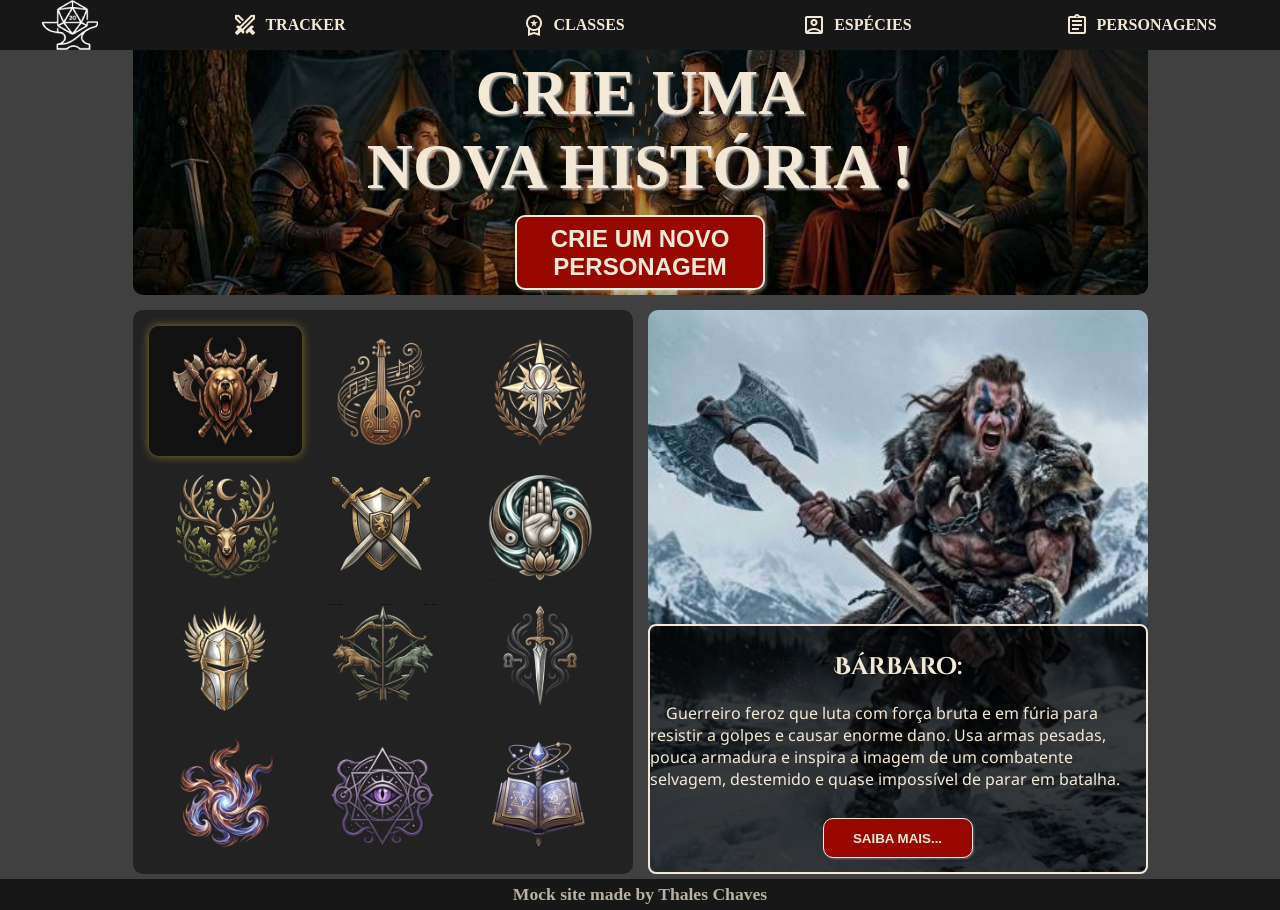
<file: index.html>
<!DOCTYPE html>
<html lang="pt-br">
<head>
    <meta charset="UTF-8">
    <meta name="viewport" content="width=device-width, initial-scale=1.0">
    <title>DnD Classes</title>
    <link rel="stylesheet" href="estilos/style.css">
    <link rel="shortcut icon" href="images/logo-favicon.png" type="image/x-icon">
    <link rel="stylesheet"href="https://fonts.googleapis.com/css2?family=Material+Symbols+Outlined"/>
    
</head>
<body>
    <header>
        <a href="index.html" class="header-img"><img src="images/logo-150.png" alt="DnD Logo" ></a>
        <button id="menu-toggle" aria-label="Open Menu">
        <span class="material-symbols-outlined">menu</span>
        </button>
        <nav id="header-menu">
           <a href="tracker.html"><span class="material-symbols-outlined">swords</span> TRACKER</a>
           <a href="#"><span class="material-symbols-outlined">workspace_premium</span> CLASSES</a>
           <a href="#"><span class="material-symbols-outlined">account_box</span> ESPÉCIES</a>
           <a href="#"><span class="material-symbols-outlined">assignment</span> PERSONAGENS</a>
           
        </nav> 
    </header>
    
    <main id="index-main">
        <div id="banner">
            <div class="banner-text">
                <h1>CRIE UMA <br>NOVA HISTÓRIA !</h1>
            </div>
            <div class="banner-btn-container">
                <input type="button" value="CRIE UM NOVO PERSONAGEM" class="btn-banner">
            </div>
        </div>
        <div id="class-display">
            <div class="class-preview-text">
                <h1 id="class-title">Bárbaro:</h1>
                <p id="class-text">Guerreiro feroz que luta com força bruta e em fúria para resistir a golpes e causar enorme dano. Usa armas pesadas, pouca armadura e inspira a imagem de um combatente selvagem, destemido e quase impossível de parar em batalha.</p>
                <input type="button" value="SAIBA MAIS..." class="class-btn">
            </div>
            
            
        </div>
        <div id="classes-cards">
            <button class="class-card choosen" data-class="barbarian">
                <img src="images/class-logos/barbarian-icon.png" alt="Barbarian Icon" class="class-icon"></button>
            <button class="class-card" data-class="bard">
                <img src="images/class-logos/bard-icon.png" alt="Bard Icon" class="class-icon"></button>
            <button class="class-card" data-class="cleric">
                <img src="images/class-logos/cleric-icon.png" alt="Cleric Icon" class="class-icon"></button>
            <button class="class-card" data-class="druid">
                <img src="images/class-logos/druid-icon.png" alt="Druid Icon" class="class-icon"></button>
            <button class="class-card" data-class="fighter">
                <img src="images/class-logos/fighter-icon.png" alt="Fighter Icon" class="class-icon"></button>
            <button class="class-card" data-class="monk">
                <img src="images/class-logos/monk-icon.png" alt="Monk Icon" class="class-icon"></button>
            <button class="class-card" data-class="paladin">
                <img src="images/class-logos/paladin-icon.png" alt="Paladin Icon" class="class-icon"></button>
            <button class="class-card" data-class="ranger">
                <img src="images/class-logos/ranger-icon.png" alt="Ranger Icon" class="class-icon"></button>
            <button class="class-card" data-class="rogue" >
                <img src="images/class-logos/rogue-icon.png" alt="Rogue Icon" class="class-icon"></button>
            <button class="class-card" data-class="sorcerer">
                <img src="images/class-logos/sorcerer-icon.png" alt="Sorcerer Icon" class="class-icon"></button>
            <button class="class-card" data-class="warlock">
                <img src="images/class-logos/warlock-icon.png" alt="Warlock Icon" class="class-icon"></button>
            <button class="class-card" data-class="wizard">
                <img src="images/class-logos/wizard-icon.png" alt="Wizard Icon" class="class-icon"></button>        
        </div>
    </main>
    <footer>
        <p>Mock site made by <a href="https://github.com/ThanagorTales" target="_blank">Thales Chaves</a></p>
    </footer>
    <script src="scripts/index-script.js"></script>
    <script src="scripts/menu-script.js"></script>
</body>
</html>
</file>
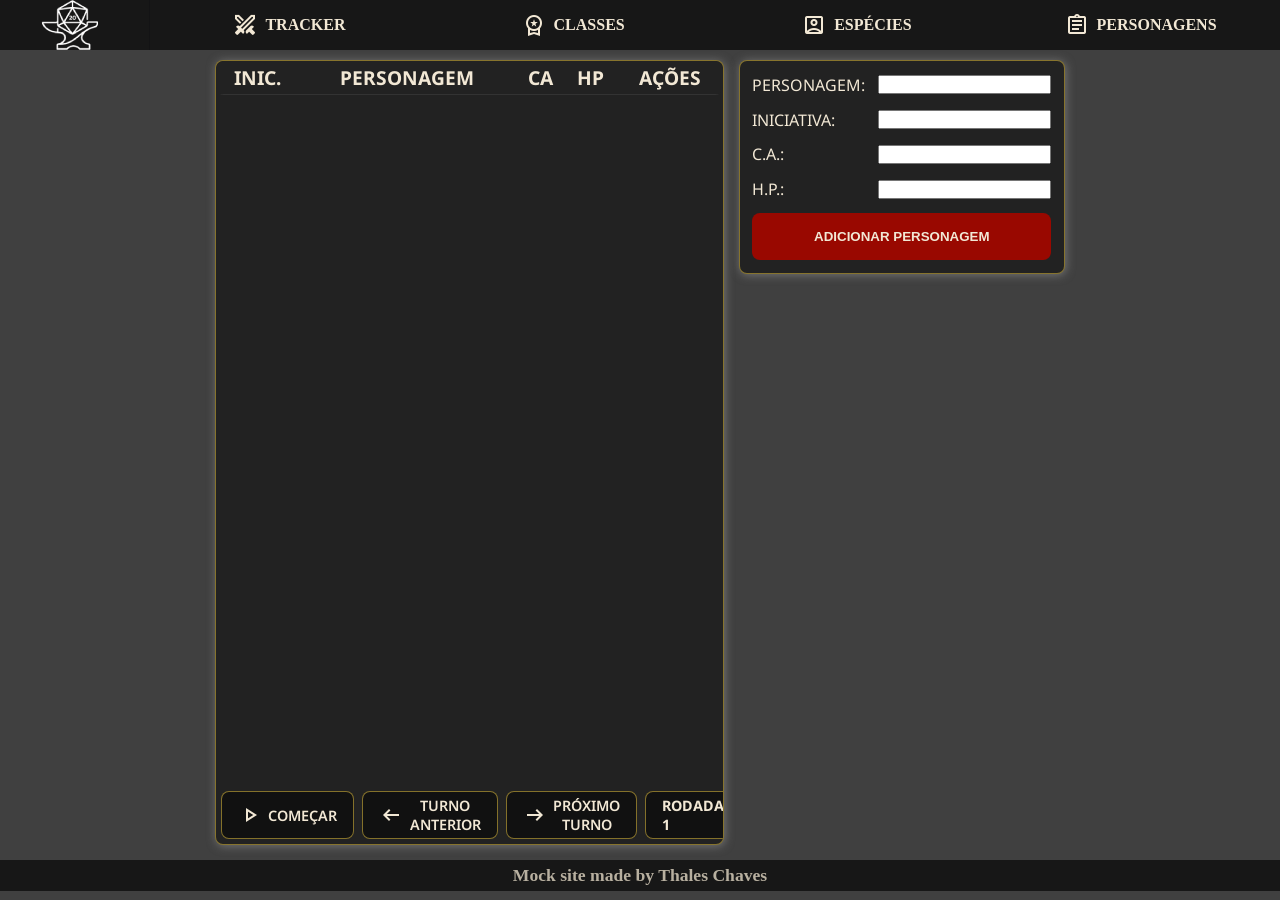
<file: tracker.html>
<!DOCTYPE html>
<html lang="pt-br">
<head>
    <meta charset="UTF-8">
    <meta name="viewport" content="width=device-width, initial-scale=1.0">
    <title>DnD Classes</title>
    <link rel="stylesheet" href="estilos/style.css">
    <link rel="stylesheet" href="estilos/tracker-style.css">
    <link rel="shortcut icon" href="images/logo-favicon.png" type="image/x-icon">
    <link rel="stylesheet"href="https://fonts.googleapis.com/css2?family=Material+Symbols+Outlined"/>
    
    
</head>
<body>
    <header>
        <a href="index.html" class="header-img"><img src="images/logo-150.png" alt="DnD Logo" ></a>
        <button id="menu-toggle" aria-label="Open Menu">
        <span class="material-symbols-outlined">menu</span>
        </button>
        <nav id="header-menu">
           <a href="tracker.html"><span class="material-symbols-outlined">swords</span> TRACKER</a>
           <a href="#"><span class="material-symbols-outlined">workspace_premium</span> CLASSES</a>
           <a href="#"><span class="material-symbols-outlined">account_box</span> ESPÉCIES</a>
           <a href="#"><span class="material-symbols-outlined">assignment</span> PERSONAGENS</a>
           
        </nav> 
    </header>
    
    <main id="tracker-main">
        <section id="tracker-input">
                <form id="tracker-form">
                    <label for="character">PERSONAGEM:</label>
                    <input type="text" id="character" name="character">
                    <label for="initiative">INICIATIVA:</label>
                    <input type="number" id="initiative" name="initiative">
                    <label for="ac">C.A.:</label>
                    <input type="number" id="ac" name="ac">
                    <label for="hp">H.P.:</label>
                    <input type="number" id="hp" name="hp">
                    <button id="add-save" type="submit">ADICIONAR PERSONAGEM</button>
                </form>
            </section>
        <section id="card-section">
            <section id="table-section">
                <table>
                    <thead>
                        <tr>
                            <th>INIC.</th>
                            <th>PERSONAGEM</th>
                            <th>CA</th>
                            <th>HP</th>
                            <th>AÇÕES</th>
                        </tr>
                    </thead>
                    <tbody id="table-body">
            
                    </tbody>
                </table>
            </section>
            
            <section id="nav">
                <button id="start-btn">
                    <span class="material-symbols-outlined">play_arrow</span>
                    <span class="btn-text">COMEÇAR</span>
                </button>

                <button id="previousTurn-btn">
                    <span class="material-symbols-outlined">arrow_left_alt</span>
                    <span class="btn-text">TURNO ANTERIOR</span>
                </button>

                <button id="nextTurn-btn">
                    <span class="material-symbols-outlined">arrow_right_alt</span>
                    <span class="btn-text">PRÓXIMO TURNO</span>
                </button>
                
                <div id="combat-info">
                <p>RODADA: <span id="round">1</span></p></div>
            </section>
        </section>
    </main>
    
    <footer>
        <p>Mock site made by <a href="https://github.com/ThanagorTales" target="_blank">Thales Chaves</a></p>
    </footer>
        <script src="scripts/menu-script.js"></script>
        <script src="scripts/tracker-script.js"></script>
</body>
</html>
</file>
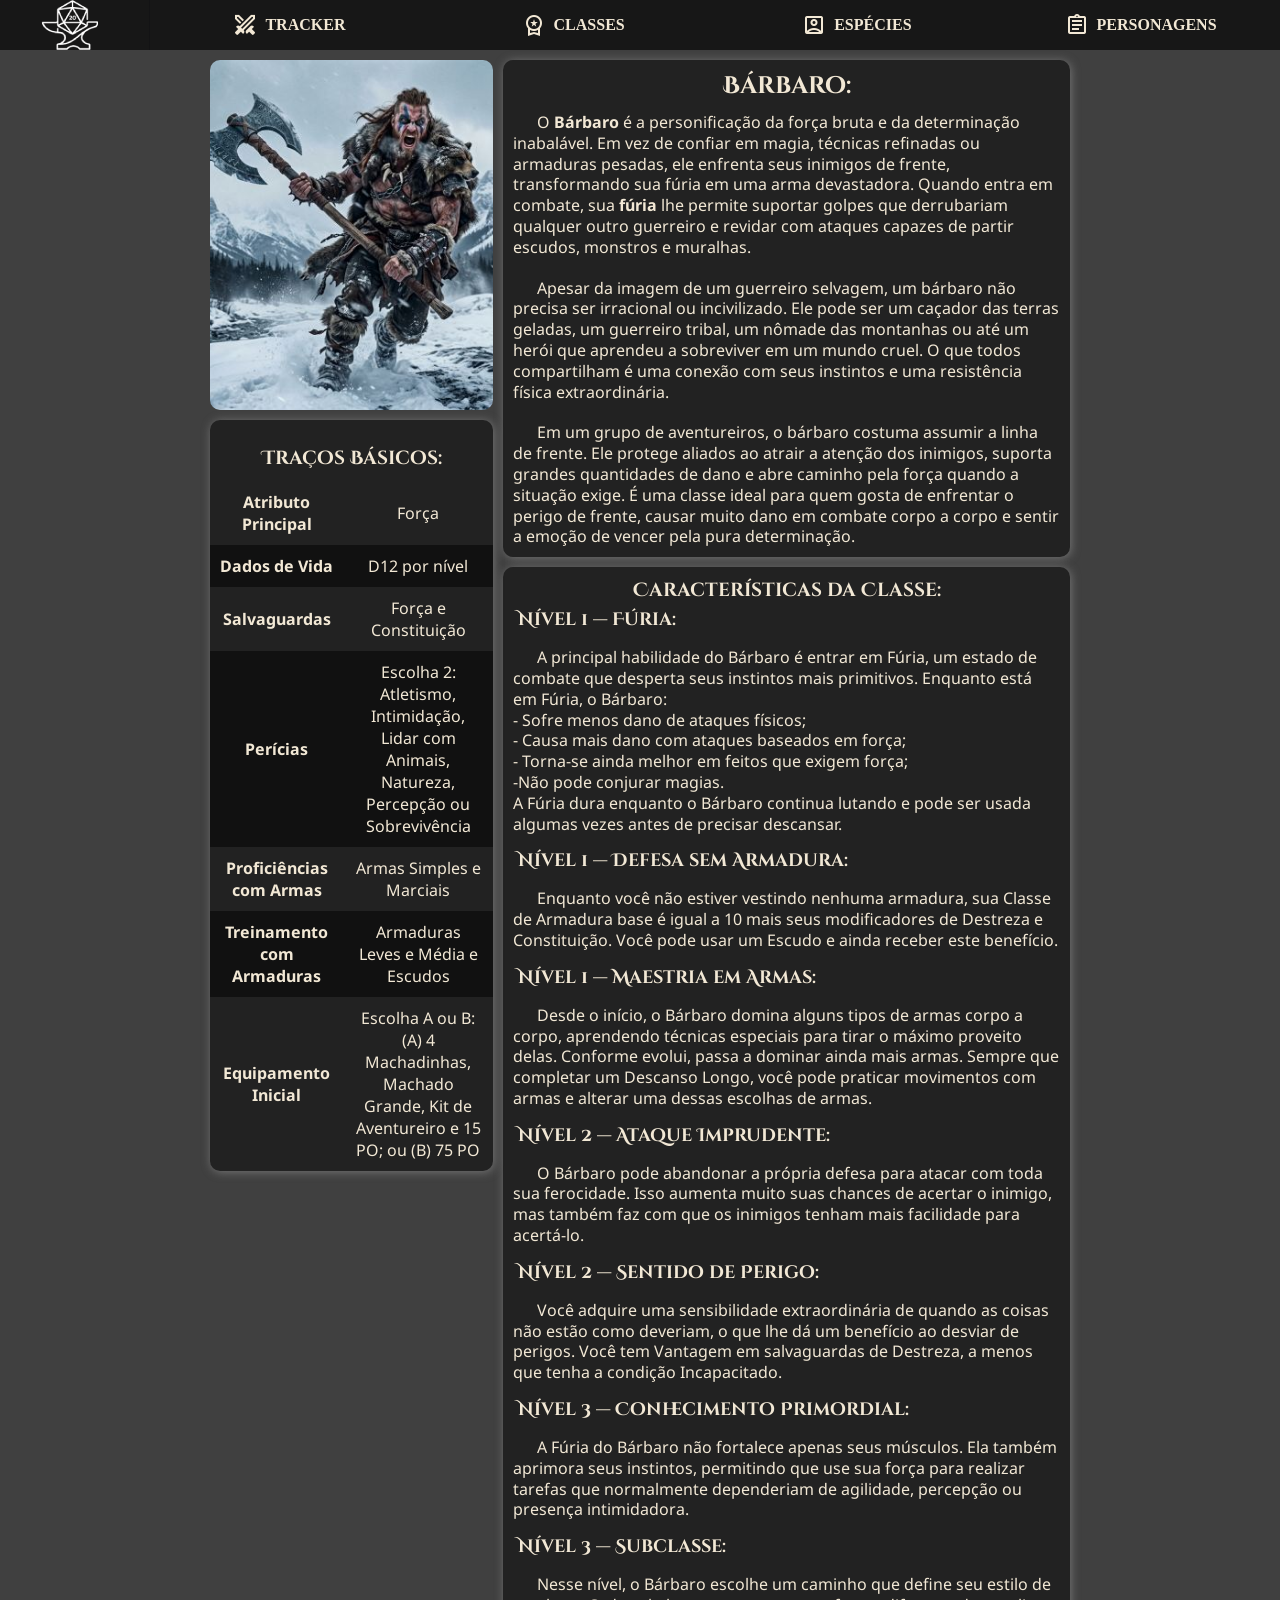
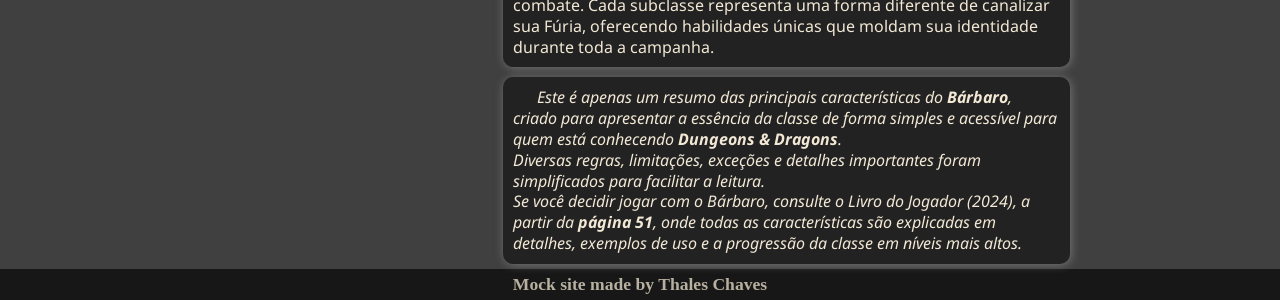
<file: classes/barbarian.html>
<!DOCTYPE html>
<html lang="pt-br">
<head>
    <meta charset="UTF-8">
    <meta name="viewport" content="width=device-width, initial-scale=1.0">
    <title>Bárbaro</title>
    <link rel="stylesheet" href="../estilos/style.css">
    <link rel="shortcut icon" href="../images/logo-favicon.png" type="image/x-icon">
    <link rel="stylesheet"href="https://fonts.googleapis.com/css2?family=Material+Symbols+Outlined"/>
    
</head>
<body>
    <header>
       <a href="../index.html" class="header-img"><img src="../images/logo-150.png" alt="DnD Logo" ></a>
        <button id="menu-toggle" aria-label="Open Menu">
        <span class="material-symbols-outlined">menu</span>
        </button>
        <nav id="header-menu">
           <a href="#"><span class="material-symbols-outlined">swords</span> TRACKER</a>
           <a href="#"><span class="material-symbols-outlined">workspace_premium</span> CLASSES</a>
           <a href="#"><span class="material-symbols-outlined">account_box</span> ESPÉCIES</a>
           <a href="#"><span class="material-symbols-outlined">assignment</span> PERSONAGENS</a>
           
        </nav> 
    </header>
    
    <main id="class-main">
       <div id="class-sidebar">
           <section id="class-img">
            <img src="../images/class-portrait/barbarian-portrait.jpg" alt="">
           </section>
           <section id="class-info">
            <h2>Traços Básicos:</h2>
            <table id="traits-table">
                <tr>
                    <th><strong>Atributo Principal</strong></th>
                    <td>Força</td>
                </tr>
                <tr>
                    <th><strong>Dados de Vida</strong></th>
                    <td>D12 por nível</td>
                </tr>
                <tr>
                    <th><strong>Salvaguardas</strong></th>
                    <td>Força e Constituição</td>
                </tr>
                <tr>
                    <th><strong>Perícias</strong></th>
                    <td>Escolha 2: Atletismo, Intimidação, Lidar com  Animais, Natureza, Percepção ou Sobrevivência</td>
                </tr>
                <tr>
                    <th><strong>Proficiências com Armas</strong></th>
                    <td>Armas Simples e Marciais</td>
                </tr>
                <tr>
                    <th><strong>Treinamento com Armaduras</strong></th>
                    <td>Armaduras Leves e Média e Escudos</td>
                </tr>
                <tr>
                    <th><strong>Equipamento Inicial</strong></th>
                    <td>Escolha A ou B: (A) 4 Machadinhas, Machado Grande, Kit de Aventureiro e 15 PO; ou (B) 75 PO</td>
                </tr>
            </table>
           </section>
       </div>

       <div id="class-content">
           <section id="class-description">
            <h1>Bárbaro:</h1>
            <p>O <strong>Bárbaro</strong> é a personificação da força bruta e da determinação inabalável. Em vez de confiar em magia, técnicas refinadas ou armaduras pesadas, ele enfrenta seus inimigos de frente, transformando sua fúria em uma arma devastadora. Quando entra em combate, sua <strong>fúria </strong>lhe permite suportar golpes que derrubariam qualquer outro guerreiro e revidar com ataques capazes de partir escudos, monstros e muralhas.</p>
            <p>Apesar da imagem de um guerreiro selvagem, um bárbaro não precisa ser irracional ou incivilizado. Ele pode ser um caçador das terras geladas, um guerreiro tribal, um nômade das montanhas ou até um herói que aprendeu a sobreviver em um mundo cruel. O que todos compartilham é uma conexão com seus instintos e uma resistência física extraordinária.</p>
           
            <p>Em um grupo de aventureiros, o bárbaro costuma assumir a linha de frente. Ele protege aliados ao atrair a atenção dos inimigos, suporta grandes quantidades de dano e abre caminho pela força quando a situação exige. É uma classe ideal para quem gosta de enfrentar o perigo de frente, causar muito dano em combate corpo a corpo e sentir a emoção de vencer pela pura determinação.</p>
           </section>   
           <section id="class-traits">
            <h2>Características da Classe:</h2>
            <h3>Nível 1 — Fúria:</h3>
            <p>A principal habilidade do Bárbaro é entrar em Fúria, um estado de combate que desperta seus instintos mais primitivos.
            Enquanto está em Fúria, o Bárbaro:
            <br>- Sofre menos dano de ataques físicos;
            <br>- Causa mais dano com ataques baseados em força;
            <br>- Torna-se ainda melhor em feitos que exigem força;
            <br>-Não pode conjurar magias.
            <br>A Fúria dura enquanto o Bárbaro continua lutando e pode ser usada algumas vezes antes de precisar descansar.</p>
            <h3>Nível 1 — Defesa sem Armadura:</h3>
            <p>Enquanto você não estiver vestindo nenhuma armadura, sua Classe de Armadura base é igual a 10 mais seus
            modificadores de Destreza e Constituição. Você pode
            usar um Escudo e ainda receber este benefício.</p>
            <h3>Nível 1 — Maestria em Armas:</h3>
            <p>Desde o início, o Bárbaro domina alguns tipos de armas corpo a corpo, aprendendo técnicas especiais para tirar o máximo proveito delas. Conforme evolui, passa a dominar ainda mais armas. Sempre que completar um Descanso Longo, você pode praticar
            movimentos com armas e alterar uma dessas escolhas
            de armas.</p>
            <h3>Nível 2 — Ataque Imprudente:</h3>
            <p>O Bárbaro pode abandonar a própria defesa para atacar com toda sua ferocidade. Isso aumenta muito suas chances de acertar o inimigo, mas também faz com que os inimigos tenham mais facilidade para acertá-lo.</p>
            <h3>Nível 2 — Sentido de Perigo:</h3>
            <p>Você adquire uma sensibilidade extraordinária de
            quando as coisas não estão como deveriam, o que lhe
            dá um benefício ao desviar de perigos. Você tem Vantagem em salvaguardas de Destreza, a menos que tenha a
            condição Incapacitado.</p>
            <h3>Nível 3 — Conhecimento Primordial:</h3>
            <p>A Fúria do Bárbaro não fortalece apenas seus músculos. Ela também aprimora seus instintos, permitindo que use sua força para realizar tarefas que normalmente dependeriam de agilidade, percepção ou presença intimidadora.
            </p>
            <h3>Nível 3 — Subclasse:</h3>
            <p>Nesse nível, o Bárbaro escolhe um caminho que define seu estilo de combate. Cada subclasse representa uma forma diferente de canalizar sua Fúria, oferecendo habilidades únicas que moldam sua identidade durante toda a campanha.
            </p>
           </section>
           
           <section id="class-quote">
             <p><i>
                Este é apenas um resumo das principais características do <strong>Bárbaro</strong>, criado para apresentar a essência da classe de forma simples e acessível para quem está conhecendo <strong>Dungeons & Dragons</strong>.<br> Diversas regras, limitações, exceções e detalhes importantes foram simplificados para facilitar a leitura.<br>
                Se você decidir jogar com o Bárbaro, consulte o Livro do Jogador (2024), a partir da <strong>página 51</strong>, onde todas as características são explicadas em detalhes, exemplos de uso e a progressão da classe em níveis mais altos.
            </i></p>
           </section>
       </div>
    </main>
   
    <footer>
        <p>Mock site made by <a href="https://github.com/ThanagorTales" target="_blank">Thales Chaves</a></p>
    </footer>
    <script src="../scripts/menu-script.js"></script>
</body>
</html>
</file>
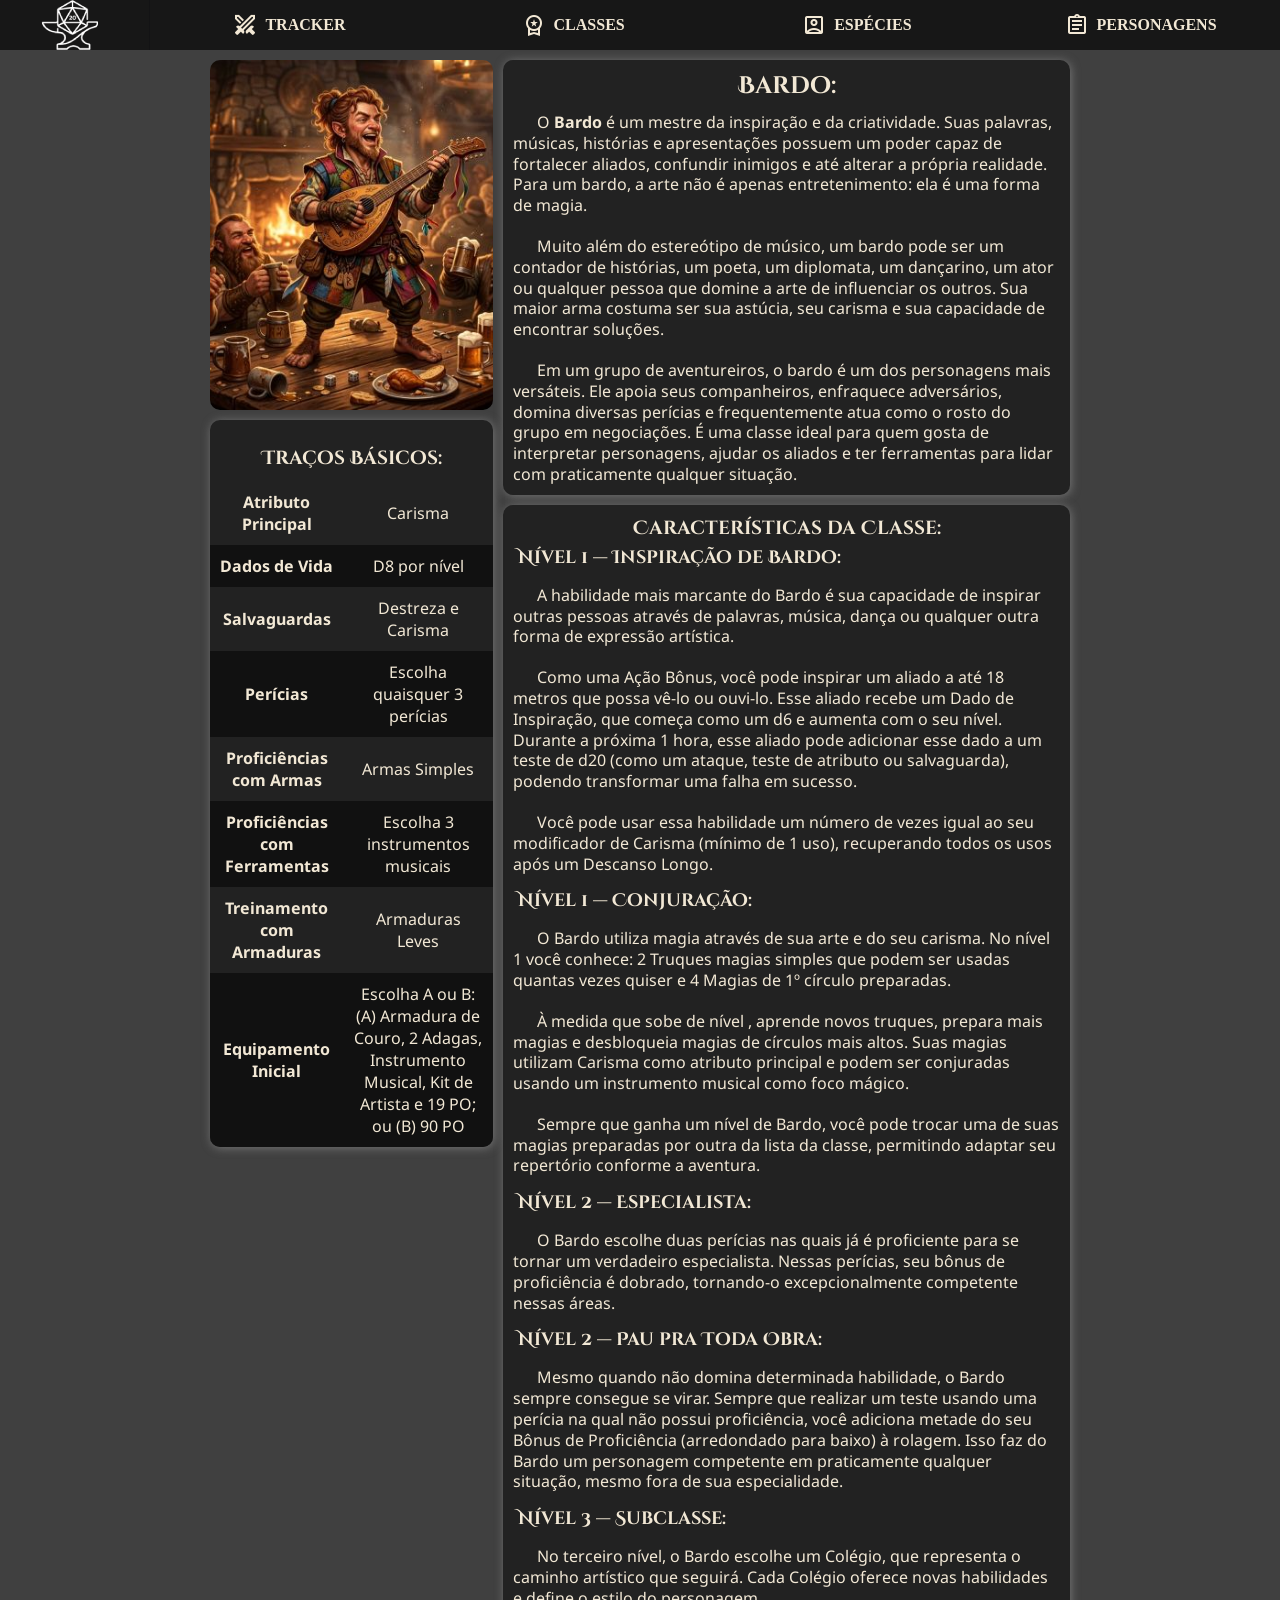
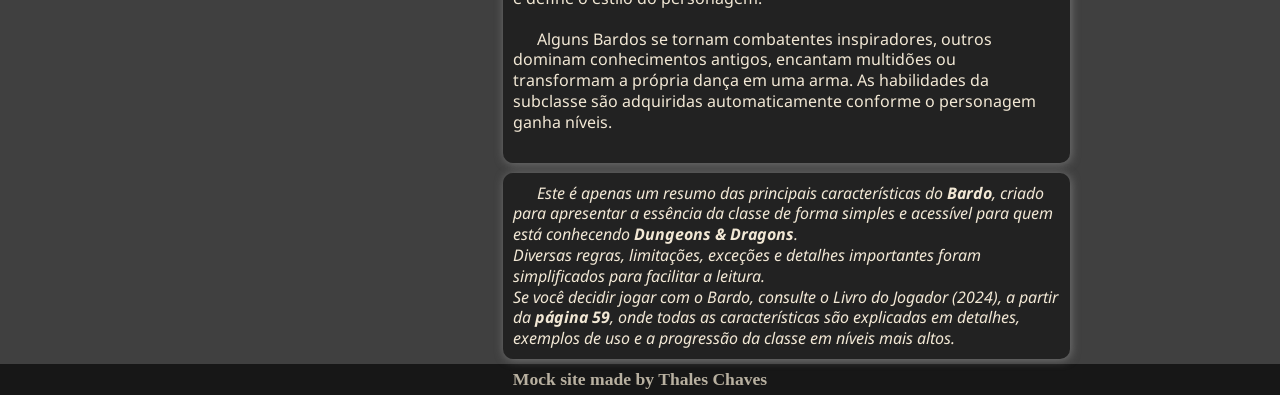
<file: classes/bard.html>
<!DOCTYPE html>
<html lang="pt-br">
<head>
    <meta charset="UTF-8">
    <meta name="viewport" content="width=device-width, initial-scale=1.0">
    <title>Bardo</title>
    <link rel="stylesheet" href="../estilos/style.css">
    <link rel="shortcut icon" href="../images/logo-favicon.png" type="image/x-icon">
    <link rel="stylesheet"href="https://fonts.googleapis.com/css2?family=Material+Symbols+Outlined"/>
    
</head>
<body>
    <header>
       <a href="../index.html" class="header-img"><img src="../images/logo-150.png" alt="DnD Logo" ></a>
        <button id="menu-toggle" aria-label="Open Menu">
        <span class="material-symbols-outlined">menu</span>
        </button>
        <nav id="header-menu">
           <a href="#"><span class="material-symbols-outlined">swords</span> TRACKER</a>
           <a href="#"><span class="material-symbols-outlined">workspace_premium</span> CLASSES</a>
           <a href="#"><span class="material-symbols-outlined">account_box</span> ESPÉCIES</a>
           <a href="#"><span class="material-symbols-outlined">assignment</span> PERSONAGENS</a>
           
        </nav> 
    </header>
    
    <main id="class-main">
       <div id="class-sidebar">
           <section id="class-img">
            <img src="../images/class-portrait/bard-portrait.jpg" alt="">
           </section>
           <section id="class-info">
            <h2>Traços Básicos:</h2>
            <table id="traits-table">
                <tr>
                    <th><strong>Atributo Principal</strong></th>
                    <td>Carisma</td>
                </tr>
                <tr>
                    <th><strong>Dados de Vida</strong></th>
                    <td>D8 por nível</td>
                </tr>
                <tr>
                    <th><strong>Salvaguardas</strong></th>
                    <td>Destreza e Carisma</td>
                </tr>
                <tr>
                    <th><strong>Perícias</strong></th>
                    <td>Escolha quaisquer 3 perícias</td>
                </tr>
                <tr>
                    <th><strong>Proficiências com Armas</strong></th>
                    <td>Armas Simples</td>
                </tr>
                <tr>
                    <th><strong>Proficiências com Ferramentas</strong></th>
                    <td>Escolha 3 instrumentos musicais</td>
                </tr>
                <tr>
                    <th><strong>Treinamento com Armaduras</strong></th>
                    <td>Armaduras Leves</td>
                </tr>
                <tr>
                    <th><strong>Equipamento Inicial</strong></th>
                    <td>Escolha A ou B: (A) Armadura
                    de Couro, 2 Adagas,
                    Instrumento Musical, Kit de Artista e 19 PO;
                    ou (B) 90 PO</td>
                </tr>
            </table>
           </section>
       </div>

       <div id="class-content">
           <section id="class-description">
            <h1>Bardo:</h1>
            <p>O <strong>Bardo</strong> é um mestre da inspiração e da criatividade. Suas palavras, músicas, histórias e apresentações possuem um poder capaz de fortalecer aliados, confundir inimigos e até alterar a própria realidade. Para um bardo, a arte não é apenas entretenimento: ela é uma forma de magia.</p>

            <p>Muito além do estereótipo de músico, um bardo pode ser um contador de histórias, um poeta, um diplomata, um dançarino, um ator ou qualquer pessoa que domine a arte de influenciar os outros. Sua maior arma costuma ser sua astúcia, seu carisma e sua capacidade de encontrar soluções.</p>
           
            <p>Em um grupo de aventureiros, o bardo é um dos personagens mais versáteis. Ele apoia seus companheiros, enfraquece adversários, domina diversas perícias e frequentemente atua como o rosto do grupo em negociações. É uma classe ideal para quem gosta de interpretar personagens, ajudar os aliados e ter ferramentas para lidar com praticamente qualquer situação.</p>
           </section>   
           <section id="class-traits">
            <h2>Características da Classe:</h2>
            <h3>Nível 1 — Inspiração de Bardo:</h3>
            <p>A habilidade mais marcante do Bardo é sua capacidade de inspirar outras pessoas através de palavras, música, dança ou qualquer outra forma de expressão artística.</p>

            <p>Como uma Ação Bônus, você pode inspirar um aliado a até 18 metros que possa vê-lo ou ouvi-lo. Esse aliado recebe um Dado de Inspiração, que começa como um d6 e aumenta com o seu nível. Durante a próxima 1 hora, esse aliado pode adicionar esse dado a um teste de d20 (como um ataque, teste de atributo ou salvaguarda), podendo transformar uma falha em sucesso.</p>

            <p>Você pode usar essa habilidade um número de vezes igual ao seu modificador de Carisma (mínimo de 1 uso), recuperando todos os usos após um Descanso Longo.</p>
            <h3>Nível 1 — Conjuração:</h3>
            <p>O Bardo utiliza magia através de sua arte e do seu carisma. No nível 1 você conhece: 2 Truques magias simples que podem ser usadas quantas vezes quiser e 4 Magias de 1º círculo preparadas.</p>
            <p>À medida que sobe de nível , aprende novos truques, prepara mais magias e desbloqueia magias de círculos mais altos.
            Suas magias utilizam Carisma como atributo principal e podem ser conjuradas usando um instrumento musical como foco mágico.</p>
            <p>Sempre que ganha um nível de Bardo, você pode trocar uma de suas magias preparadas por outra da lista da classe, permitindo adaptar seu repertório conforme a aventura.</p>
            <h3>Nível 2 — Especialista:</h3>
            <p>O Bardo escolhe duas perícias nas quais já é proficiente para se tornar um verdadeiro especialista. Nessas perícias, seu bônus de proficiência é dobrado, tornando-o excepcionalmente competente nessas áreas.</p>
            <h3>Nível 2 — Pau pra Toda Obra:</h3>
            <p>Mesmo quando não domina determinada habilidade, o Bardo sempre consegue se virar. Sempre que realizar um teste usando uma perícia na qual não possui proficiência, você adiciona metade do seu Bônus de Proficiência (arredondado para baixo) à rolagem. Isso faz do Bardo um personagem competente em praticamente qualquer situação, mesmo fora de sua especialidade.</p>
            <h3>Nível 3 — Subclasse:</h3>
            <p>No terceiro nível, o Bardo escolhe um Colégio, que representa o caminho artístico que seguirá. Cada Colégio oferece novas habilidades e define o estilo do personagem.</p>
            <p>Alguns Bardos se tornam combatentes inspiradores, outros dominam conhecimentos antigos, encantam multidões ou transformam a própria dança em uma arma. As habilidades da subclasse são adquiridas automaticamente conforme o personagem ganha níveis.</p>
            </p>
           </section>
           
           <section id="class-quote">
             <p><i>
                Este é apenas um resumo das principais características do <strong>Bardo</strong>, criado para apresentar a essência da classe de forma simples e acessível para quem está conhecendo <strong>Dungeons & Dragons</strong>.<br> Diversas regras, limitações, exceções e detalhes importantes foram simplificados para facilitar a leitura.<br>
                Se você decidir jogar com o Bardo, consulte o Livro do Jogador (2024), a partir da <strong>página 59</strong>, onde todas as características são explicadas em detalhes, exemplos de uso e a progressão da classe em níveis mais altos.
            </i></p>
           </section>
       </div>
    </main>
   
    <footer>
        <p>Mock site made by <a href="https://github.com/ThanagorTales" target="_blank">Thales Chaves</a></p>
    </footer>
    <script src="../scripts/menu-script.js"></script>
</body>
</html>
</file>
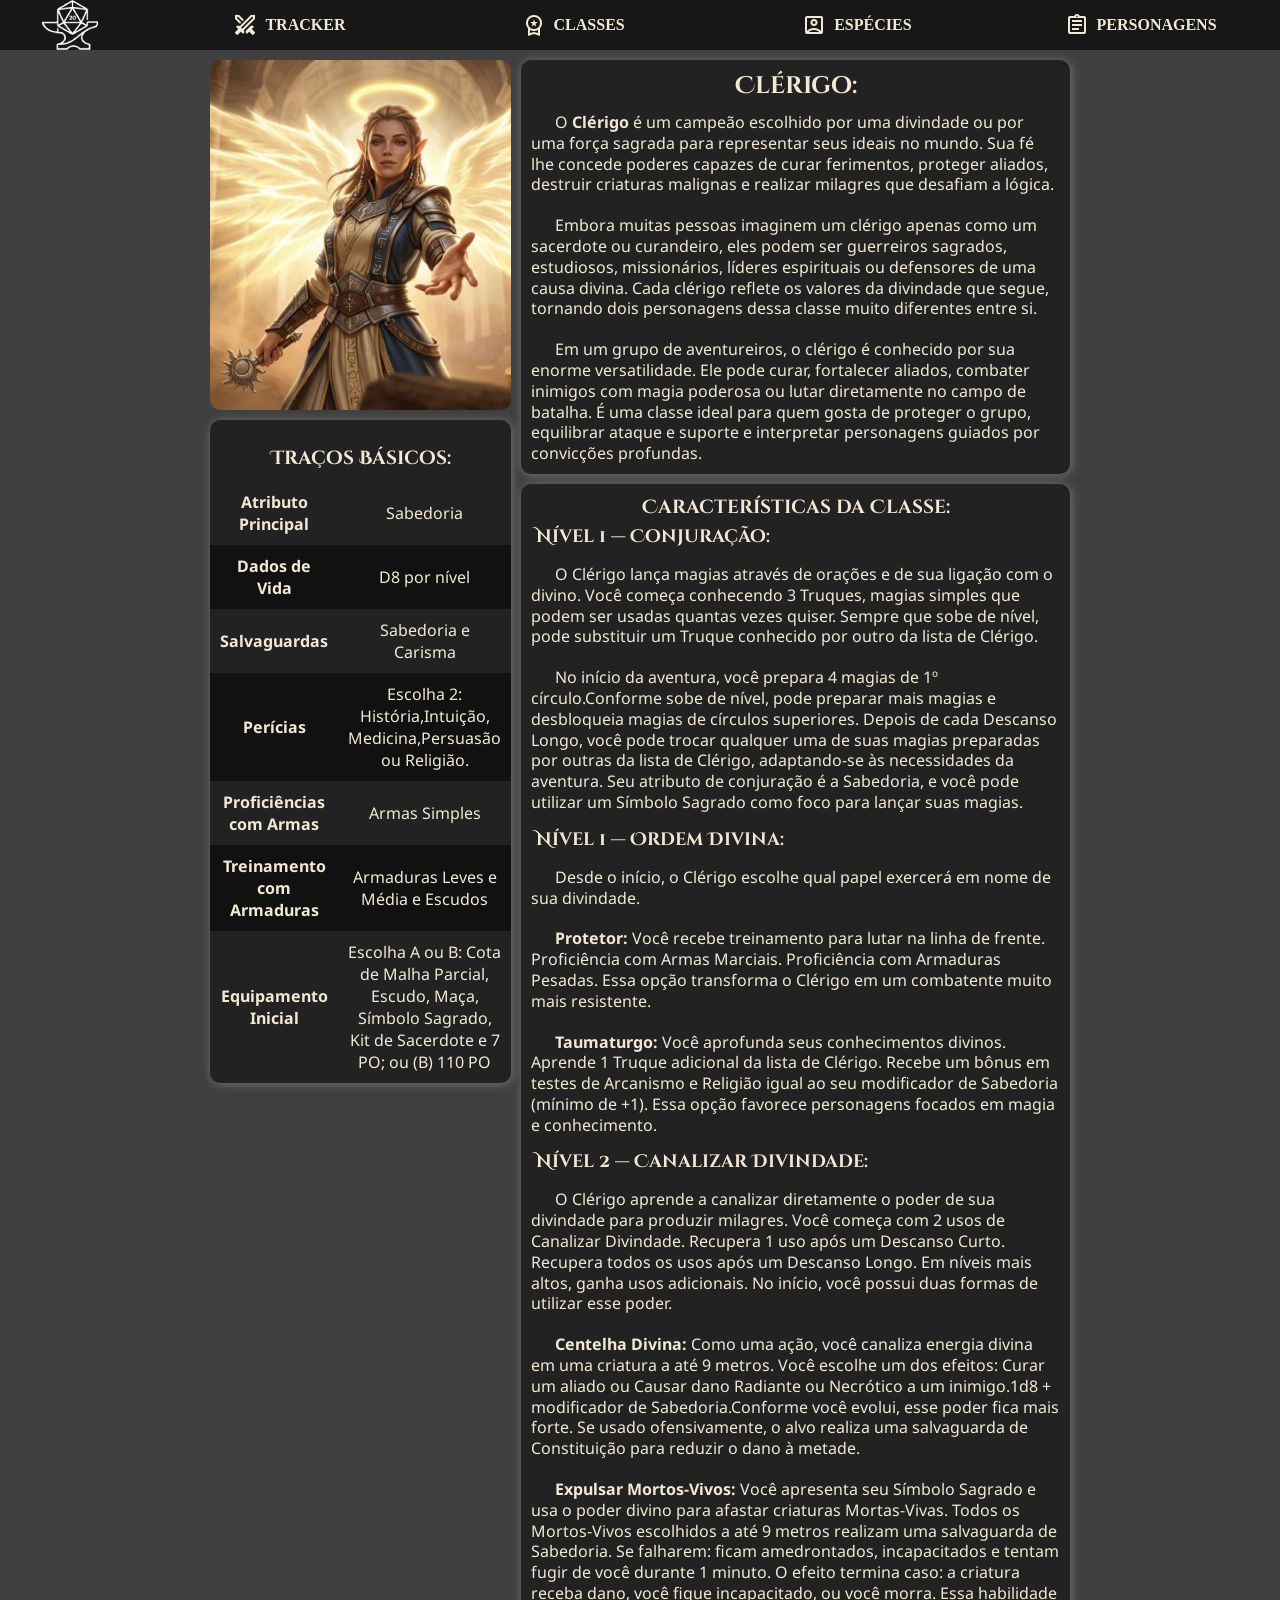
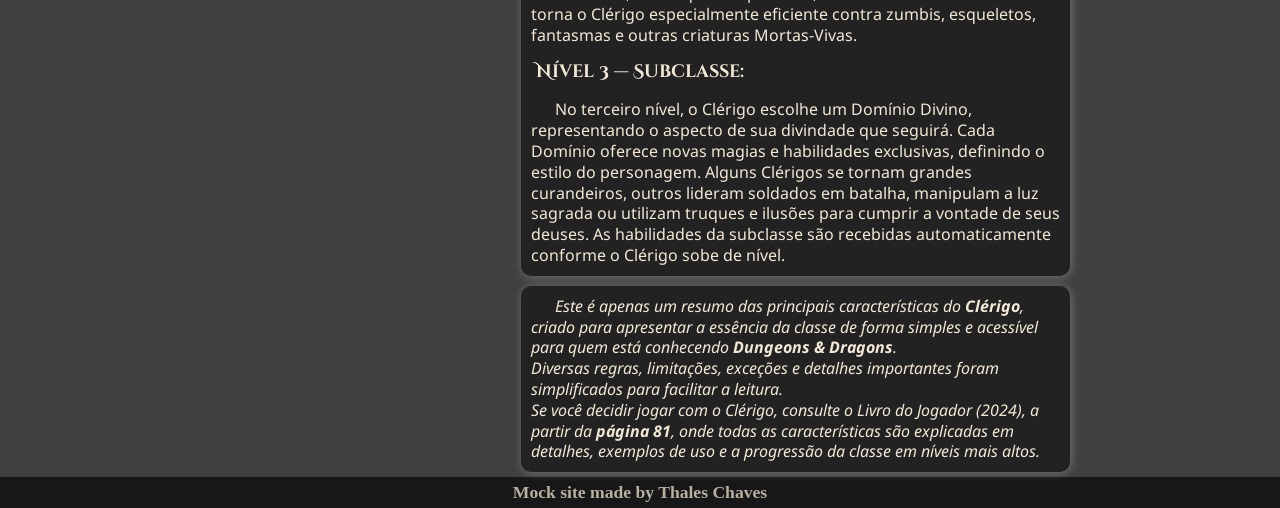
<file: classes/cleric.html>
<!DOCTYPE html>
<html lang="pt-br">
<head>
    <meta charset="UTF-8">
    <meta name="viewport" content="width=device-width, initial-scale=1.0">
    <title>Clérigo</title>
    <link rel="stylesheet" href="../estilos/style.css">
    <link rel="shortcut icon" href="../images/logo-favicon.png" type="image/x-icon">
    <link rel="stylesheet"href="https://fonts.googleapis.com/css2?family=Material+Symbols+Outlined"/>
    
</head>
<body>
    <header>
       <a href="../index.html" class="header-img"><img src="../images/logo-150.png" alt="DnD Logo" ></a>
        <button id="menu-toggle" aria-label="Open Menu">
        <span class="material-symbols-outlined">menu</span>
        </button>
        <nav id="header-menu">
           <a href="#"><span class="material-symbols-outlined">swords</span> TRACKER</a>
           <a href="#"><span class="material-symbols-outlined">workspace_premium</span> CLASSES</a>
           <a href="#"><span class="material-symbols-outlined">account_box</span> ESPÉCIES</a>
           <a href="#"><span class="material-symbols-outlined">assignment</span> PERSONAGENS</a>
           
        </nav> 
    </header>
    
    <main id="class-main">
       <div id="class-sidebar">
           <section id="class-img">
            <img src="../images/class-portrait/cleric-portrait.jpg" alt="">
           </section>
           <section id="class-info">
            <h2>Traços Básicos:</h2>
            <table id="traits-table">
                <tr>
                    <th><strong>Atributo Principal</strong></th>
                    <td>Sabedoria</td>
                </tr>
                <tr>
                    <th><strong>Dados de Vida</strong></th>
                    <td>D8 por nível</td>
                </tr>
                <tr>
                    <th><strong>Salvaguardas</strong></th>
                    <td>Sabedoria e Carisma</td>
                </tr>
                <tr>
                    <th><strong>Perícias</strong></th>
                    <td>Escolha 2: História,Intuição, Medicina,Persuasão ou Religião.</td>
                </tr>
                <tr>
                    <th><strong>Proficiências com Armas</strong></th>
                    <td>Armas Simples</td>
                </tr>
                <tr>
                    <th><strong>Treinamento com Armaduras</strong></th>
                    <td>Armaduras Leves e Média e Escudos</td>
                </tr>
                <tr>
                    <th><strong>Equipamento Inicial</strong></th>
                    <td>Escolha A ou B: Cota de Malha Parcial, Escudo, Maça, Símbolo Sagrado, Kit de Sacerdote e 7 PO; ou (B) 110 PO</td>
                </tr>
            </table>
           </section>
       </div>

       <div id="class-content">
           <section id="class-description">
            <h1>Clérigo:</h1>
            <p>O <strong>Clérigo</strong> é um campeão escolhido por uma divindade ou por uma força sagrada para representar seus ideais no mundo. Sua fé lhe concede poderes capazes de curar ferimentos, proteger aliados, destruir criaturas malignas e realizar milagres que desafiam a lógica.</p>
            <p>Embora muitas pessoas imaginem um clérigo apenas como um sacerdote ou curandeiro, eles podem ser guerreiros sagrados, estudiosos, missionários, líderes espirituais ou defensores de uma causa divina. Cada clérigo reflete os valores da divindade que segue, tornando dois personagens dessa classe muito diferentes entre si.</p>
            <p>Em um grupo de aventureiros, o clérigo é conhecido por sua enorme versatilidade. Ele pode curar, fortalecer aliados, combater inimigos com magia poderosa ou lutar diretamente no campo de batalha. É uma classe ideal para quem gosta de proteger o grupo, equilibrar ataque e suporte e interpretar personagens guiados por convicções profundas.</p>
           </section>   
           <section id="class-traits">
            <h2>Características da Classe:</h2>
            <h3>Nível 1 — Conjuração:</h3>
            <p>O Clérigo lança magias através de orações e de sua ligação com o divino. Você começa conhecendo 3 Truques, magias simples que podem ser usadas quantas vezes quiser. Sempre que sobe de nível, pode substituir um Truque conhecido por outro da lista de Clérigo.</p>
            <p>No início da aventura, você prepara 4 magias de 1º círculo.Conforme sobe de nível, pode preparar mais magias e desbloqueia magias de círculos superiores. Depois de cada Descanso Longo, você pode trocar qualquer uma de suas magias preparadas por outras da lista de Clérigo, adaptando-se às necessidades da aventura. Seu atributo de conjuração é a Sabedoria, e você pode utilizar um Símbolo Sagrado como foco para lançar suas magias.</p>
            <h3>Nível 1 — Ordem Divina:</h3>
            <p>Desde o início, o Clérigo escolhe qual papel exercerá em nome de sua divindade.</p>
            <p><strong>Protetor:</strong> Você recebe treinamento para lutar na linha de frente. Proficiência com Armas Marciais.  Proficiência com Armaduras Pesadas. Essa opção transforma o Clérigo em um combatente muito mais resistente.</p>
            <p><strong>Taumaturgo:</strong> Você aprofunda seus conhecimentos divinos. Aprende 1 Truque adicional da lista de Clérigo. Recebe um bônus em testes de Arcanismo e Religião igual ao seu modificador de Sabedoria (mínimo de +1). Essa opção favorece personagens focados em magia e conhecimento.</p>
            <h3>Nível 2 — Canalizar Divindade:</h3>
            <p>O Clérigo aprende a canalizar diretamente o poder de sua divindade para produzir milagres. Você começa com 2 usos de Canalizar Divindade. Recupera 1 uso após um Descanso Curto.
            Recupera todos os usos após um Descanso Longo. Em níveis mais altos, ganha usos adicionais. No início, você possui duas formas de utilizar esse poder.</p>
            <p><strong>Centelha Divina:</strong> Como uma ação, você canaliza energia divina em uma criatura a até 9 metros. Você escolhe um dos efeitos: Curar um aliado ou Causar dano Radiante ou Necrótico a um inimigo.1d8 + modificador de Sabedoria.Conforme você evolui, esse poder fica mais forte. Se usado ofensivamente, o alvo realiza uma salvaguarda de Constituição para reduzir o dano à metade.</p>
            <p><strong>Expulsar Mortos-Vivos:</strong> Você apresenta seu Símbolo Sagrado e usa o poder divino para afastar criaturas Mortas-Vivas. Todos os Mortos-Vivos escolhidos a até 9 metros realizam uma salvaguarda de Sabedoria. Se falharem: ficam amedrontados, incapacitados e tentam fugir de você durante 1 minuto. O efeito termina caso: a criatura receba dano, você fique incapacitado, ou você morra. Essa habilidade torna o Clérigo especialmente eficiente contra zumbis, esqueletos, fantasmas e outras criaturas Mortas-Vivas.</p>
            
            <h3>Nível 3 — Subclasse:</h3>
            <p>No terceiro nível, o Clérigo escolhe um Domínio Divino, representando o aspecto de sua divindade que seguirá. Cada Domínio oferece novas magias e habilidades exclusivas, definindo o estilo do personagem. Alguns Clérigos se tornam grandes curandeiros, outros lideram soldados em batalha, manipulam a luz sagrada ou utilizam truques e ilusões para cumprir a vontade de seus deuses. As habilidades da subclasse são recebidas automaticamente conforme o Clérigo sobe de nível.
            </p>
           </section>
           
           <section id="class-quote">
             <p><i>
                Este é apenas um resumo das principais características do <strong>Clérigo</strong>, criado para apresentar a essência da classe de forma simples e acessível para quem está conhecendo <strong>Dungeons & Dragons</strong>.<br> Diversas regras, limitações, exceções e detalhes importantes foram simplificados para facilitar a leitura.<br>
                Se você decidir jogar com o Clérigo, consulte o Livro do Jogador (2024), a partir da <strong>página 81</strong>, onde todas as características são explicadas em detalhes, exemplos de uso e a progressão da classe em níveis mais altos.
            </i></p>
           </section>
       </div>
    </main>
   
    <footer>
        <p>Mock site made by <a href="https://github.com/ThanagorTales" target="_blank">Thales Chaves</a></p>
    </footer>
    <script src="../scripts/menu-script.js"></script>
</body>
</html>
</file>
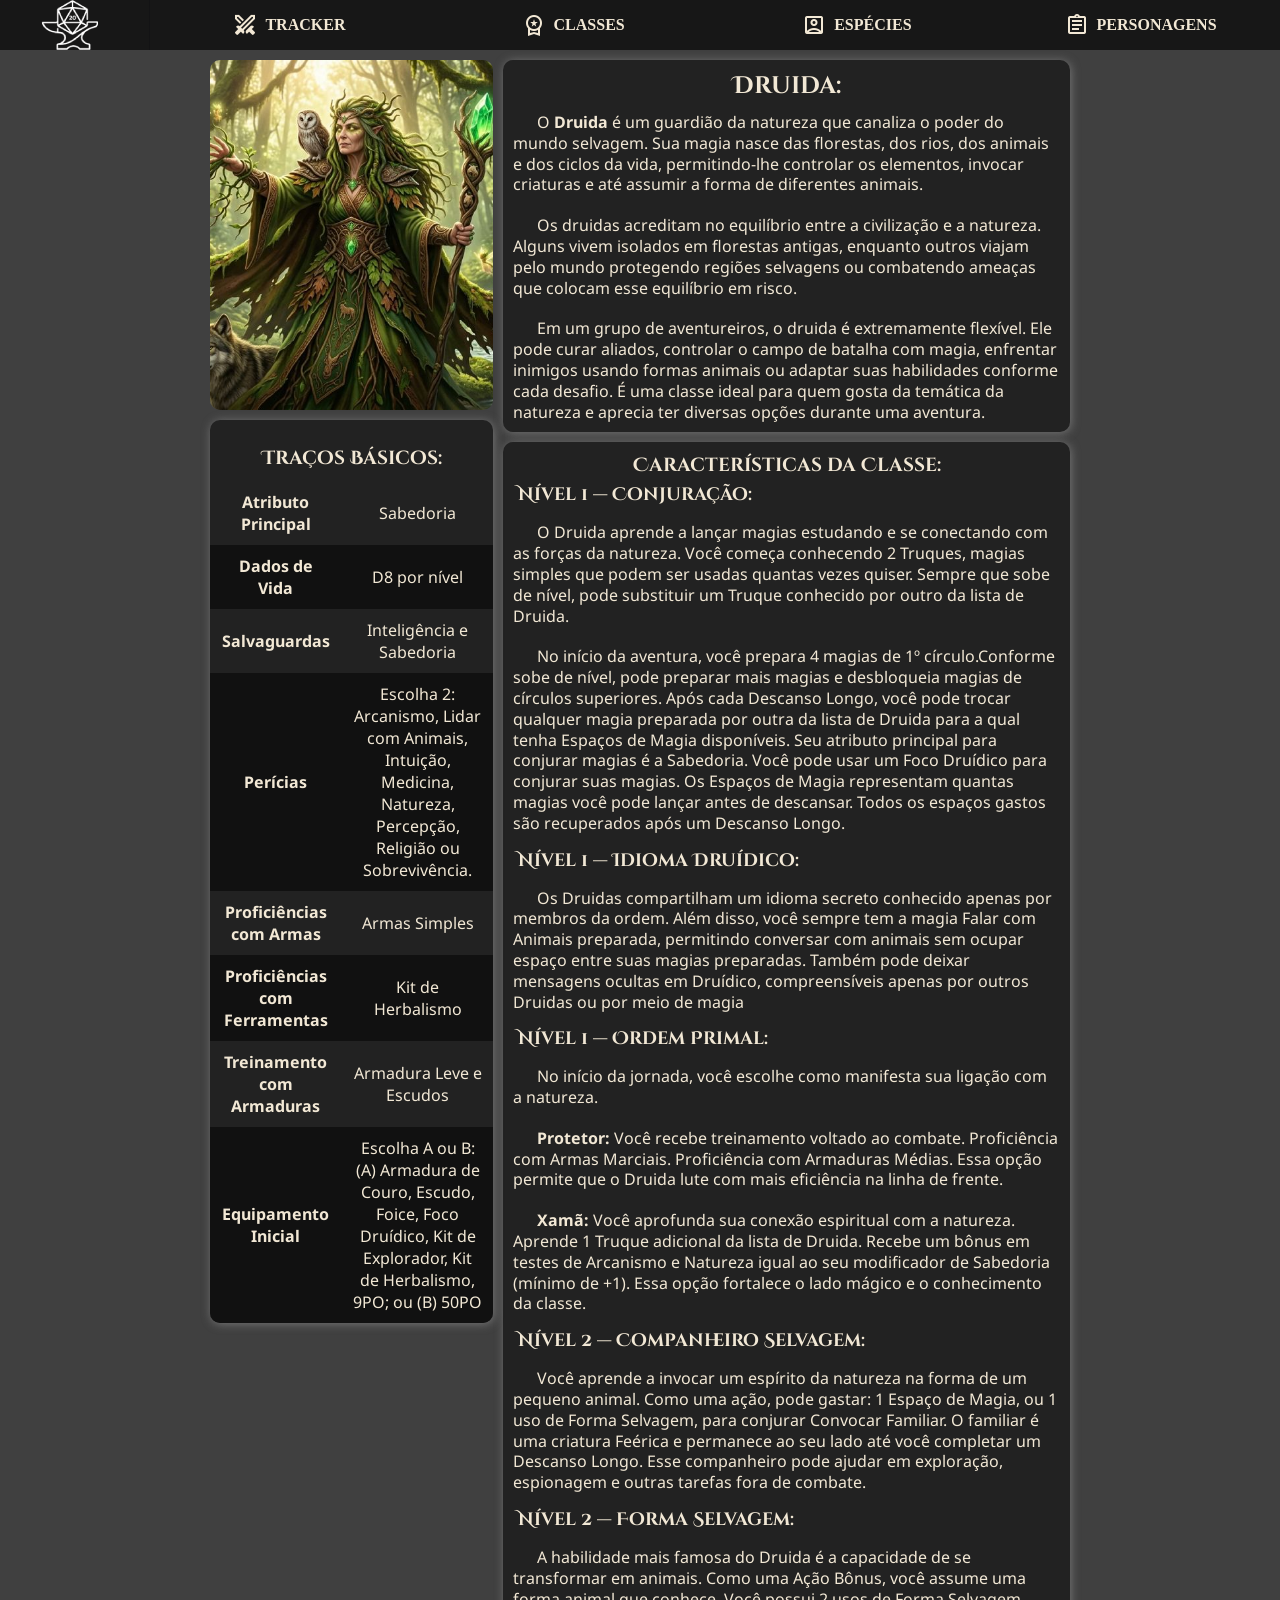
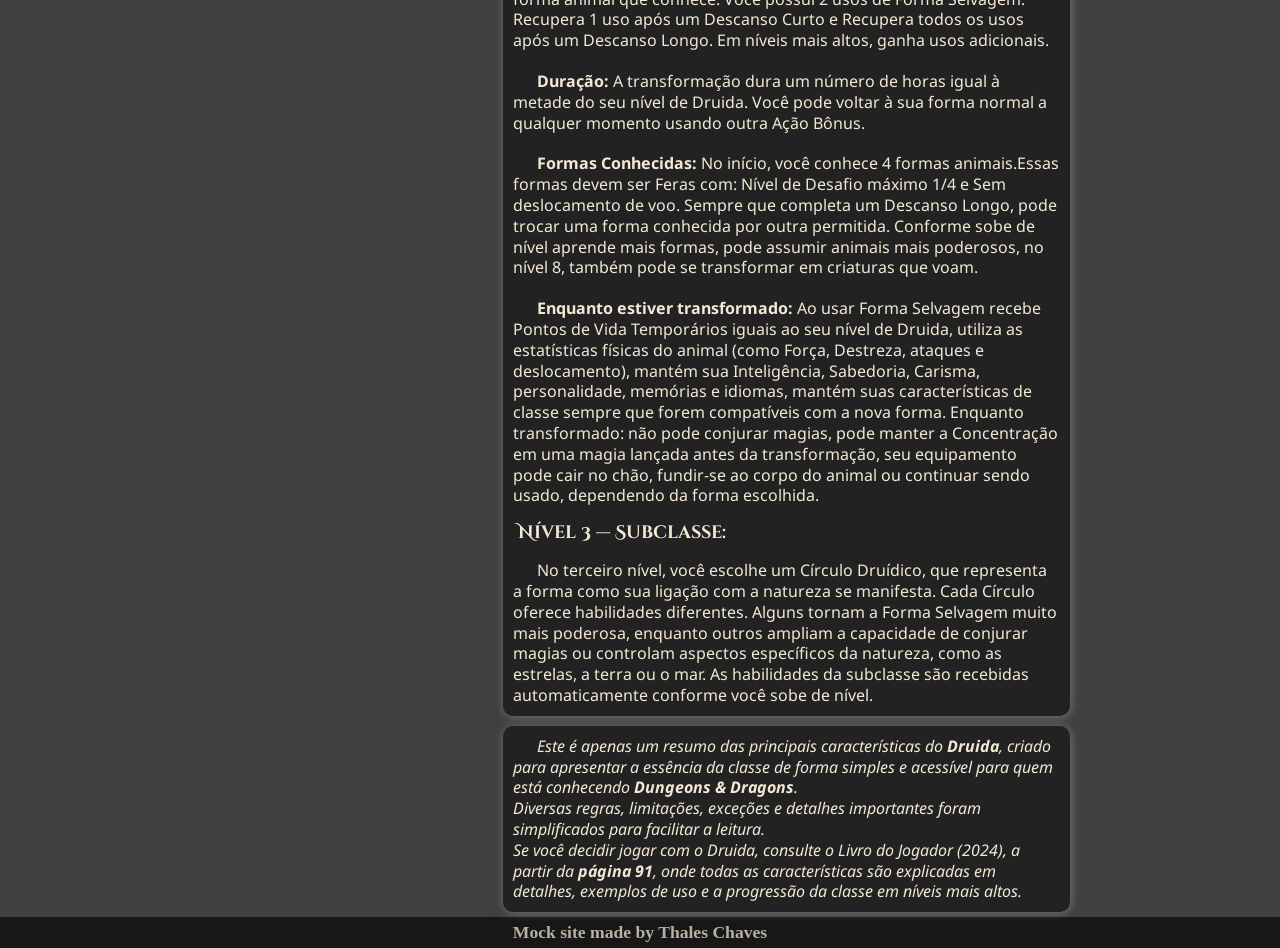
<file: classes/druid.html>
<!DOCTYPE html>
<html lang="pt-br">
<head>
    <meta charset="UTF-8">
    <meta name="viewport" content="width=device-width, initial-scale=1.0">
    <title>Druida</title>
    <link rel="stylesheet" href="../estilos/style.css">
    <link rel="shortcut icon" href="../images/logo-favicon.png" type="image/x-icon">
    <link rel="stylesheet"href="https://fonts.googleapis.com/css2?family=Material+Symbols+Outlined"/>
    
</head>
<body>
    <header>
       <a href="../index.html" class="header-img"><img src="../images/logo-150.png" alt="DnD Logo" ></a>
        <button id="menu-toggle" aria-label="Open Menu">
        <span class="material-symbols-outlined">menu</span>
        </button>
        <nav id="header-menu">
           <a href="#"><span class="material-symbols-outlined">swords</span> TRACKER</a>
           <a href="#"><span class="material-symbols-outlined">workspace_premium</span> CLASSES</a>
           <a href="#"><span class="material-symbols-outlined">account_box</span> ESPÉCIES</a>
           <a href="#"><span class="material-symbols-outlined">assignment</span> PERSONAGENS</a>
           
        </nav> 
    </header>
    
    <main id="class-main">
       <div id="class-sidebar">
           <section id="class-img">
            <img src="../images/class-portrait/druid-portrait.jpg" alt="">
           </section>
           <section id="class-info">
            <h2>Traços Básicos:</h2>
            <table id="traits-table">
                <tr>
                    <th><strong>Atributo Principal</strong></th>
                    <td>Sabedoria</td>
                </tr>
                <tr>
                    <th><strong>Dados de Vida</strong></th>
                    <td>D8 por nível</td>
                </tr>
                <tr>
                    <th><strong>Salvaguardas</strong></th>
                    <td>Inteligência e Sabedoria</td>
                </tr>
                <tr>
                    <th><strong>Perícias</strong></th>
                    <td>Escolha 2: Arcanismo, Lidar com Animais, Intuição, Medicina, Natureza, Percepção, Religião ou Sobrevivência.</td>
                </tr>
                <tr>
                    <th><strong>Proficiências com Armas</strong></th>
                    <td>Armas Simples</td>
                </tr>
                <tr>
                    <th><strong>Proficiências com Ferramentas</strong></th>
                    <td>Kit de Herbalismo</td>
                </tr>
                <tr>
                    <th><strong>Treinamento com Armaduras</strong></th>
                    <td>Armadura Leve e Escudos</td>
                </tr>
                <tr>
                    <th><strong>Equipamento Inicial</strong></th>
                    <td>Escolha A ou B: (A) Armadura de Couro, Escudo, Foice, Foco Druídico, Kit de Explorador, Kit de Herbalismo, 9PO; ou (B) 50PO</td>
                </tr>
            </table>
           </section>
       </div>

       <div id="class-content">
           <section id="class-description">
            <h1>Druida:</h1>
            <p>O <strong>Druida</strong> é um guardião da natureza que canaliza o poder do mundo selvagem. Sua magia nasce das florestas, dos rios, dos animais e dos ciclos da vida, permitindo-lhe controlar os elementos, invocar criaturas e até assumir a forma de diferentes animais.</p>
            <p>Os druidas acreditam no equilíbrio entre a civilização e a natureza. Alguns vivem isolados em florestas antigas, enquanto outros viajam pelo mundo protegendo regiões selvagens ou combatendo ameaças que colocam esse equilíbrio em risco.</p>           
            <p>Em um grupo de aventureiros, o druida é extremamente flexível. Ele pode curar aliados, controlar o campo de batalha com magia, enfrentar inimigos usando formas animais ou adaptar suas habilidades conforme cada desafio. É uma classe ideal para quem gosta da temática da natureza e aprecia ter diversas opções durante uma aventura.</p>
           </section>   
           <section id="class-traits">
            <h2>Características da Classe:</h2>
            <h3>Nível 1 — Conjuração:</h3>
            <p>O Druida aprende a lançar magias estudando e se conectando com as forças da natureza. Você começa conhecendo 2 Truques, magias simples que podem ser usadas quantas vezes quiser. Sempre que sobe de nível, pode substituir um Truque conhecido por outro da lista de Druida.</p>
            <p>No início da aventura, você prepara 4 magias de 1º círculo.Conforme sobe de nível, pode preparar mais magias e desbloqueia magias de círculos superiores. Após cada Descanso Longo, você pode trocar qualquer magia preparada por outra da lista de Druida para a qual tenha Espaços de Magia disponíveis. Seu atributo principal para conjurar magias é a Sabedoria. Você pode usar um Foco Druídico para conjurar suas magias. Os Espaços de Magia representam quantas magias você pode lançar antes de descansar. Todos os espaços gastos são recuperados após um Descanso Longo.</p>
            <h3>Nível 1 — Idioma Druídico:</h3>
            <p>Os Druidas compartilham um idioma secreto conhecido apenas por membros da ordem. Além disso, você sempre tem a magia Falar com Animais preparada, permitindo conversar com animais sem ocupar espaço entre suas magias preparadas. Também pode deixar mensagens ocultas em Druídico, compreensíveis apenas por outros Druidas ou por meio de magia</p>
            <h3>Nível 1 — Ordem Primal:</h3>
            <p>No início da jornada, você escolhe como manifesta sua ligação com a natureza.</p>
            <p><strong>Protetor:</strong> Você recebe treinamento voltado ao combate. Proficiência com Armas Marciais.  Proficiência com Armaduras Médias. Essa opção permite que o Druida lute com mais eficiência na linha de frente.</p>
            <p><strong>Xamã:</strong> Você aprofunda sua conexão espiritual com a natureza. Aprende 1 Truque adicional da lista de Druida. Recebe um bônus em testes de Arcanismo e Natureza igual ao seu modificador de Sabedoria (mínimo de +1). Essa opção fortalece o lado mágico e o conhecimento da classe.</p>
            <h3>Nível 2 — Companheiro Selvagem:</h3>
            <p>Você aprende a invocar um espírito da natureza na forma de um pequeno animal. Como uma ação, pode gastar: 1 Espaço de Magia, ou 1 uso de Forma Selvagem, para conjurar Convocar Familiar. O familiar é uma criatura Feérica e permanece ao seu lado até você completar um Descanso Longo. Esse companheiro pode ajudar em exploração, espionagem e outras tarefas fora de combate.</p>
            <h3>Nível 2 — Forma Selvagem:</h3>
            <p>A habilidade mais famosa do Druida é a capacidade de se transformar em animais. Como uma Ação Bônus, você assume uma forma animal que conhece. Você possui 2 usos de Forma Selvagem. Recupera 1 uso após um Descanso Curto e Recupera todos os usos após um Descanso Longo. Em níveis mais altos, ganha usos adicionais.</p>
            <p><strong>Duração:</strong> A transformação dura um número de horas igual à metade do seu nível de Druida. Você pode voltar à sua forma normal a qualquer momento usando outra Ação Bônus.</p>
            <p><strong>Formas Conhecidas:</strong> No início, você conhece 4 formas animais.Essas formas devem ser Feras com: Nível de Desafio máximo 1/4 e Sem deslocamento de voo. Sempre que completa um Descanso Longo, pode trocar uma forma conhecida por outra permitida. Conforme sobe de nível aprende mais formas, pode assumir animais mais poderosos, no nível 8, também pode se transformar em criaturas que voam.</p>
            <p><strong>Enquanto estiver transformado: </strong> Ao usar Forma Selvagem recebe Pontos de Vida Temporários iguais ao seu nível de Druida, utiliza as estatísticas físicas do animal (como Força, Destreza, ataques e deslocamento), mantém sua Inteligência, Sabedoria, Carisma, personalidade, memórias e idiomas, mantém suas características de classe sempre que forem compatíveis com a nova forma. Enquanto transformado: não pode conjurar magias, pode manter a Concentração em uma magia lançada antes da transformação, seu equipamento pode cair no chão, fundir-se ao corpo do animal ou continuar sendo usado, dependendo da forma escolhida.</p>
            <h3>Nível 3 — Subclasse:</h3>
            <p>No terceiro nível, você escolhe um Círculo Druídico, que representa a forma como sua ligação com a natureza se manifesta. Cada Círculo oferece habilidades diferentes. Alguns tornam a Forma Selvagem muito mais poderosa, enquanto outros ampliam a capacidade de conjurar magias ou controlam aspectos específicos da natureza, como as estrelas, a terra ou o mar. As habilidades da subclasse são recebidas automaticamente conforme você sobe de nível.</p>
           </section>
           
           <section id="class-quote">
             <p><i>
                Este é apenas um resumo das principais características do <strong>Druida</strong>, criado para apresentar a essência da classe de forma simples e acessível para quem está conhecendo <strong>Dungeons & Dragons</strong>.<br> Diversas regras, limitações, exceções e detalhes importantes foram simplificados para facilitar a leitura.<br>
                Se você decidir jogar com o Druida, consulte o Livro do Jogador (2024), a partir da <strong>página 91</strong>, onde todas as características são explicadas em detalhes, exemplos de uso e a progressão da classe em níveis mais altos.
            </i></p>
           </section>
       </div>
    </main>
   
    <footer>
        <p>Mock site made by <a href="https://github.com/ThanagorTales" target="_blank">Thales Chaves</a></p>
    </footer>
    <script src="../scripts/menu-script.js"></script>
</body>
</html>
</file>
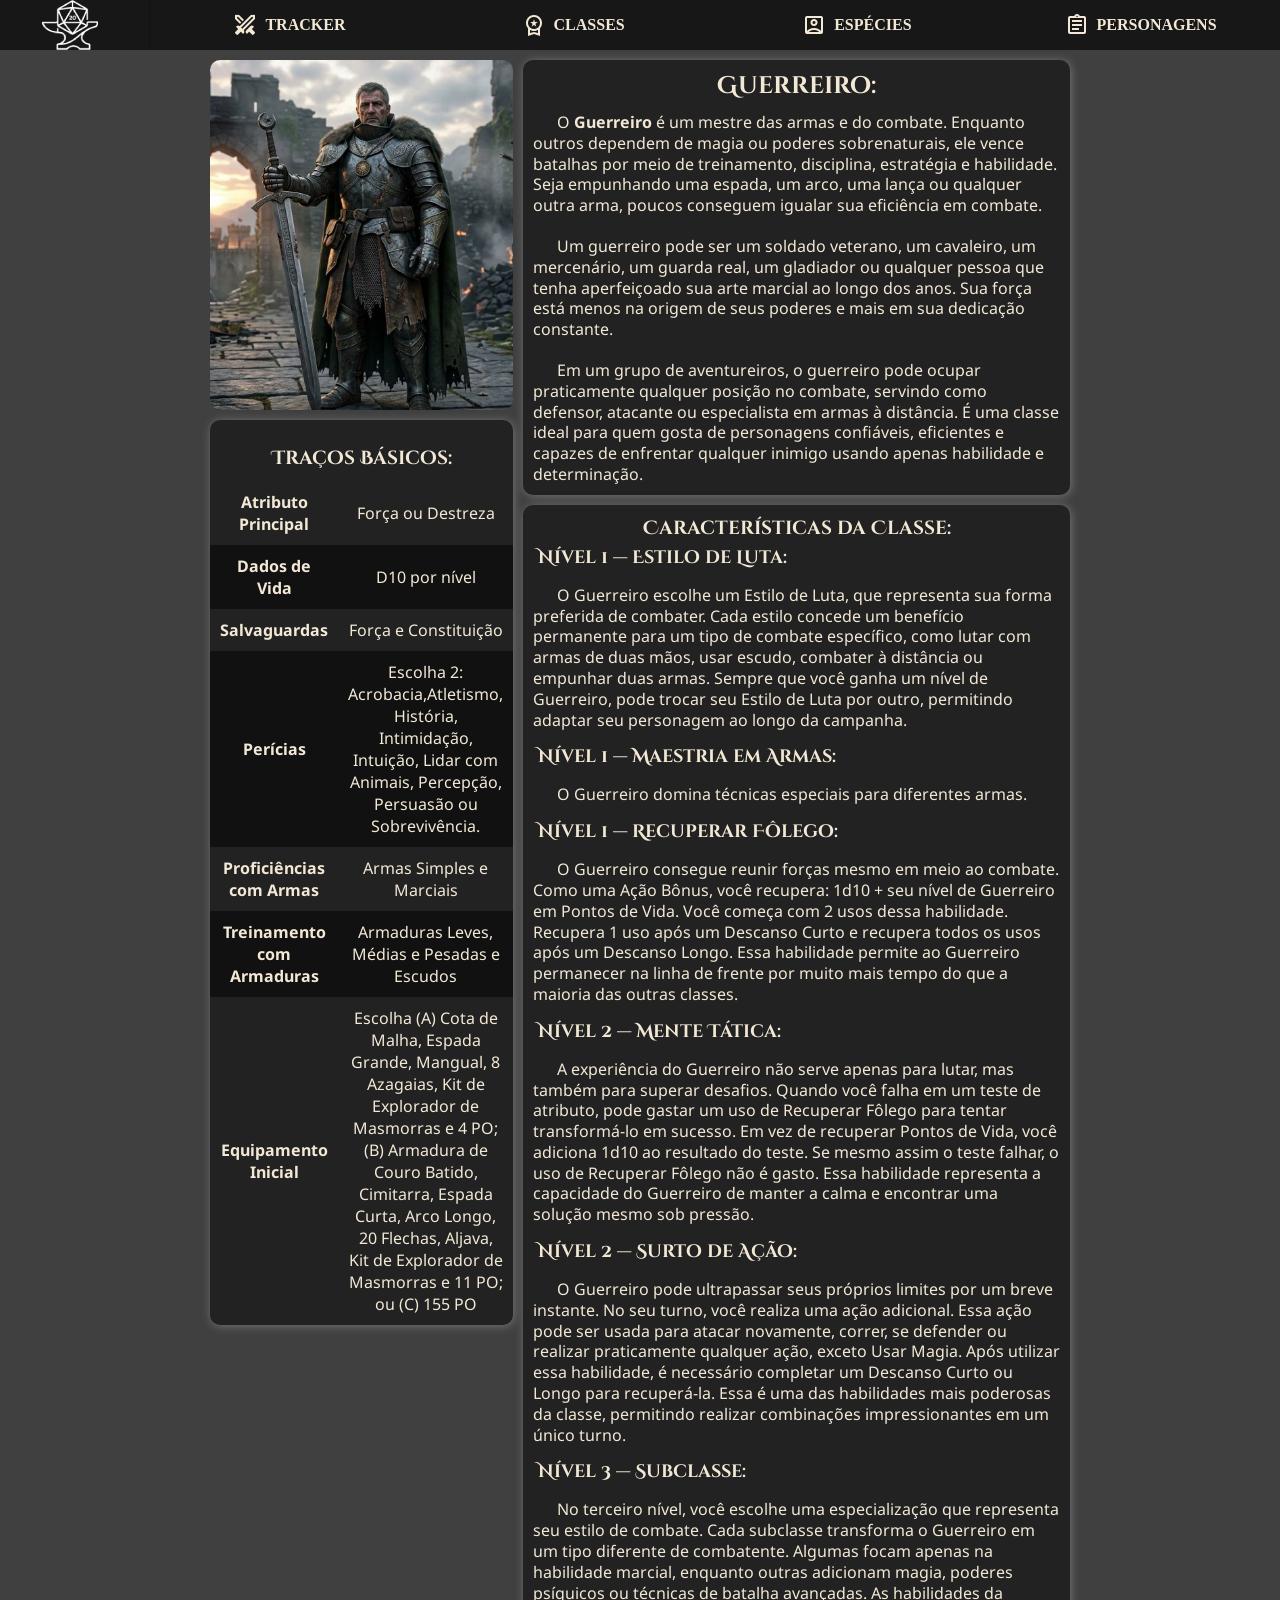
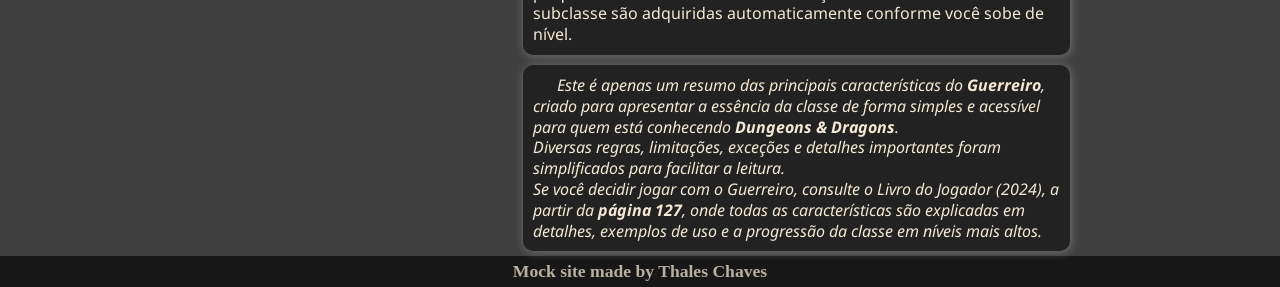
<file: classes/fighter.html>
<!DOCTYPE html>
<html lang="pt-br">
<head>
    <meta charset="UTF-8">
    <meta name="viewport" content="width=device-width, initial-scale=1.0">
    <title>Guerreiro</title>
    <link rel="stylesheet" href="../estilos/style.css">
    <link rel="shortcut icon" href="../images/logo-favicon.png" type="image/x-icon">
    <link rel="stylesheet"href="https://fonts.googleapis.com/css2?family=Material+Symbols+Outlined"/>
    
</head>
<body>
    <header>
       <a href="../index.html" class="header-img"><img src="../images/logo-150.png" alt="DnD Logo" ></a>
        <button id="menu-toggle" aria-label="Open Menu">
        <span class="material-symbols-outlined">menu</span>
        </button>
        <nav id="header-menu">
           <a href="#"><span class="material-symbols-outlined">swords</span> TRACKER</a>
           <a href="#"><span class="material-symbols-outlined">workspace_premium</span> CLASSES</a>
           <a href="#"><span class="material-symbols-outlined">account_box</span> ESPÉCIES</a>
           <a href="#"><span class="material-symbols-outlined">assignment</span> PERSONAGENS</a>
           
        </nav> 
    </header>

    
    <main id="class-main">
       <div id="class-sidebar">
           <section id="class-img">
            <img src="../images/class-portrait/fighter-portrait.jpg" alt="">
           </section>
           <section id="class-info">
            <h2>Traços Básicos:</h2>
            <table id="traits-table">
                <tr>
                    <th><strong>Atributo Principal</strong></th>
                    <td>Força ou Destreza</td>
                </tr>
                <tr>
                    <th><strong>Dados de Vida</strong></th>
                    <td>D10 por nível</td>
                </tr>
                <tr>
                    <th><strong>Salvaguardas</strong></th>
                    <td>Força e Constituição</td>
                </tr>
                <tr>
                    <th><strong>Perícias</strong></th>
                    <td>Escolha 2: Acrobacia,Atletismo, História, Intimidação, Intuição, Lidar com Animais, Percepção, Persuasão ou Sobrevivência.</td>
                </tr>
                <tr>
                    <th><strong>Proficiências com Armas</strong></th>
                    <td>Armas Simples e Marciais</td>
                </tr>
                <tr>
                    <th><strong>Treinamento com Armaduras</strong></th>
                    <td>Armaduras Leves, Médias e Pesadas e Escudos</td>
                </tr>
                <tr>
                    <th><strong>Equipamento Inicial</strong></th>
                    <td>Escolha (A) Cota de Malha, Espada Grande, Mangual, 8 Azagaias, Kit de Explorador de Masmorras e 4 PO; (B) Armadura de Couro Batido, Cimitarra, Espada Curta, Arco Longo, 20 Flechas, Aljava, Kit de Explorador de Masmorras e 11 PO; ou (C) 155 PO</td>
                </tr>
            </table>
           </section>
       </div>

       <div id="class-content">
           <section id="class-description">
            <h1>Guerreiro:</h1>
            <p>O <strong>Guerreiro</strong> é um mestre das armas e do combate. Enquanto outros dependem de magia ou poderes sobrenaturais, ele vence batalhas por meio de treinamento, disciplina, estratégia e habilidade. Seja empunhando uma espada, um arco, uma lança ou qualquer outra arma, poucos conseguem igualar sua eficiência em combate.</p>
            <p>Um guerreiro pode ser um soldado veterano, um cavaleiro, um mercenário, um guarda real, um gladiador ou qualquer pessoa que tenha aperfeiçoado sua arte marcial ao longo dos anos. Sua força está menos na origem de seus poderes e mais em sua dedicação constante.</p>
            <p>Em um grupo de aventureiros, o guerreiro pode ocupar praticamente qualquer posição no combate, servindo como defensor, atacante ou especialista em armas à distância. É uma classe ideal para quem gosta de personagens confiáveis, eficientes e capazes de enfrentar qualquer inimigo usando apenas habilidade e determinação.</p>
           </section>   
           <section id="class-traits">
            <h2>Características da Classe:</h2>
            <h3>Nível 1 — Estilo de Luta:</h3>
            <p>O Guerreiro escolhe um Estilo de Luta, que representa sua forma preferida de combater. Cada estilo concede um benefício permanente para um tipo de combate específico, como lutar com armas de duas mãos, usar escudo, combater à distância ou empunhar duas armas. Sempre que você ganha um nível de Guerreiro, pode trocar seu Estilo de Luta por outro, permitindo adaptar seu personagem ao longo da campanha.</p>
            <h3>Nível 1 — Maestria em Armas:</h3>
            <p>O Guerreiro domina técnicas especiais para diferentes armas. </p>
            <h3>Nível 1 — Recuperar Fôlego:</h3>
            <p>O Guerreiro consegue reunir forças mesmo em meio ao combate. Como uma Ação Bônus, você recupera: 1d10 + seu nível de Guerreiro em Pontos de Vida. Você começa com 2 usos dessa habilidade. Recupera 1 uso após um Descanso Curto e recupera todos os usos após um Descanso Longo. Essa habilidade permite ao Guerreiro permanecer na linha de frente por muito mais tempo do que a maioria das outras classes.</p>
            <h3>Nível 2 — Mente Tática:</h3>
            <p>A experiência do Guerreiro não serve apenas para lutar, mas também para superar desafios. Quando você falha em um teste de atributo, pode gastar um uso de Recuperar Fôlego para tentar transformá-lo em sucesso. Em vez de recuperar Pontos de Vida, você adiciona 1d10 ao resultado do teste. Se mesmo assim o teste falhar, o uso de Recuperar Fôlego não é gasto. Essa habilidade representa a capacidade do Guerreiro de manter a calma e encontrar uma solução mesmo sob pressão.</p>
            <h3>Nível 2 — Surto de Ação:</h3>
            <p>O Guerreiro pode ultrapassar seus próprios limites por um breve instante. No seu turno, você realiza uma ação adicional. Essa ação pode ser usada para atacar novamente, correr, se defender ou realizar praticamente qualquer ação, exceto Usar Magia. Após utilizar essa habilidade, é necessário completar um Descanso Curto ou Longo para recuperá-la. Essa é uma das habilidades mais poderosas da classe, permitindo realizar combinações impressionantes em um único turno.</p>
            <h3>Nível 3 — Subclasse:</h3>
            <p>No terceiro nível, você escolhe uma especialização que representa seu estilo de combate. Cada subclasse transforma o Guerreiro em um tipo diferente de combatente. Algumas focam apenas na habilidade marcial, enquanto outras adicionam magia, poderes psíquicos ou técnicas de batalha avançadas. As habilidades da subclasse são adquiridas automaticamente conforme você sobe de nível.</p>
           </section>
           
           <section id="class-quote">
             <p><i>
                Este é apenas um resumo das principais características do <strong>Guerreiro</strong>, criado para apresentar a essência da classe de forma simples e acessível para quem está conhecendo <strong>Dungeons & Dragons</strong>.<br> Diversas regras, limitações, exceções e detalhes importantes foram simplificados para facilitar a leitura.<br>
                Se você decidir jogar com o Guerreiro, consulte o Livro do Jogador (2024), a partir da <strong>página 127</strong>, onde todas as características são explicadas em detalhes, exemplos de uso e a progressão da classe em níveis mais altos.
            </i></p>
           </section>
       </div>
    </main>
   
    <footer>
        <p>Mock site made by <a href="https://github.com/ThanagorTales" target="_blank">Thales Chaves</a></p>
    </footer>
    <script src="../scripts/menu-script.js"></script>
</body>
</html>
</file>
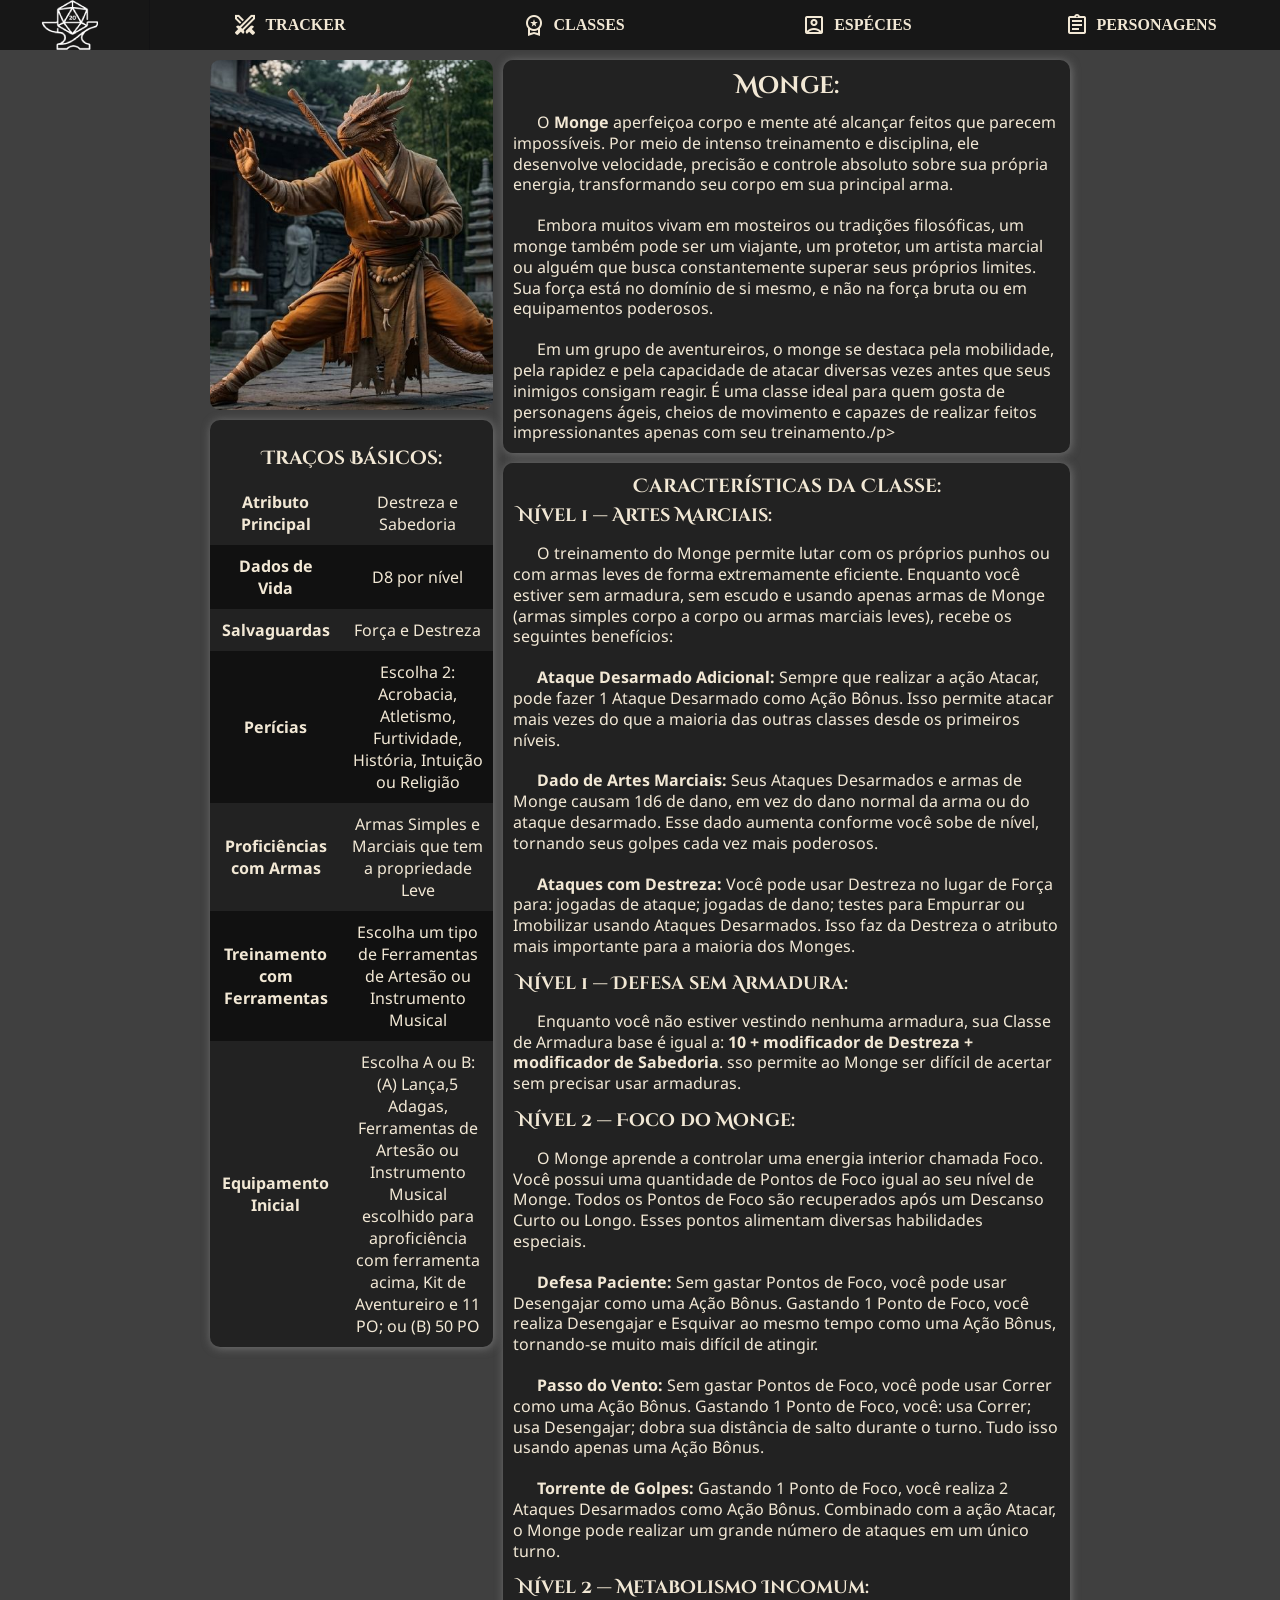
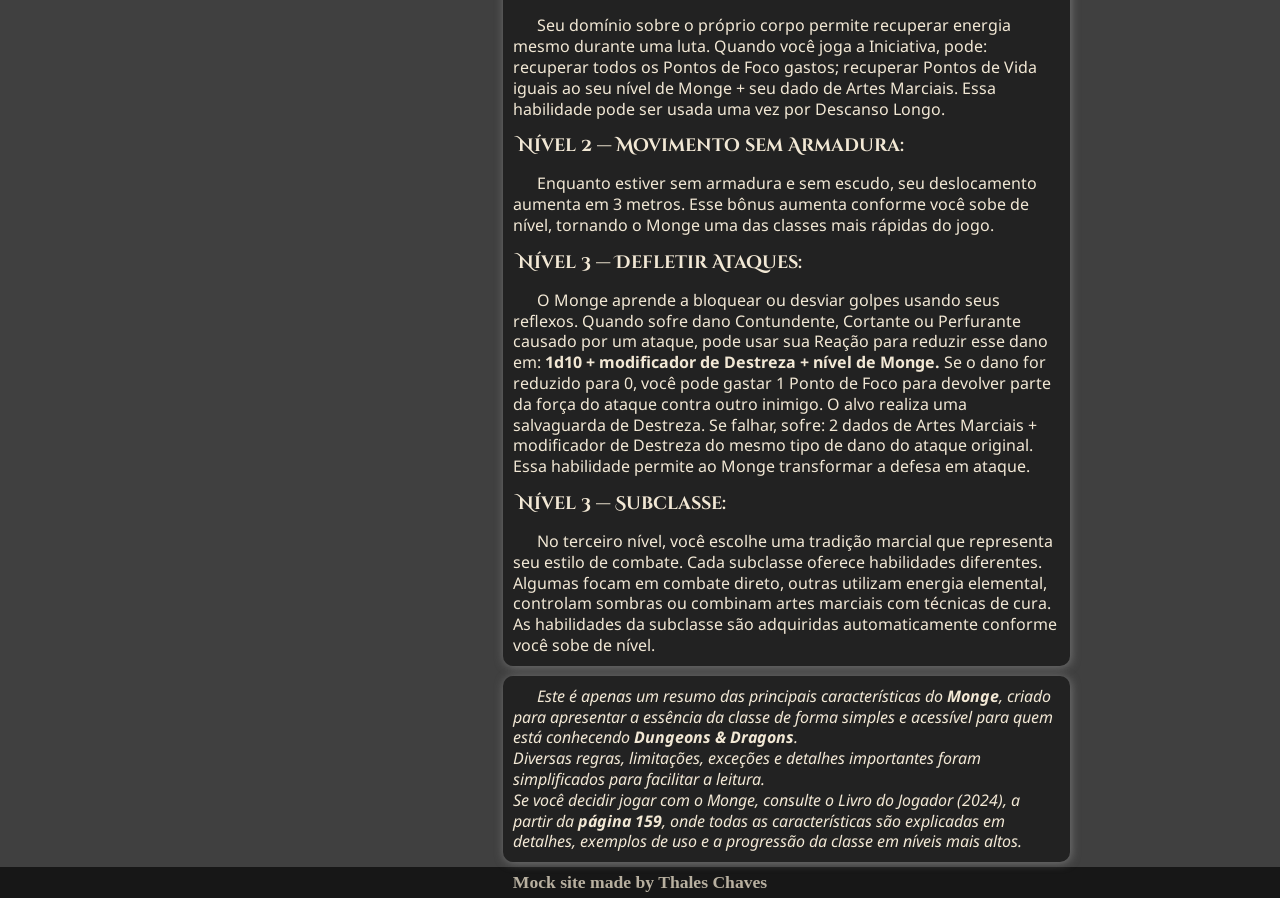
<file: classes/monk.html>
<!DOCTYPE html>
<html lang="pt-br">
<head>
    <meta charset="UTF-8">
    <meta name="viewport" content="width=device-width, initial-scale=1.0">
    <title>Monge</title>
    <link rel="stylesheet" href="../estilos/style.css">
    <link rel="shortcut icon" href="../images/logo-favicon.png" type="image/x-icon">
    <link rel="stylesheet"href="https://fonts.googleapis.com/css2?family=Material+Symbols+Outlined"/>
    
</head>
<body>
    <header>
       <a href="../index.html" class="header-img"><img src="../images/logo-150.png" alt="DnD Logo" ></a>
        <button id="menu-toggle" aria-label="Open Menu">
        <span class="material-symbols-outlined">menu</span>
        </button>
        <nav id="header-menu">
           <a href="#"><span class="material-symbols-outlined">swords</span> TRACKER</a>
           <a href="#"><span class="material-symbols-outlined">workspace_premium</span> CLASSES</a>
           <a href="#"><span class="material-symbols-outlined">account_box</span> ESPÉCIES</a>
           <a href="#"><span class="material-symbols-outlined">assignment</span> PERSONAGENS</a>
           
        </nav> 
    </header>

    
    <main id="class-main">
       <div id="class-sidebar">
           <section id="class-img">
            <img src="../images/class-portrait/monk-portrait.jpg" alt="">
           </section>
           <section id="class-info">
            <h2>Traços Básicos:</h2>
            <table id="traits-table">
                <tr>
                    <th><strong>Atributo Principal</strong></th>
                    <td>Destreza e Sabedoria</td>
                </tr>
                <tr>
                    <th><strong>Dados de Vida</strong></th>
                    <td>D8 por nível</td>
                </tr>
                <tr>
                    <th><strong>Salvaguardas</strong></th>
                    <td>Força e Destreza</td>
                </tr>
                <tr>
                    <th><strong>Perícias</strong></th>
                    <td>Escolha 2: Acrobacia, Atletismo, Furtividade, História, Intuição ou Religião</td>
                </tr>
                <tr>
                    <th><strong>Proficiências com Armas</strong></th>
                    <td>Armas Simples e Marciais que tem a propriedade Leve</td>
                </tr>
                <tr>
                    <th><strong>Treinamento com Ferramentas</strong></th>
                    <td>Escolha um tipo de Ferramentas de Artesão ou Instrumento Musical</td>
                </tr>
                <tr>
                    <th><strong>Equipamento Inicial</strong></th>
                    <td>Escolha A ou B: (A) Lança,5 Adagas, Ferramentas de Artesão ou Instrumento Musical escolhido para aproficiência com ferramenta acima, Kit de Aventureiro e 11 PO; ou (B) 50 PO</td>
                </tr>
            </table>
           </section>
       </div>

       <div id="class-content">
           <section id="class-description">
            <h1>Monge:</h1>
            <p>O <strong>Monge</strong> aperfeiçoa corpo e mente até alcançar feitos que parecem impossíveis. Por meio de intenso treinamento e disciplina, ele desenvolve velocidade, precisão e controle absoluto sobre sua própria energia, transformando seu corpo em sua principal arma.</p>
            <p>Embora muitos vivam em mosteiros ou tradições filosóficas, um monge também pode ser um viajante, um protetor, um artista marcial ou alguém que busca constantemente superar seus próprios limites. Sua força está no domínio de si mesmo, e não na força bruta ou em equipamentos poderosos.</p>
            <p>Em um grupo de aventureiros, o monge se destaca pela mobilidade, pela rapidez e pela capacidade de atacar diversas vezes antes que seus inimigos consigam reagir. É uma classe ideal para quem gosta de personagens ágeis, cheios de movimento e capazes de realizar feitos impressionantes apenas com seu treinamento./p>
           </section>   
           <section id="class-traits">
            <h2>Características da Classe:</h2>
            <h3>Nível 1 — Artes Marciais:</h3>
            <p>O treinamento do Monge permite lutar com os próprios punhos ou com armas leves de forma extremamente eficiente. Enquanto você estiver sem armadura, sem escudo e usando apenas armas de Monge (armas simples corpo a corpo ou armas marciais leves), recebe os seguintes benefícios:</p>
            <p><strong>Ataque Desarmado Adicional:</strong> Sempre que realizar a ação Atacar, pode fazer 1 Ataque Desarmado como Ação Bônus. Isso permite atacar mais vezes do que a maioria das outras classes desde os primeiros níveis.</p>
            <p><strong>Dado de Artes Marciais:</strong> Seus Ataques Desarmados e armas de Monge causam 1d6 de dano, em vez do dano normal da arma ou do ataque desarmado. Esse dado aumenta conforme você sobe de nível, tornando seus golpes cada vez mais poderosos.</p>   
            <p><strong>Ataques com Destreza:</strong> Você pode usar Destreza no lugar de Força para: jogadas de ataque; jogadas de dano; testes para Empurrar ou Imobilizar usando Ataques Desarmados. Isso faz da Destreza o atributo mais importante para a maioria dos Monges.</p>   
            <h3>Nível 1 — Defesa sem Armadura:</h3>
            <p>Enquanto você não estiver vestindo nenhuma armadura, sua Classe de Armadura base é igual a: <strong>10 + modificador de Destreza + modificador de Sabedoria</strong>. sso permite ao Monge ser difícil de acertar sem precisar usar armaduras.</p>
            <h3>Nível 2 — Foco do Monge:</h3>
            <p>O Monge aprende a controlar uma energia interior chamada Foco. Você possui uma quantidade de Pontos de Foco igual ao seu nível de Monge. Todos os Pontos de Foco são recuperados após um Descanso Curto ou Longo. Esses pontos alimentam diversas habilidades especiais.</p>
            <p><strong>Defesa Paciente:</strong> Sem gastar Pontos de Foco, você pode usar Desengajar como uma Ação Bônus. Gastando 1 Ponto de Foco, você realiza Desengajar e Esquivar ao mesmo tempo como uma Ação Bônus, tornando-se muito mais difícil de atingir. </p>   
            <p><strong>Passo do Vento:</strong> Sem gastar Pontos de Foco, você pode usar Correr como uma Ação Bônus. Gastando 1 Ponto de Foco, você: usa Correr; usa Desengajar; dobra sua distância de salto durante o turno. Tudo isso usando apenas uma Ação Bônus.</p>   
            <p><strong>Torrente de Golpes:</strong> Gastando 1 Ponto de Foco, você realiza 2 Ataques Desarmados como Ação Bônus. Combinado com a ação Atacar, o Monge pode realizar um grande número de ataques em um único turno.</p>   
            <h3>Nível 2 — Metabolismo Incomum:</h3>
            <p>Seu domínio sobre o próprio corpo permite recuperar energia mesmo durante uma luta. Quando você joga a Iniciativa, pode: recuperar todos os Pontos de Foco gastos; recuperar Pontos de Vida iguais ao seu nível de Monge + seu dado de Artes Marciais. Essa habilidade pode ser usada uma vez por Descanso Longo.</p>
            <h3>Nível 2 — Movimento sem Armadura:</h3>
            <p>Enquanto estiver sem armadura e sem escudo, seu deslocamento aumenta em 3 metros. Esse bônus aumenta conforme você sobe de nível, tornando o Monge uma das classes mais rápidas do jogo.</p>
            <h3>Nível 3 — Defletir Ataques:</h3>
            <p>O Monge aprende a bloquear ou desviar golpes usando seus reflexos. Quando sofre dano Contundente, Cortante ou Perfurante causado por um ataque, pode usar sua Reação para reduzir esse dano em: <strong>1d10 + modificador de Destreza + nível de Monge.</strong> Se o dano for reduzido para 0, você pode gastar 1 Ponto de Foco para devolver parte da força do ataque contra outro inimigo. O alvo realiza uma salvaguarda de Destreza. Se falhar, sofre: 2 dados de Artes Marciais + modificador de Destreza do mesmo tipo de dano do ataque original. Essa habilidade permite ao Monge transformar a defesa em ataque.</p>
            <h3>Nível 3 — Subclasse:</h3>
            <p>No terceiro nível, você escolhe uma tradição marcial que representa seu estilo de combate. Cada subclasse oferece habilidades diferentes. Algumas focam em combate direto, outras utilizam energia elemental, controlam sombras ou combinam artes marciais com técnicas de cura. As habilidades da subclasse são adquiridas automaticamente conforme você sobe de nível.</p>
           </section>
           
           <section id="class-quote">
             <p><i>
                Este é apenas um resumo das principais características do <strong>Monge</strong>, criado para apresentar a essência da classe de forma simples e acessível para quem está conhecendo <strong>Dungeons & Dragons</strong>.<br> Diversas regras, limitações, exceções e detalhes importantes foram simplificados para facilitar a leitura.<br>
                Se você decidir jogar com o Monge, consulte o Livro do Jogador (2024), a partir da <strong>página 159</strong>, onde todas as características são explicadas em detalhes, exemplos de uso e a progressão da classe em níveis mais altos.
            </i></p>
           </section>
       </div>
    </main>
   
    <footer>
        <p>Mock site made by <a href="https://github.com/ThanagorTales" target="_blank">Thales Chaves</a></p>
    </footer>
    <script src="../scripts/menu-script.js"></script>
</body>
</html>
</file>
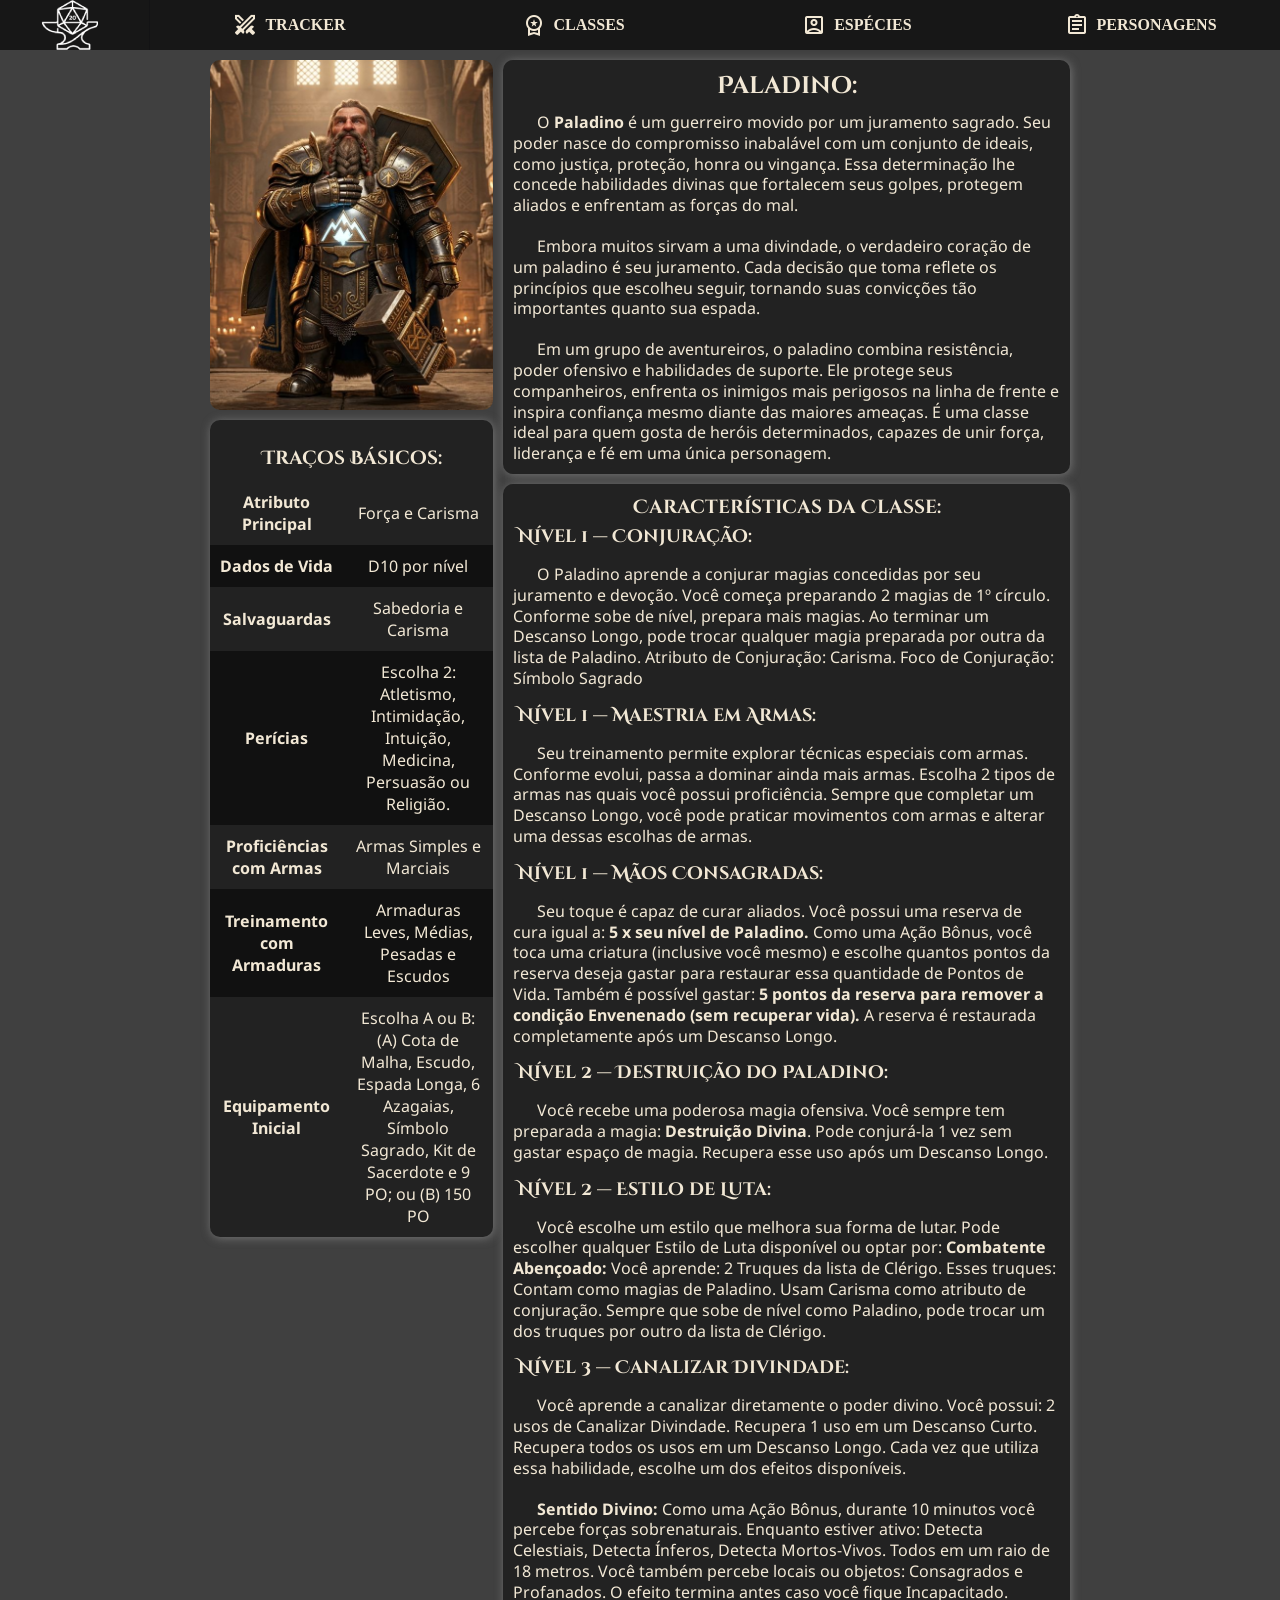
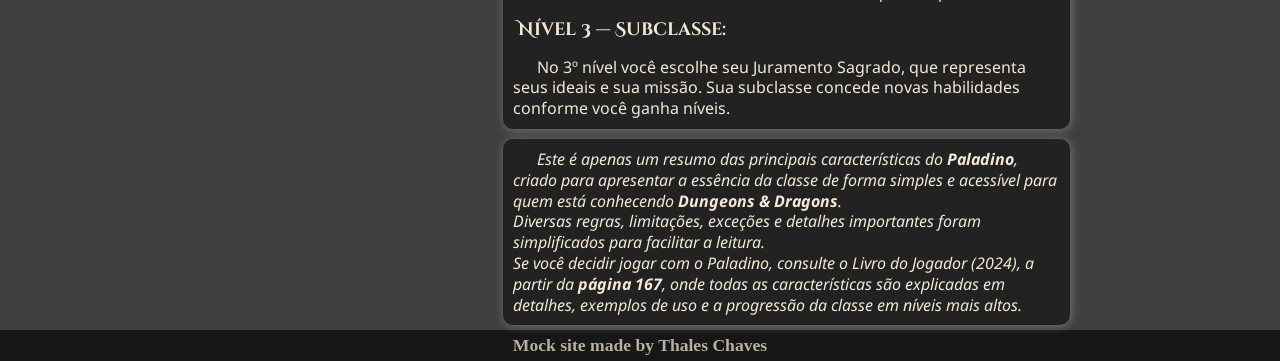
<file: classes/paladin.html>
<!DOCTYPE html>
<html lang="pt-br">
<head>
    <meta charset="UTF-8">
    <meta name="viewport" content="width=device-width, initial-scale=1.0">
    <title>Paladino</title>
    <link rel="stylesheet" href="../estilos/style.css">
    <link rel="shortcut icon" href="../images/logo-favicon.png" type="image/x-icon">
    <link rel="stylesheet"href="https://fonts.googleapis.com/css2?family=Material+Symbols+Outlined"/>
    
</head>
<body>
    <header>
       <a href="../index.html" class="header-img"><img src="../images/logo-150.png" alt="DnD Logo" ></a>
        <button id="menu-toggle" aria-label="Open Menu">
        <span class="material-symbols-outlined">menu</span>
        </button>
        <nav id="header-menu">
           <a href="#"><span class="material-symbols-outlined">swords</span> TRACKER</a>
           <a href="#"><span class="material-symbols-outlined">workspace_premium</span> CLASSES</a>
           <a href="#"><span class="material-symbols-outlined">account_box</span> ESPÉCIES</a>
           <a href="#"><span class="material-symbols-outlined">assignment</span> PERSONAGENS</a>
           
        </nav> 
    </header>
    
    <main id="class-main">
       <div id="class-sidebar">
           <section id="class-img">
            <img src="../images/class-portrait/paladin-portrait.jpg" alt="">
           </section>
           <section id="class-info">
            <h2>Traços Básicos:</h2>
            <table id="traits-table">
                <tr>
                    <th><strong>Atributo Principal</strong></th>
                    <td>Força e Carisma</td>
                </tr>
                <tr>
                    <th><strong>Dados de Vida</strong></th>
                    <td>D10 por nível</td>
                </tr>
                <tr>
                    <th><strong>Salvaguardas</strong></th>
                    <td>Sabedoria e Carisma</td>
                </tr>
                <tr>
                    <th><strong>Perícias</strong></th>
                    <td>Escolha 2: Atletismo, Intimidação, Intuição, Medicina, Persuasão ou Religião.</td>
                </tr>
                <tr>
                    <th><strong>Proficiências com Armas</strong></th>
                    <td>Armas Simples e Marciais</td>
                </tr>
                <tr>
                    <th><strong>Treinamento com Armaduras</strong></th>
                    <td>Armaduras Leves, Médias, Pesadas e Escudos</td>
                </tr>
                <tr>
                    <th><strong>Equipamento Inicial</strong></th>
                    <td>Escolha A ou B: (A) Cota de Malha, Escudo, Espada Longa, 6 Azagaias, Símbolo Sagrado, Kit de Sacerdote e 9 PO; ou (B) 150 PO</td>
                </tr>
            </table>
           </section>
       </div>

       <div id="class-content">
           <section id="class-description">
            <h1>Paladino:</h1>
            <p>O <strong>Paladino</strong> é um guerreiro movido por um juramento sagrado. Seu poder nasce do compromisso inabalável com um conjunto de ideais, como justiça, proteção, honra ou vingança. Essa determinação lhe concede habilidades divinas que fortalecem seus golpes, protegem aliados e enfrentam as forças do mal.</p>
            <p>Embora muitos sirvam a uma divindade, o verdadeiro coração de um paladino é seu juramento. Cada decisão que toma reflete os princípios que escolheu seguir, tornando suas convicções tão importantes quanto sua espada.</p>
            <p>Em um grupo de aventureiros, o paladino combina resistência, poder ofensivo e habilidades de suporte. Ele protege seus companheiros, enfrenta os inimigos mais perigosos na linha de frente e inspira confiança mesmo diante das maiores ameaças. É uma classe ideal para quem gosta de heróis determinados, capazes de unir força, liderança e fé em uma única personagem.</p>
           </section>   
           <section id="class-traits">
            <h2>Características da Classe:</h2>
            <h3>Nível 1 — Conjuração:</h3>
            <p>O Paladino aprende a conjurar magias concedidas por seu juramento e devoção. Você começa preparando 2 magias de 1º círculo. Conforme sobe de nível, prepara mais magias. Ao terminar um Descanso Longo, pode trocar qualquer magia preparada por outra da lista de Paladino. Atributo de Conjuração: Carisma. Foco de Conjuração: Símbolo Sagrado</p>
            <h3>Nível 1 — Maestria em Armas:</h3>
            <p>Seu treinamento permite explorar técnicas especiais com armas. Conforme evolui, passa a dominar ainda mais armas. Escolha 2 tipos de armas nas quais você possui proficiência. Sempre que completar um Descanso Longo, você pode praticar movimentos com armas e alterar uma dessas escolhas de armas.</p>
            <h3>Nível 1 — Mãos Consagradas:</h3>
            <p>Seu toque é capaz de curar aliados. Você possui uma reserva de cura igual a: <strong>5 x seu nível de Paladino.</strong> Como uma Ação Bônus, você toca uma criatura (inclusive você mesmo) e escolhe quantos pontos da reserva deseja gastar para restaurar essa quantidade de Pontos de Vida. Também é possível gastar: <strong>5 pontos da reserva para remover a condição Envenenado (sem recuperar vida).</strong> A reserva é restaurada completamente após um Descanso Longo.</p>
            <h3>Nível 2 — Destruição do Paladino:</h3>
            <p>Você recebe uma poderosa magia ofensiva. Você sempre tem preparada a magia: <strong>Destruição Divina</strong>. Pode conjurá-la 1 vez sem gastar espaço de magia. Recupera esse uso após um Descanso Longo.</p>
            <h3>Nível 2 — Estilo de Luta:</h3>
            <p>Você escolhe um estilo que melhora sua forma de lutar. Pode escolher qualquer Estilo de Luta disponível ou optar por: <strong>Combatente Abençoado:</strong> Você aprende: 2 Truques da lista de Clérigo. Esses truques: Contam como magias de Paladino. Usam Carisma como atributo de conjuração. Sempre que sobe de nível como Paladino, pode trocar um dos truques por outro da lista de Clérigo.</p>
            <h3>Nível 3 — Canalizar Divindade:</h3>
            <p>Você aprende a canalizar diretamente o poder divino. Você possui: 2 usos de Canalizar Divindade. Recupera 1 uso em um Descanso Curto. Recupera todos os usos em um Descanso Longo. Cada vez que utiliza essa habilidade, escolhe um dos efeitos disponíveis.</p>
            <p><strong>Sentido Divino:</strong> Como uma Ação Bônus, durante 10 minutos você percebe forças sobrenaturais. Enquanto estiver ativo: Detecta Celestiais, Detecta Ínferos, Detecta Mortos-Vivos. Todos em um raio de 18 metros. Você também percebe locais ou objetos: Consagrados e Profanados. O efeito termina antes caso você fique Incapacitado.</p>
            <h3>Nível 3 — Subclasse:</h3>
            <p>No 3º nível você escolhe seu Juramento Sagrado, que representa seus ideais e sua missão. Sua subclasse concede novas habilidades conforme você ganha níveis.</p>
           </section>
           
           <section id="class-quote">
             <p><i>
                Este é apenas um resumo das principais características do <strong>Paladino</strong>, criado para apresentar a essência da classe de forma simples e acessível para quem está conhecendo <strong>Dungeons & Dragons</strong>.<br> Diversas regras, limitações, exceções e detalhes importantes foram simplificados para facilitar a leitura.<br>
                Se você decidir jogar com o Paladino, consulte o Livro do Jogador (2024), a partir da <strong>página 167</strong>, onde todas as características são explicadas em detalhes, exemplos de uso e a progressão da classe em níveis mais altos.
            </i></p>
           </section>
       </div>
    </main>
   
    <footer>
        <p>Mock site made by <a href="https://github.com/ThanagorTales" target="_blank">Thales Chaves</a></p>
    </footer>
    <script src="../scripts/menu-script.js"></script>
</body>
</html>
</file>
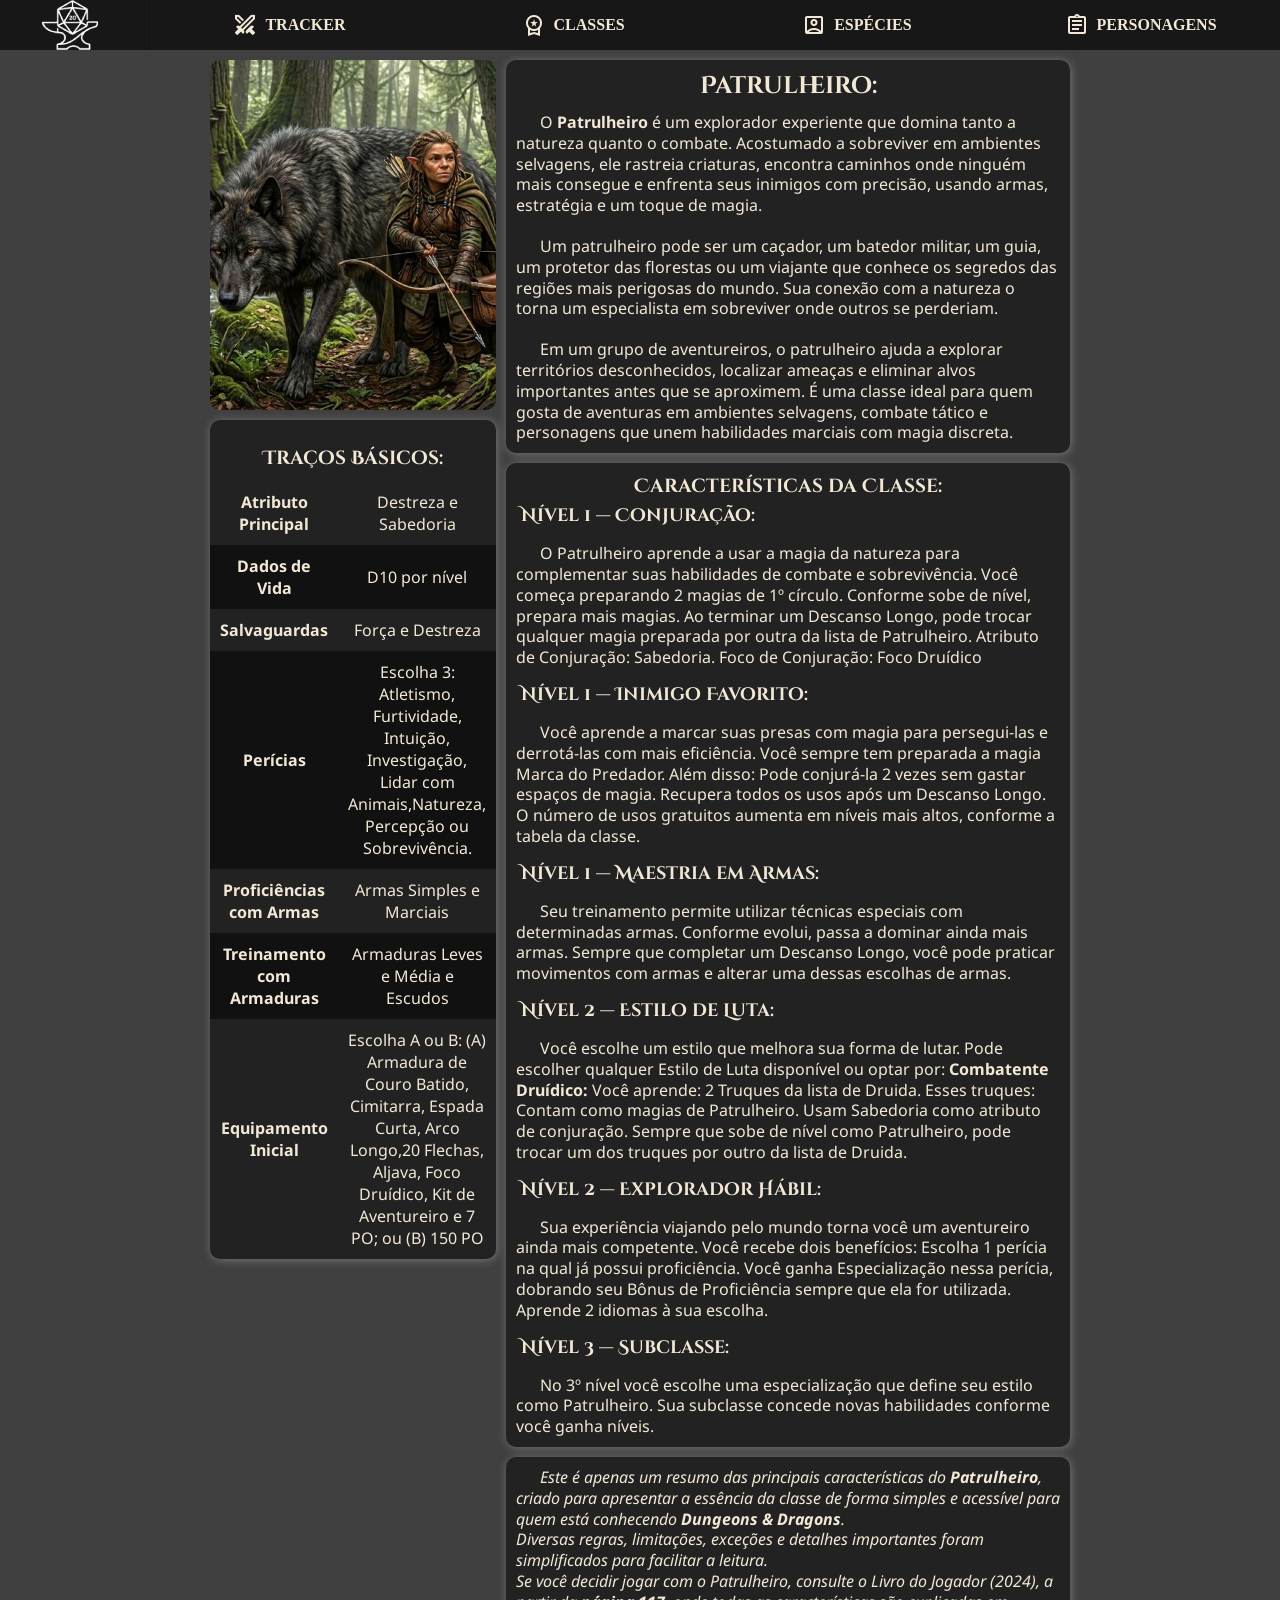
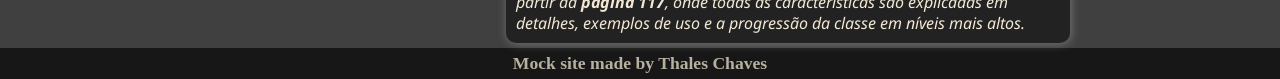
<file: classes/ranger.html>
<!DOCTYPE html>
<html lang="pt-br">
<head>
    <meta charset="UTF-8">
    <meta name="viewport" content="width=device-width, initial-scale=1.0">
    <title>Patrulheiro</title>
    <link rel="stylesheet" href="../estilos/style.css">
    <link rel="shortcut icon" href="../images/logo-favicon.png" type="image/x-icon">
    <link rel="stylesheet"href="https://fonts.googleapis.com/css2?family=Material+Symbols+Outlined"/>
    
</head>
<body>
    <header>
       <a href="../index.html" class="header-img"><img src="../images/logo-150.png" alt="DnD Logo" ></a>
        <button id="menu-toggle" aria-label="Open Menu">
        <span class="material-symbols-outlined">menu</span>
        </button>
        <nav id="header-menu">
           <a href="#"><span class="material-symbols-outlined">swords</span> TRACKER</a>
           <a href="#"><span class="material-symbols-outlined">workspace_premium</span> CLASSES</a>
           <a href="#"><span class="material-symbols-outlined">account_box</span> ESPÉCIES</a>
           <a href="#"><span class="material-symbols-outlined">assignment</span> PERSONAGENS</a>
           
        </nav> 
    </header>
    
    <main id="class-main">
       <div id="class-sidebar">
           <section id="class-img">
            <img src="../images/class-portrait/ranger-portrait.jpg" alt="">
           </section>
           <section id="class-info">
            <h2>Traços Básicos:</h2>
            <table id="traits-table">
                <tr>
                    <th><strong>Atributo Principal</strong></th>
                    <td>Destreza e Sabedoria</td>
                </tr>
                <tr>
                    <th><strong>Dados de Vida</strong></th>
                    <td>D10 por nível</td>
                </tr>
                <tr>
                    <th><strong>Salvaguardas</strong></th>
                    <td>Força e Destreza</td>
                </tr>
                <tr>
                    <th><strong>Perícias</strong></th>
                    <td>Escolha 3: Atletismo, Furtividade, Intuição, Investigação, Lidar com Animais,Natureza, Percepção ou Sobrevivência.</td>
                </tr>
                <tr>
                    <th><strong>Proficiências com Armas</strong></th>
                    <td>Armas Simples e Marciais</td>
                </tr>
                <tr>
                    <th><strong>Treinamento com Armaduras</strong></th>
                    <td>Armaduras Leves e Média e Escudos</td>
                </tr>
                <tr>
                    <th><strong>Equipamento Inicial</strong></th>
                    <td>Escolha A ou B: (A) Armadura de Couro Batido, Cimitarra, Espada Curta, Arco Longo,20 Flechas, Aljava, Foco Druídico, Kit de Aventureiro e 7 PO; ou (B) 150 PO</td>
                </tr>
            </table>
           </section>
       </div>

       <div id="class-content">
           <section id="class-description">
            <h1>Patrulheiro:</h1>
            <p>O <strong>Patrulheiro</strong> é um explorador experiente que domina tanto a natureza quanto o combate. Acostumado a sobreviver em ambientes selvagens, ele rastreia criaturas, encontra caminhos onde ninguém mais consegue e enfrenta seus inimigos com precisão, usando armas, estratégia e um toque de magia.</p>
            <p>Um patrulheiro pode ser um caçador, um batedor militar, um guia, um protetor das florestas ou um viajante que conhece os segredos das regiões mais perigosas do mundo. Sua conexão com a natureza o torna um especialista em sobreviver onde outros se perderiam.</p>
            <p>Em um grupo de aventureiros, o patrulheiro ajuda a explorar territórios desconhecidos, localizar ameaças e eliminar alvos importantes antes que se aproximem. É uma classe ideal para quem gosta de aventuras em ambientes selvagens, combate tático e personagens que unem habilidades marciais com magia discreta.</p>
           </section>   
           <section id="class-traits">
            <h2>Características da Classe:</h2>
            <h3>Nível 1 — Conjuração:</h3>
            <p>O Patrulheiro aprende a usar a magia da natureza para complementar suas habilidades de combate e sobrevivência. Você começa preparando 2 magias de 1º círculo. Conforme sobe de nível, prepara mais magias. Ao terminar um Descanso Longo, pode trocar qualquer magia preparada por outra da lista de Patrulheiro. Atributo de Conjuração: Sabedoria. Foco de Conjuração: Foco Druídico</p>
            <h3>Nível 1 — Inimigo Favorito:</h3>
            <p>Você aprende a marcar suas presas com magia para persegui-las e derrotá-las com mais eficiência. Você sempre tem preparada a magia Marca do Predador. Além disso: Pode conjurá-la 2 vezes sem gastar espaços de magia. Recupera todos os usos após um Descanso Longo. O número de usos gratuitos aumenta em níveis mais altos, conforme a tabela da classe.</p>
            <h3>Nível 1 — Maestria em Armas:</h3>
            <p>Seu treinamento permite utilizar técnicas especiais com determinadas armas. Conforme evolui, passa a dominar ainda mais armas. Sempre que completar um Descanso Longo, você pode praticar
            movimentos com armas e alterar uma dessas escolhas de armas.</p>
            <h3>Nível 2 — Estilo de Luta:</h3>
            <p>Você escolhe um estilo que melhora sua forma de lutar. Pode escolher qualquer Estilo de Luta disponível ou optar por: <strong>Combatente Druídico:</strong> Você aprende: 2 Truques da lista de Druida. Esses truques: Contam como magias de Patrulheiro. Usam Sabedoria como atributo de conjuração. Sempre que sobe de nível como Patrulheiro, pode trocar um dos truques por outro da lista de Druida.</p>
            <h3>Nível 2 — Explorador Hábil:</h3>
            <p>Sua experiência viajando pelo mundo torna você um aventureiro ainda mais competente. Você recebe dois benefícios: Escolha 1 perícia na qual já possui proficiência. Você ganha Especialização nessa perícia, dobrando seu Bônus de Proficiência sempre que ela for utilizada. Aprende 2 idiomas à sua escolha.</p>
            <h3>Nível 3 — Subclasse:</h3>
            <p>No 3º nível você escolhe uma especialização que define seu estilo como Patrulheiro. Sua subclasse concede novas habilidades conforme você ganha níveis.</p>
           </section>
           
           <section id="class-quote">
             <p><i>
                Este é apenas um resumo das principais características do <strong>Patrulheiro</strong>, criado para apresentar a essência da classe de forma simples e acessível para quem está conhecendo <strong>Dungeons & Dragons</strong>.<br> Diversas regras, limitações, exceções e detalhes importantes foram simplificados para facilitar a leitura.<br>
                Se você decidir jogar com o Patrulheiro, consulte o Livro do Jogador (2024), a partir da <strong>página 117</strong>, onde todas as características são explicadas em detalhes, exemplos de uso e a progressão da classe em níveis mais altos.
            </i></p>
           </section>
       </div>
    </main>
   
    <footer>
        <p>Mock site made by <a href="https://github.com/ThanagorTales" target="_blank">Thales Chaves</a></p>
    </footer>
    <script src="../scripts/menu-script.js"></script>
</body>
</html>
</file>
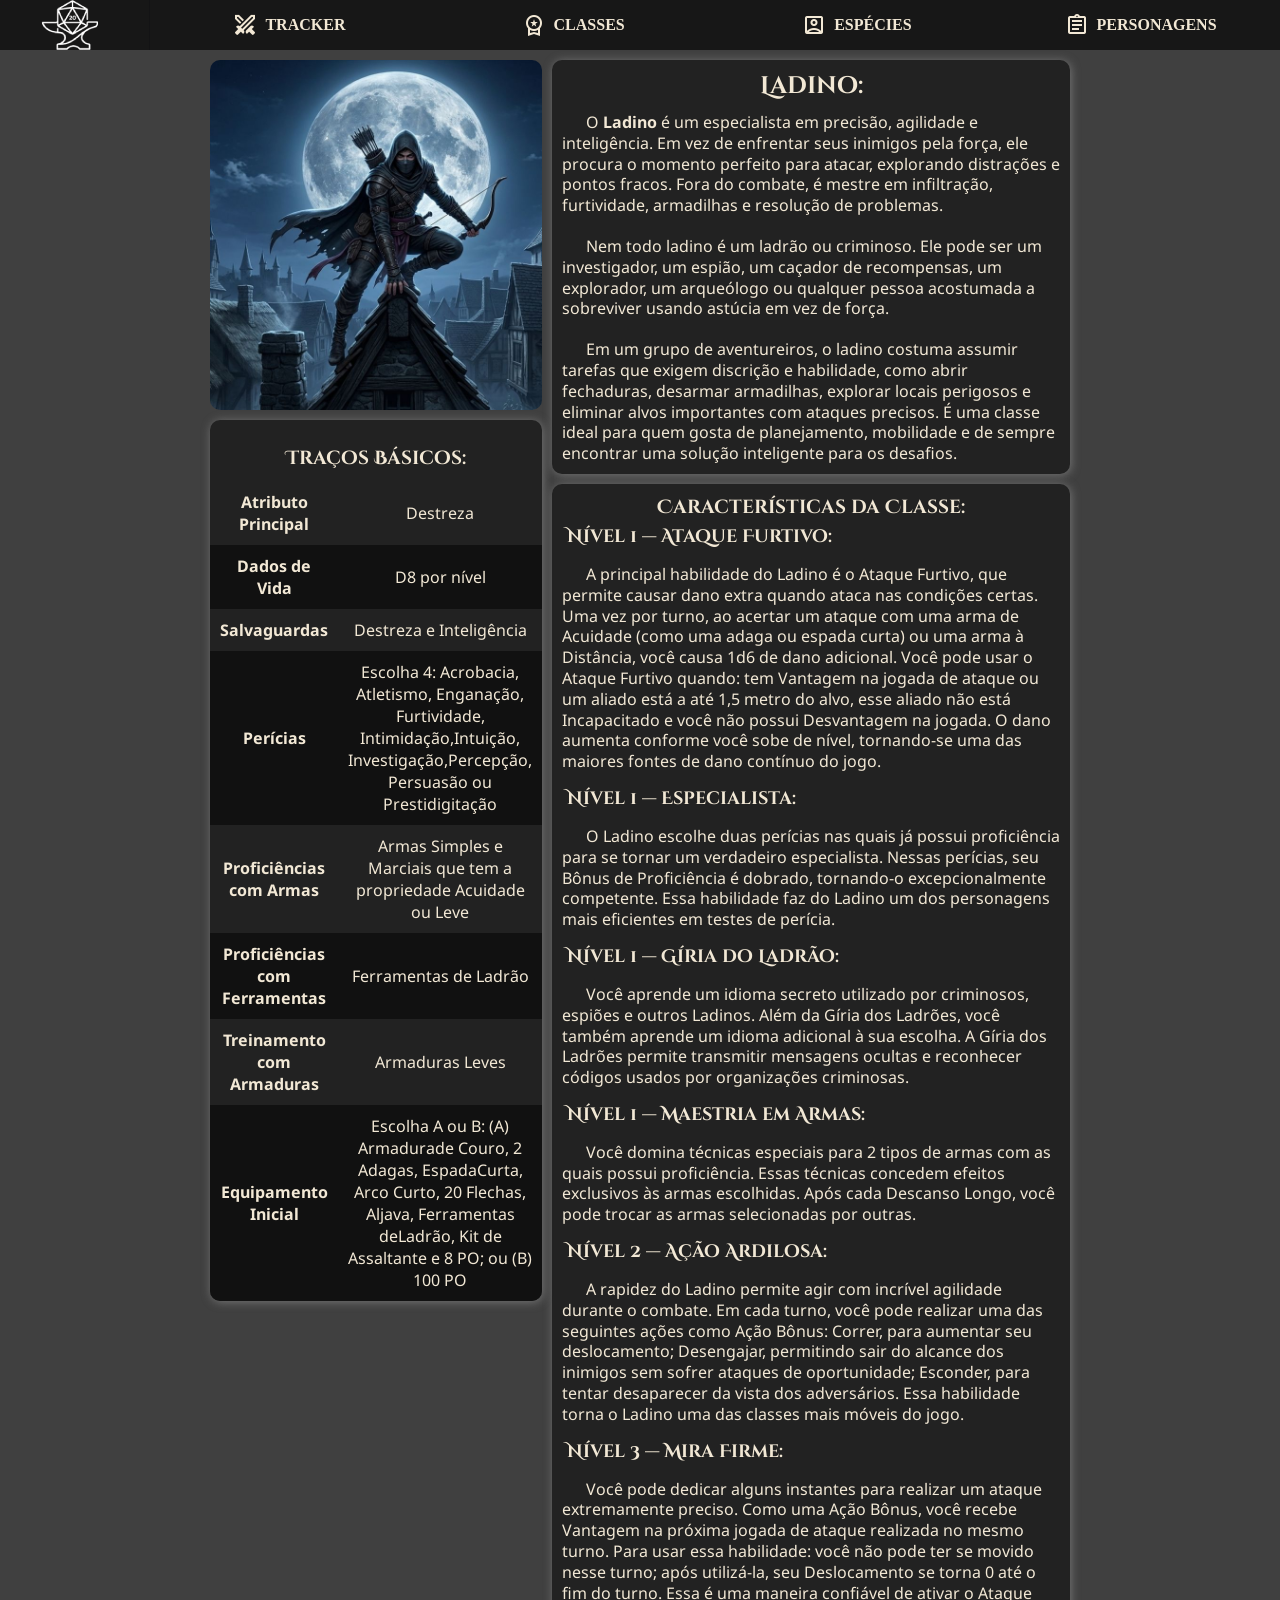
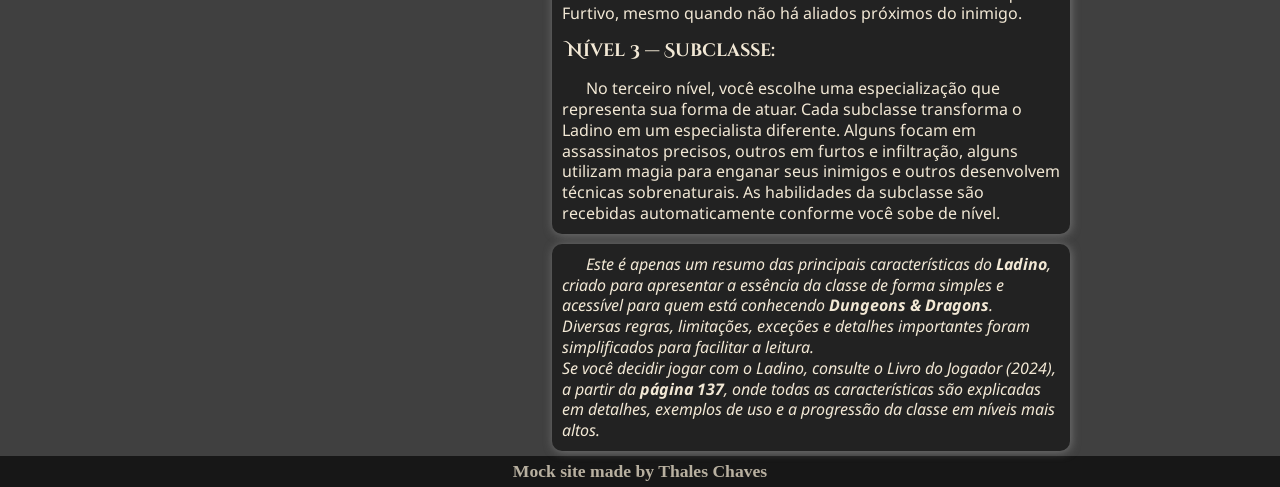
<file: classes/rogue.html>
<!DOCTYPE html>
<html lang="pt-br">
<head>
    <meta charset="UTF-8">
    <meta name="viewport" content="width=device-width, initial-scale=1.0">
    <title>Ladino</title>
    <link rel="stylesheet" href="../estilos/style.css">
    <link rel="shortcut icon" href="../images/logo-favicon.png" type="image/x-icon">
    <link rel="stylesheet"href="https://fonts.googleapis.com/css2?family=Material+Symbols+Outlined"/>
    
</head>
<body>
    <header>
       <a href="../index.html" class="header-img"><img src="../images/logo-150.png" alt="DnD Logo" ></a>
        <button id="menu-toggle" aria-label="Open Menu">
        <span class="material-symbols-outlined">menu</span>
        </button>
        <nav id="header-menu">
           <a href="#"><span class="material-symbols-outlined">swords</span> TRACKER</a>
           <a href="#"><span class="material-symbols-outlined">workspace_premium</span> CLASSES</a>
           <a href="#"><span class="material-symbols-outlined">account_box</span> ESPÉCIES</a>
           <a href="#"><span class="material-symbols-outlined">assignment</span> PERSONAGENS</a>
           
        </nav> 
    </header>

    
    <main id="class-main">
       <div id="class-sidebar">
           <section id="class-img">
            <img src="../images/class-portrait/rogue-portrait.jpg" alt="">
           </section>
           <section id="class-info">
            <h2>Traços Básicos:</h2>
            <table id="traits-table">
                <tr>
                    <th><strong>Atributo Principal</strong></th>
                    <td>Destreza</td>
                </tr>
                <tr>
                    <th><strong>Dados de Vida</strong></th>
                    <td>D8 por nível</td>
                </tr>
                <tr>
                    <th><strong>Salvaguardas</strong></th>
                    <td>Destreza e Inteligência</td>
                </tr>
                <tr>
                    <th><strong>Perícias</strong></th>
                    <td>Escolha 4: Acrobacia, Atletismo, Enganação, Furtividade, Intimidação,Intuição, Investigação,Percepção, Persuasão ou Prestidigitação</td>
                </tr>
                <tr>
                    <th><strong>Proficiências com Armas</strong></th>
                    <td>Armas Simples e Marciais que tem a propriedade Acuidade ou Leve</td>
                </tr>
                <tr>
                    <th><strong>Proficiências com Ferramentas</strong></th>
                    <td>Ferramentas de Ladrão</td>
                </tr>
                <tr>
                    <th><strong>Treinamento com Armaduras</strong></th>
                    <td>Armaduras Leves</td>
                </tr>
                <tr>
                    <th><strong>Equipamento Inicial</strong></th>
                    <td>Escolha A ou B: (A) Armadurade Couro, 2 Adagas, EspadaCurta, Arco Curto, 20 Flechas, Aljava, Ferramentas deLadrão, Kit de Assaltante e 8 PO; ou (B) 100 PO</td>
                </tr>
            </table>
           </section>
       </div>

       <div id="class-content">
           <section id="class-description">
            <h1>Ladino:</h1>
            <p>O <strong>Ladino</strong> é um especialista em precisão, agilidade e inteligência. Em vez de enfrentar seus inimigos pela força, ele procura o momento perfeito para atacar, explorando distrações e pontos fracos. Fora do combate, é mestre em infiltração, furtividade, armadilhas e resolução de problemas.</p>
            <p>Nem todo ladino é um ladrão ou criminoso. Ele pode ser um investigador, um espião, um caçador de recompensas, um explorador, um arqueólogo ou qualquer pessoa acostumada a sobreviver usando astúcia em vez de força.</p>
            <p>Em um grupo de aventureiros, o ladino costuma assumir tarefas que exigem discrição e habilidade, como abrir fechaduras, desarmar armadilhas, explorar locais perigosos e eliminar alvos importantes com ataques precisos. É uma classe ideal para quem gosta de planejamento, mobilidade e de sempre encontrar uma solução inteligente para os desafios.</p>
           </section>   
           <section id="class-traits">
            <h2>Características da Classe:</h2>
            <h3>Nível 1 — Ataque Furtivo:</h3>
            <p>A principal habilidade do Ladino é o Ataque Furtivo, que permite causar dano extra quando ataca nas condições certas. Uma vez por turno, ao acertar um ataque com uma arma de Acuidade (como uma adaga ou espada curta) ou uma arma à Distância, você causa 1d6 de dano adicional. Você pode usar o Ataque Furtivo quando: tem Vantagem na jogada de ataque ou um aliado está a até 1,5 metro do alvo, esse aliado não está Incapacitado e você não possui Desvantagem na jogada. O dano aumenta conforme você sobe de nível, tornando-se uma das maiores fontes de dano contínuo do jogo.</p>
            <h3>Nível 1 — Especialista:</h3>
            <p>O Ladino escolhe duas perícias nas quais já possui proficiência para se tornar um verdadeiro especialista. Nessas perícias, seu Bônus de Proficiência é dobrado, tornando-o excepcionalmente competente. Essa habilidade faz do Ladino um dos personagens mais eficientes em testes de perícia.</p>
            <h3>Nível 1 — Gíria do Ladrão:</h3>
            <p>Você aprende um idioma secreto utilizado por criminosos, espiões e outros Ladinos. Além da Gíria dos Ladrões, você também aprende um idioma adicional à sua escolha. A Gíria dos Ladrões permite transmitir mensagens ocultas e reconhecer códigos usados por organizações criminosas.</p>
            <h3>Nível 1 — Maestria em Armas:</h3>
            <p>Você domina técnicas especiais para 2 tipos de armas com as quais possui proficiência. Essas técnicas concedem efeitos exclusivos às armas escolhidas. Após cada Descanso Longo, você pode trocar as armas selecionadas por outras.</p>
            <h3>Nível 2 — Ação Ardilosa:</h3>
            <p>A rapidez do Ladino permite agir com incrível agilidade durante o combate. Em cada turno, você pode realizar uma das seguintes ações como Ação Bônus: Correr, para aumentar seu deslocamento; Desengajar, permitindo sair do alcance dos inimigos sem sofrer ataques de oportunidade; Esconder, para tentar desaparecer da vista dos adversários. Essa habilidade torna o Ladino uma das classes mais móveis do jogo.</p>
            <h3>Nível 3 — Mira Firme:</h3>
            <p>Você pode dedicar alguns instantes para realizar um ataque extremamente preciso. Como uma Ação Bônus, você recebe Vantagem na próxima jogada de ataque realizada no mesmo turno. Para usar essa habilidade: você não pode ter se movido nesse turno; após utilizá-la, seu Deslocamento se torna 0 até o fim do turno. Essa é uma maneira confiável de ativar o Ataque Furtivo, mesmo quando não há aliados próximos do inimigo.</p>
            <h3>Nível 3 — Subclasse:</h3>
            <p>No terceiro nível, você escolhe uma especialização que representa sua forma de atuar. Cada subclasse transforma o Ladino em um especialista diferente. Alguns focam em assassinatos precisos, outros em furtos e infiltração, alguns utilizam magia para enganar seus inimigos e outros desenvolvem técnicas sobrenaturais. As habilidades da subclasse são recebidas automaticamente conforme você sobe de nível.</p>
           </section>
           
           <section id="class-quote">
             <p><i>
                Este é apenas um resumo das principais características do <strong>Ladino</strong>, criado para apresentar a essência da classe de forma simples e acessível para quem está conhecendo <strong>Dungeons & Dragons</strong>.<br> Diversas regras, limitações, exceções e detalhes importantes foram simplificados para facilitar a leitura.<br>
                Se você decidir jogar com o Ladino, consulte o Livro do Jogador (2024), a partir da <strong>página 137</strong>, onde todas as características são explicadas em detalhes, exemplos de uso e a progressão da classe em níveis mais altos.
            </i></p>
           </section>
       </div>
    </main>
   
    <footer>
        <p>Mock site made by <a href="https://github.com/ThanagorTales" target="_blank">Thales Chaves</a></p>
    </footer>
    <script src="../scripts/menu-script.js"></script>
</body>
</html>
</file>
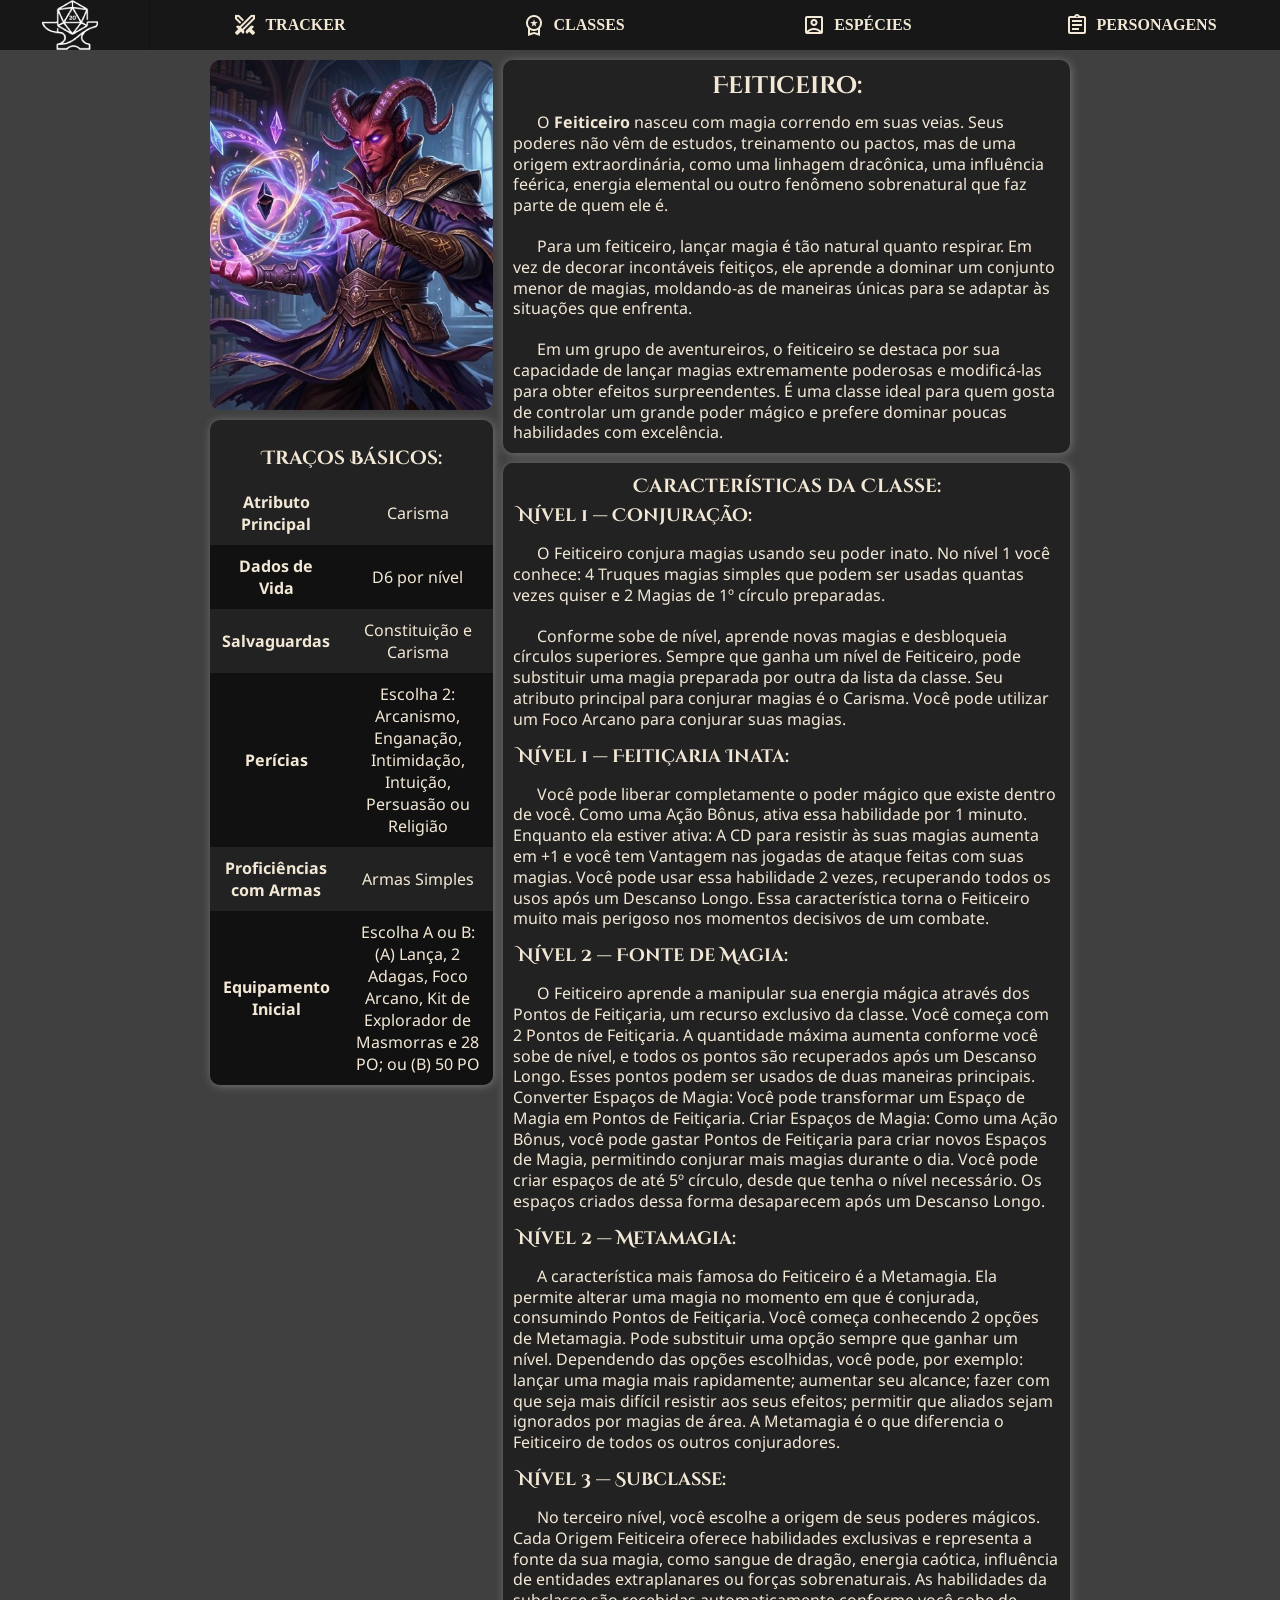
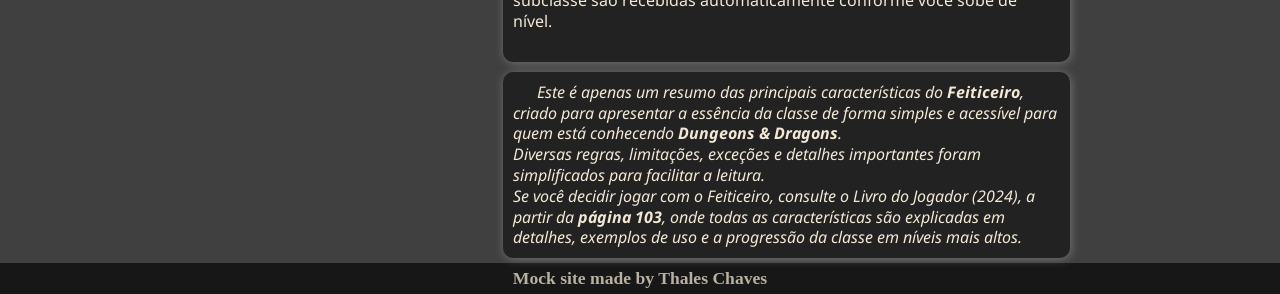
<file: classes/sorcerer.html>
<!DOCTYPE html>
<html lang="pt-br">
<head>
    <meta charset="UTF-8">
    <meta name="viewport" content="width=device-width, initial-scale=1.0">
    <title>Feiticeiro</title>
    <link rel="stylesheet" href="../estilos/style.css">
    <link rel="shortcut icon" href="../images/logo-favicon.png" type="image/x-icon">
    <link rel="stylesheet"href="https://fonts.googleapis.com/css2?family=Material+Symbols+Outlined"/>
    
</head>
<body>
    <header>
       <a href="../index.html" class="header-img"><img src="../images/logo-150.png" alt="DnD Logo" ></a>
        <button id="menu-toggle" aria-label="Open Menu">
        <span class="material-symbols-outlined">menu</span>
        </button>
        <nav id="header-menu">
           <a href="#"><span class="material-symbols-outlined">swords</span> TRACKER</a>
           <a href="#"><span class="material-symbols-outlined">workspace_premium</span> CLASSES</a>
           <a href="#"><span class="material-symbols-outlined">account_box</span> ESPÉCIES</a>
           <a href="#"><span class="material-symbols-outlined">assignment</span> PERSONAGENS</a>
           
        </nav> 
    </header>

    
    <main id="class-main">
       <div id="class-sidebar">
           <section id="class-img">
            <img src="../images/class-portrait/sorcerer-portrait.jpg" alt="">
           </section>
           <section id="class-info">
            <h2>Traços Básicos:</h2>
            <table id="traits-table">
                <tr>
                    <th><strong>Atributo Principal</strong></th>
                    <td>Carisma</td>
                </tr>
                <tr>
                    <th><strong>Dados de Vida</strong></th>
                    <td>D6 por nível</td>
                </tr>
                <tr>
                    <th><strong>Salvaguardas</strong></th>
                    <td>Constituição e Carisma</td>
                </tr>
                <tr>
                    <th><strong>Perícias</strong></th>
                    <td>Escolha 2: Arcanismo, Enganação, Intimidação, Intuição, Persuasão ou Religião</td>
                </tr>
                <tr>
                    <th><strong>Proficiências com Armas</strong></th>
                    <td>Armas Simples</td>
                </tr>
                <tr>
                    <th><strong>Equipamento Inicial</strong></th>
                    <td>Escolha A ou B: (A) Lança, 2 Adagas, Foco Arcano, Kit de Explorador de Masmorras e 28 PO; ou (B) 50 PO</td>
                </tr>
            </table>
           </section>
       </div>

       <div id="class-content">
           <section id="class-description">
            <h1>Feiticeiro:</h1>
            <p>O <strong>Feiticeiro</strong> nasceu com magia correndo em suas veias. Seus poderes não vêm de estudos, treinamento ou pactos, mas de uma origem extraordinária, como uma linhagem dracônica, uma influência feérica, energia elemental ou outro fenômeno sobrenatural que faz parte de quem ele é.</p>

            <p>Para um feiticeiro, lançar magia é tão natural quanto respirar. Em vez de decorar incontáveis feitiços, ele aprende a dominar um conjunto menor de magias, moldando-as de maneiras únicas para se adaptar às situações que enfrenta.</p>
           
            <p>Em um grupo de aventureiros, o feiticeiro se destaca por sua capacidade de lançar magias extremamente poderosas e modificá-las para obter efeitos surpreendentes. É uma classe ideal para quem gosta de controlar um grande poder mágico e prefere dominar poucas habilidades com excelência.</p>
           </section>   
           <section id="class-traits">
            <h2>Características da Classe:</h2>
            <h3>Nível 1 — Conjuração:</h3>
            <p>O Feiticeiro conjura magias usando seu poder inato. No nível 1 você conhece: 4 Truques magias simples que podem ser usadas quantas vezes quiser e 2 Magias de 1º círculo preparadas.</p>
            <p>Conforme sobe de nível, aprende novas magias e desbloqueia círculos superiores. Sempre que ganha um nível de Feiticeiro, pode substituir uma magia preparada por outra da lista da classe. Seu atributo principal para conjurar magias é o Carisma. Você pode utilizar um Foco Arcano para conjurar suas magias.</p>
            <h3>Nível 1 — Feitiçaria Inata:</h3>
            <p>Você pode liberar completamente o poder mágico que existe dentro de você. Como uma Ação Bônus, ativa essa habilidade por 1 minuto. Enquanto ela estiver ativa: A CD para resistir às suas magias aumenta em +1 e você tem Vantagem nas jogadas de ataque feitas com suas magias. Você pode usar essa habilidade 2 vezes, recuperando todos os usos após um Descanso Longo. Essa característica torna o Feiticeiro muito mais perigoso nos momentos decisivos de um combate.</p>
            <h3>Nível 2 — Fonte de Magia:</h3>
            <p>O Feiticeiro aprende a manipular sua energia mágica através dos Pontos de Feitiçaria, um recurso exclusivo da classe. Você começa com 2 Pontos de Feitiçaria. A quantidade máxima aumenta conforme você sobe de nível, e todos os pontos são recuperados após um Descanso Longo. Esses pontos podem ser usados de duas maneiras principais. Converter Espaços de Magia: Você pode transformar um Espaço de Magia em Pontos de Feitiçaria. Criar Espaços de Magia: Como uma Ação Bônus, você pode gastar Pontos de Feitiçaria para criar novos Espaços de Magia, permitindo conjurar mais magias durante o dia. Você pode criar espaços de até 5º círculo, desde que tenha o nível necessário. Os espaços criados dessa forma desaparecem após um Descanso Longo.</p>
            <h3>Nível 2 — Metamagia:</h3>
            <p>A característica mais famosa do Feiticeiro é a Metamagia. Ela permite alterar uma magia no momento em que é conjurada, consumindo Pontos de Feitiçaria. Você começa conhecendo 2 opções de Metamagia. Pode substituir uma opção sempre que ganhar um nível. Dependendo das opções escolhidas, você pode, por exemplo: lançar uma magia mais rapidamente; aumentar seu alcance; fazer com que seja mais difícil resistir aos seus efeitos; permitir que aliados sejam ignorados por magias de área. A Metamagia é o que diferencia o Feiticeiro de todos os outros conjuradores.</p>
            <h3>Nível 3 — Subclasse:</h3>
            <p>No terceiro nível, você escolhe a origem de seus poderes mágicos. Cada Origem Feiticeira oferece habilidades exclusivas e representa a fonte da sua magia, como sangue de dragão, energia caótica, influência de entidades extraplanares ou forças sobrenaturais. As habilidades da subclasse são recebidas automaticamente conforme você sobe de nível.</p>
            </p>
           </section>
           
           <section id="class-quote">
             <p><i>
                Este é apenas um resumo das principais características do <strong>Feiticeiro</strong>, criado para apresentar a essência da classe de forma simples e acessível para quem está conhecendo <strong>Dungeons & Dragons</strong>.<br> Diversas regras, limitações, exceções e detalhes importantes foram simplificados para facilitar a leitura.<br>
                Se você decidir jogar com o Feiticeiro, consulte o Livro do Jogador (2024), a partir da <strong>página 103</strong>, onde todas as características são explicadas em detalhes, exemplos de uso e a progressão da classe em níveis mais altos.
            </i></p>
           </section>
       </div>
    </main>
   
    <footer>
        <p>Mock site made by <a href="https://github.com/ThanagorTales" target="_blank">Thales Chaves</a></p>
    </footer>
    <script src="../scripts/menu-script.js"></script>
</body>
</html>
</file>
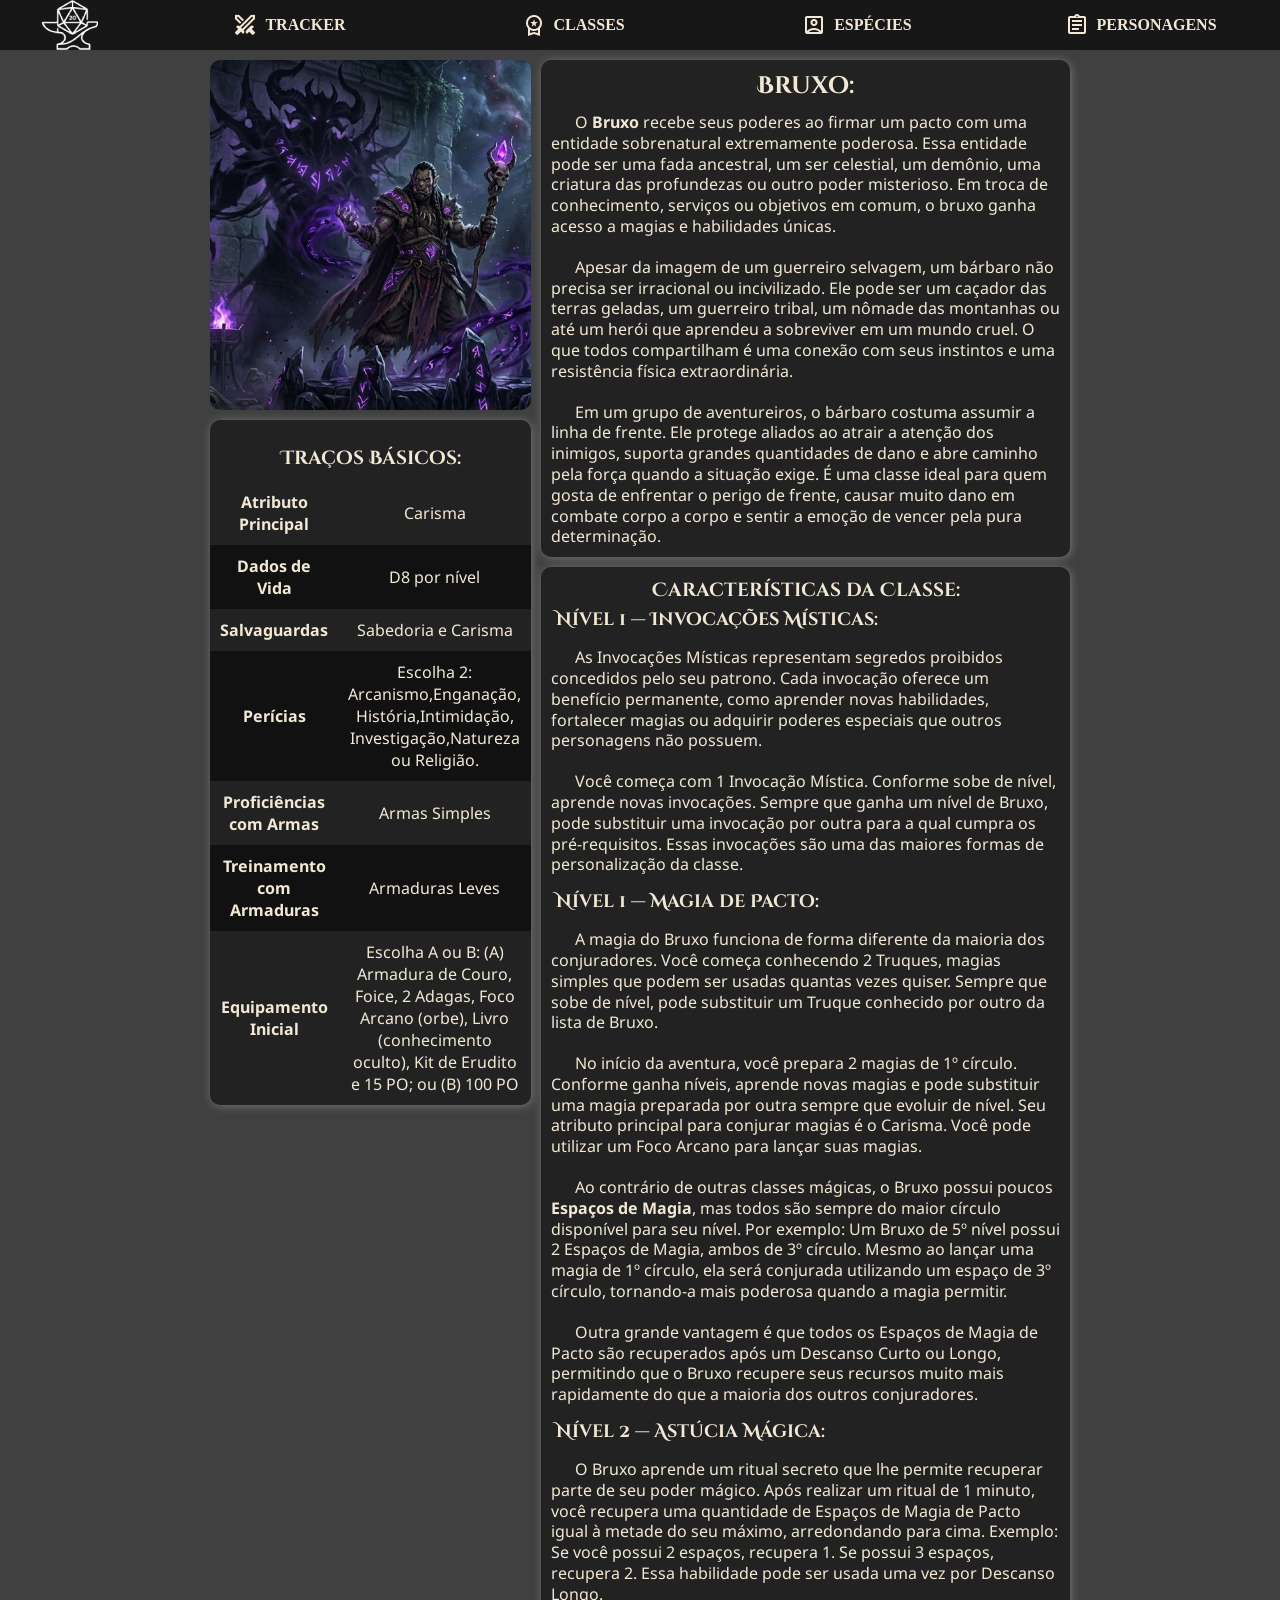
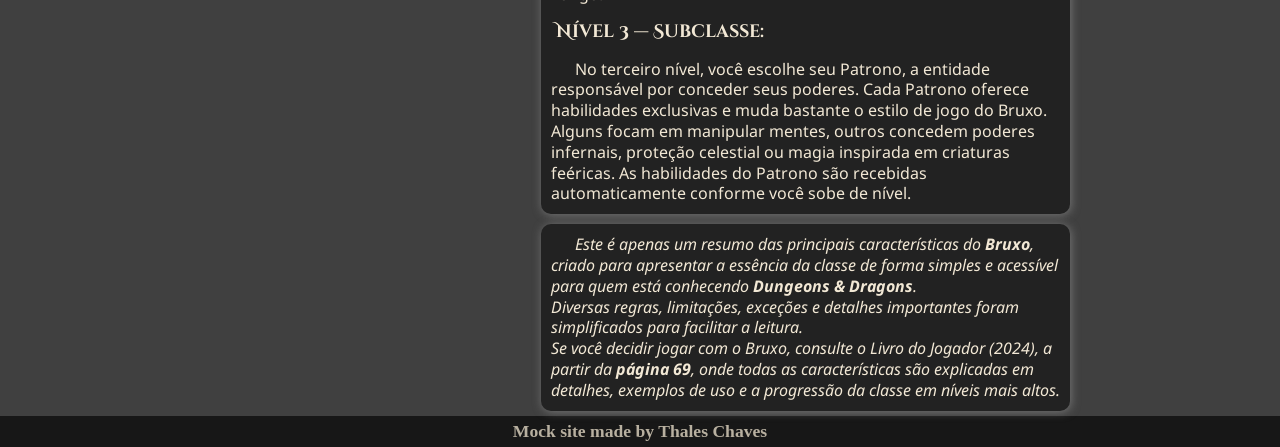
<file: classes/warlock.html>
<!DOCTYPE html>
<html lang="pt-br">
<head>
    <meta charset="UTF-8">
    <meta name="viewport" content="width=device-width, initial-scale=1.0">
    <title>Bruxo</title>
    <link rel="stylesheet" href="../estilos/style.css">
    <link rel="shortcut icon" href="../images/logo-favicon.png" type="image/x-icon">
    <link rel="stylesheet"href="https://fonts.googleapis.com/css2?family=Material+Symbols+Outlined"/>
    
</head>
<body>
    <header>
       <a href="../index.html" class="header-img"><img src="../images/logo-150.png" alt="DnD Logo" ></a>
        <button id="menu-toggle" aria-label="Open Menu">
        <span class="material-symbols-outlined">menu</span>
        </button>
        <nav id="header-menu">
           <a href="#"><span class="material-symbols-outlined">swords</span> TRACKER</a>
           <a href="#"><span class="material-symbols-outlined">workspace_premium</span> CLASSES</a>
           <a href="#"><span class="material-symbols-outlined">account_box</span> ESPÉCIES</a>
           <a href="#"><span class="material-symbols-outlined">assignment</span> PERSONAGENS</a>
           
        </nav> 
    </header>

    
    <main id="class-main">
       <div id="class-sidebar">
           <section id="class-img">
            <img src="../images/class-portrait/warlock-portrait.jpg" alt="">
           </section>
           <section id="class-info">
            <h2>Traços Básicos:</h2>
            <table id="traits-table">
                <tr>
                    <th><strong>Atributo Principal</strong></th>
                    <td>Carisma</td>
                </tr>
                <tr>
                    <th><strong>Dados de Vida</strong></th>
                    <td>D8 por nível</td>
                </tr>
                <tr>
                    <th><strong>Salvaguardas</strong></th>
                    <td>Sabedoria e Carisma</td>
                </tr>
                <tr>
                    <th><strong>Perícias</strong></th>
                    <td>Escolha 2: Arcanismo,Enganação, História,Intimidação, Investigação,Natureza ou Religião.</td>
                </tr>
                <tr>
                    <th><strong>Proficiências com Armas</strong></th>
                    <td>Armas Simples</td>
                </tr>
                <tr>
                    <th><strong>Treinamento com Armaduras</strong></th>
                    <td>Armaduras Leves</td>
                </tr>
                <tr>
                    <th><strong>Equipamento Inicial</strong></th>
                    <td>Escolha A ou B: (A) Armadura de Couro, Foice, 2 Adagas, Foco Arcano (orbe), Livro (conhecimento oculto), Kit de Erudito e 15 PO; ou (B) 100 PO</td>
                </tr>
            </table>
           </section>
       </div>

       <div id="class-content">
           <section id="class-description">
            <h1>Bruxo:</h1>
            <p>O <strong>Bruxo</strong> recebe seus poderes ao firmar um pacto com uma entidade sobrenatural extremamente poderosa. Essa entidade pode ser uma fada ancestral, um ser celestial, um demônio, uma criatura das profundezas ou outro poder misterioso. Em troca de conhecimento, serviços ou objetivos em comum, o bruxo ganha acesso a magias e habilidades únicas.</p>
            <p>Apesar da imagem de um guerreiro selvagem, um bárbaro não precisa ser irracional ou incivilizado. Ele pode ser um caçador das terras geladas, um guerreiro tribal, um nômade das montanhas ou até um herói que aprendeu a sobreviver em um mundo cruel. O que todos compartilham é uma conexão com seus instintos e uma resistência física extraordinária.</p>
           
            <p>Em um grupo de aventureiros, o bárbaro costuma assumir a linha de frente. Ele protege aliados ao atrair a atenção dos inimigos, suporta grandes quantidades de dano e abre caminho pela força quando a situação exige. É uma classe ideal para quem gosta de enfrentar o perigo de frente, causar muito dano em combate corpo a corpo e sentir a emoção de vencer pela pura determinação.</p>
           </section>   
           <section id="class-traits">
            <h2>Características da Classe:</h2>
            <h3>Nível 1 — Invocações Místicas:</h3>
            <p>As Invocações Místicas representam segredos proibidos concedidos pelo seu patrono. Cada invocação oferece um benefício permanente, como aprender novas habilidades, fortalecer magias ou adquirir poderes especiais que outros personagens não possuem.</p>
            <p> Você começa com 1 Invocação Mística. Conforme sobe de nível, aprende novas invocações. Sempre que ganha um nível de Bruxo, pode substituir uma invocação por outra para a qual cumpra os pré-requisitos. Essas invocações são uma das maiores formas de personalização da classe.</p>
            <h3>Nível 1 — Magia de Pacto:</h3>
            <p>A magia do Bruxo funciona de forma diferente da maioria dos conjuradores. Você começa conhecendo 2 Truques, magias simples que podem ser usadas quantas vezes quiser. Sempre que sobe de nível, pode substituir um Truque conhecido por outro da lista de Bruxo.</p>
            <p>No início da aventura, você prepara 2 magias de 1º círculo. Conforme ganha níveis, aprende novas magias e pode substituir uma magia preparada por outra sempre que evoluir de nível. Seu atributo principal para conjurar magias é o Carisma. Você pode utilizar um Foco Arcano para lançar suas magias.</p>
            <p>Ao contrário de outras classes mágicas, o Bruxo possui poucos <strong>Espaços de Magia</strong>, mas todos são sempre do maior círculo disponível para seu nível. Por exemplo: Um Bruxo de 5º nível possui 2 Espaços de Magia, ambos de 3º círculo. Mesmo ao lançar uma magia de 1º círculo, ela será conjurada utilizando um espaço de 3º círculo, tornando-a mais poderosa quando a magia permitir.</p> <p>Outra grande vantagem é que todos os Espaços de Magia de Pacto são recuperados após um Descanso Curto ou Longo, permitindo que o Bruxo recupere seus recursos muito mais rapidamente do que a maioria dos outros conjuradores.</p>
            <h3>Nível 2 — Astúcia Mágica:</h3>
            <p>O Bruxo aprende um ritual secreto que lhe permite recuperar parte de seu poder mágico. Após realizar um ritual de 1 minuto, você recupera uma quantidade de Espaços de Magia de Pacto igual à metade do seu máximo, arredondando para cima. Exemplo: Se você possui 2 espaços, recupera 1. Se possui 3 espaços, recupera 2. Essa habilidade pode ser usada uma vez por Descanso Longo.</p>
            <h3>Nível 3 — Subclasse:</h3>
            <p>No terceiro nível, você escolhe seu Patrono, a entidade responsável por conceder seus poderes. Cada Patrono oferece habilidades exclusivas e muda bastante o estilo de jogo do Bruxo. Alguns focam em manipular mentes, outros concedem poderes infernais, proteção celestial ou magia inspirada em criaturas feéricas. As habilidades do Patrono são recebidas automaticamente conforme você sobe de nível.
            </p>
            
           </section>
           
           <section id="class-quote">
             <p><i>
                Este é apenas um resumo das principais características do <strong>Bruxo</strong>, criado para apresentar a essência da classe de forma simples e acessível para quem está conhecendo <strong>Dungeons & Dragons</strong>.<br> Diversas regras, limitações, exceções e detalhes importantes foram simplificados para facilitar a leitura.<br>
                Se você decidir jogar com o Bruxo, consulte o Livro do Jogador (2024), a partir da <strong>página 69</strong>, onde todas as características são explicadas em detalhes, exemplos de uso e a progressão da classe em níveis mais altos.
            </i></p>
           </section>
       </div>
    </main>
   
    <footer>
        <p>Mock site made by <a href="https://github.com/ThanagorTales" target="_blank">Thales Chaves</a></p>
    </footer>
    <script src="../scripts/menu-script.js"></script>
</body>
</html>
</file>
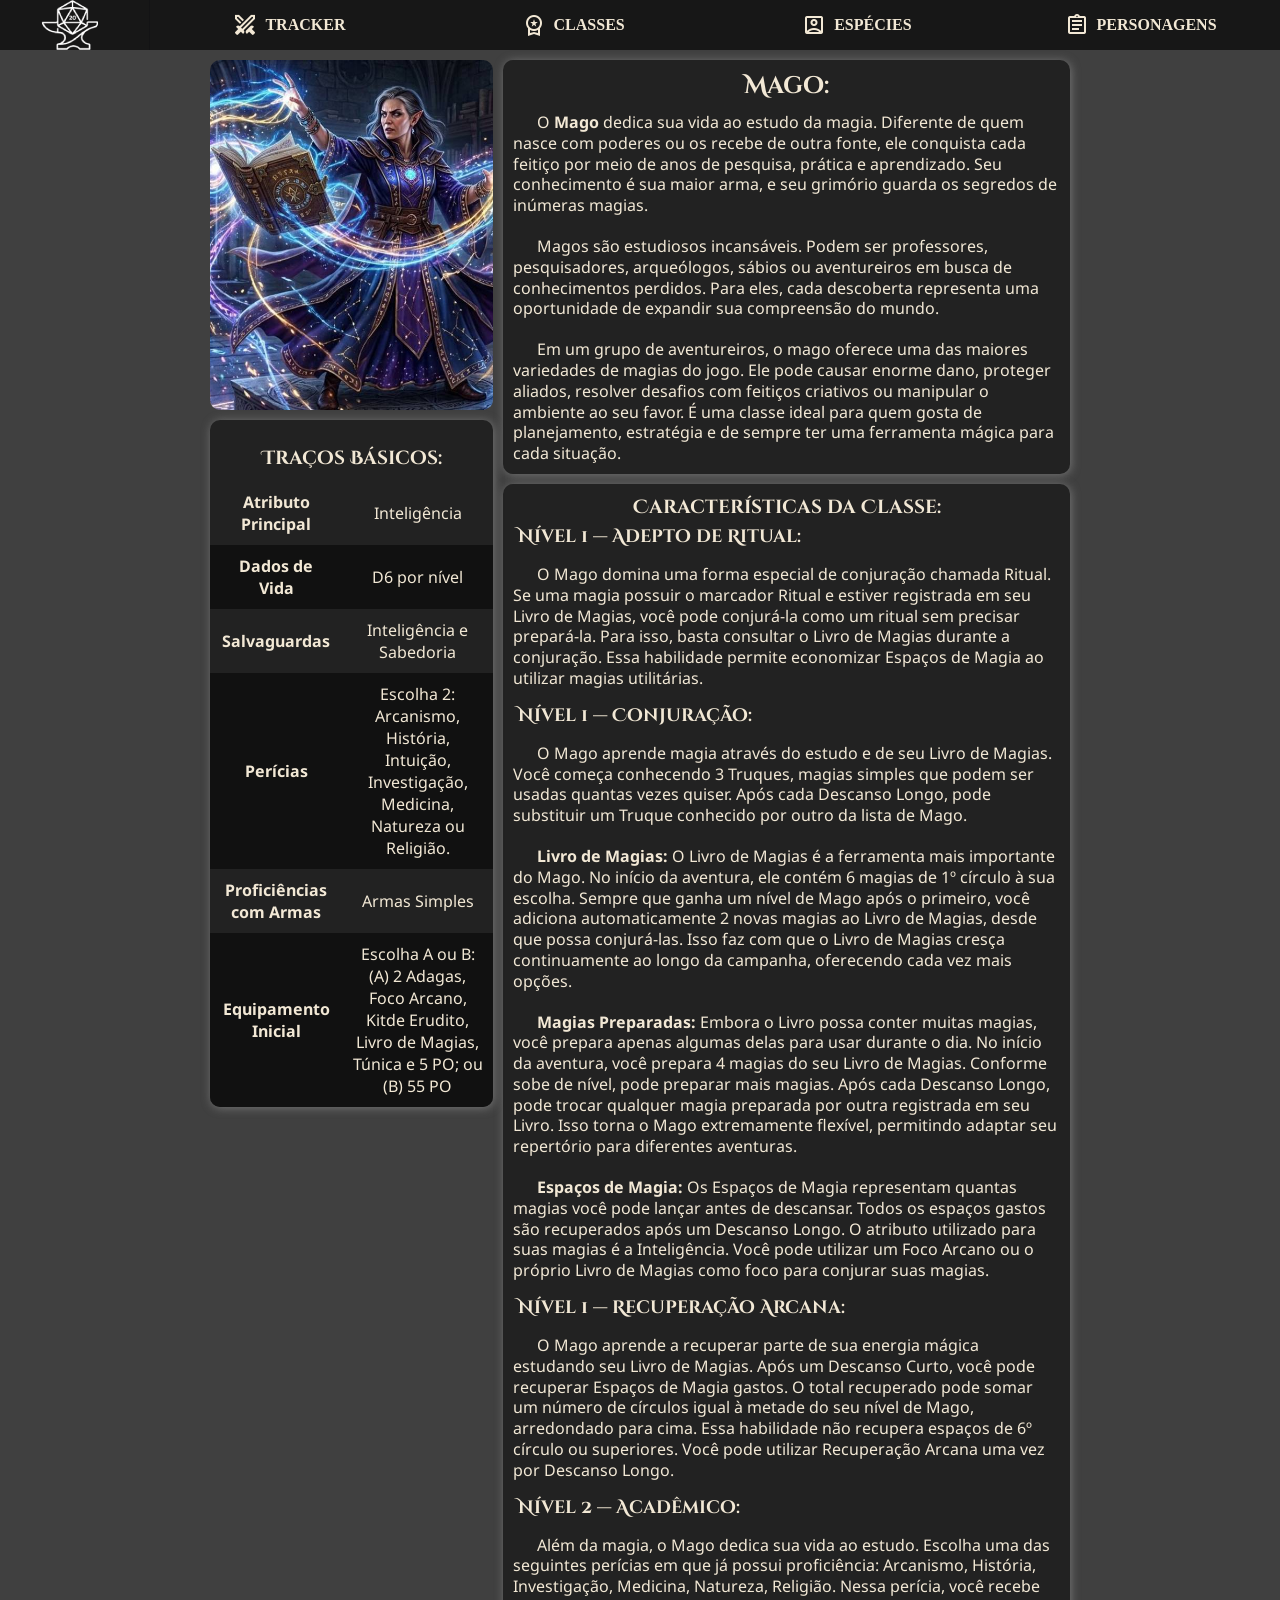
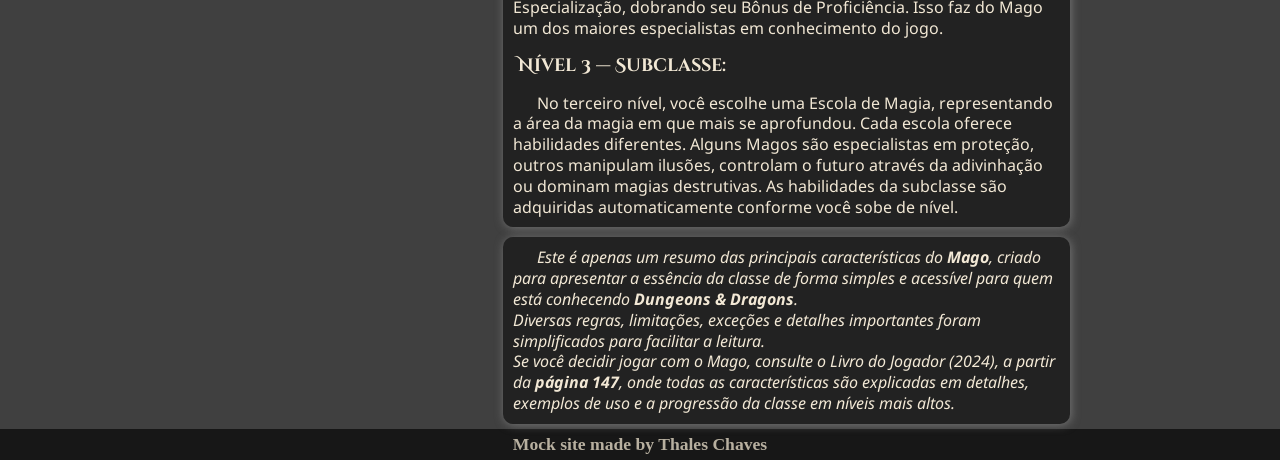
<file: classes/wizard.html>
<!DOCTYPE html>
<html lang="pt-br">
<head>
    <meta charset="UTF-8">
    <meta name="viewport" content="width=device-width, initial-scale=1.0">
    <title>Mago</title>
    <link rel="stylesheet" href="../estilos/style.css">
    <link rel="shortcut icon" href="../images/logo-favicon.png" type="image/x-icon">
    <link rel="stylesheet"href="https://fonts.googleapis.com/css2?family=Material+Symbols+Outlined"/>

    
</head>
<body>
    <header>
       <a href="../index.html" class="header-img"><img src="../images/logo-150.png" alt="DnD Logo" ></a>
        <button id="menu-toggle" aria-label="Open Menu">
        <span class="material-symbols-outlined">menu</span>
        </button>
        <nav id="header-menu">
           <a href="#"><span class="material-symbols-outlined">swords</span> TRACKER</a>
           <a href="#"><span class="material-symbols-outlined">workspace_premium</span> CLASSES</a>
           <a href="#"><span class="material-symbols-outlined">account_box</span> ESPÉCIES</a>
           <a href="#"><span class="material-symbols-outlined">assignment</span> PERSONAGENS</a>
           
        </nav> 
    </header>

    
    <main id="class-main">
       <div id="class-sidebar">
           <section id="class-img">
            <img src="../images/class-portrait/wizard-portrait.jpg" alt="">
           </section>
           <section id="class-info">
            <h2>Traços Básicos:</h2>
            <table id="traits-table">
                <tr>
                    <th><strong>Atributo Principal</strong></th>
                    <td>Inteligência</td>
                </tr>
                <tr>
                    <th><strong>Dados de Vida</strong></th>
                    <td>D6 por nível</td>
                </tr>
                <tr>
                    <th><strong>Salvaguardas</strong></th>
                    <td>Inteligência e Sabedoria</td>
                </tr>
                <tr>
                    <th><strong>Perícias</strong></th>
                    <td>Escolha 2: Arcanismo, História, Intuição, Investigação, Medicina, Natureza ou Religião.</td>
                </tr>
                <tr>
                    <th><strong>Proficiências com Armas</strong></th>
                    <td>Armas Simples</td>
                </tr>
                <tr>
                    <th><strong>Equipamento Inicial</strong></th>
                    <td>Escolha A ou B: (A) 2 Adagas, Foco Arcano, Kitde Erudito, Livro de Magias, Túnica e 5 PO; ou (B) 55 PO</td>
                </tr>
            </table>
           </section>
       </div>

       <div id="class-content">
           <section id="class-description">
            <h1>Mago:</h1>
            <p>O <strong>Mago</strong> dedica sua vida ao estudo da magia. Diferente de quem nasce com poderes ou os recebe de outra fonte, ele conquista cada feitiço por meio de anos de pesquisa, prática e aprendizado. Seu conhecimento é sua maior arma, e seu grimório guarda os segredos de inúmeras magias.</p>
            <p>Magos são estudiosos incansáveis. Podem ser professores, pesquisadores, arqueólogos, sábios ou aventureiros em busca de conhecimentos perdidos. Para eles, cada descoberta representa uma oportunidade de expandir sua compreensão do mundo.</p>  
            <p>Em um grupo de aventureiros, o mago oferece uma das maiores variedades de magias do jogo. Ele pode causar enorme dano, proteger aliados, resolver desafios com feitiços criativos ou manipular o ambiente ao seu favor. É uma classe ideal para quem gosta de planejamento, estratégia e de sempre ter uma ferramenta mágica para cada situação.</p>
           </section>   
           <section id="class-traits">
            <h2>Características da Classe:</h2>
            <h3>Nível 1 — Adepto de Ritual:</h3>
            <p>O Mago domina uma forma especial de conjuração chamada Ritual. Se uma magia possuir o marcador Ritual e estiver registrada em seu Livro de Magias, você pode conjurá-la como um ritual sem precisar prepará-la. Para isso, basta consultar o Livro de Magias durante a conjuração. Essa habilidade permite economizar Espaços de Magia ao utilizar magias utilitárias.</p>
            <h3>Nível 1 — Conjuração:</h3>
            <p>O Mago aprende magia através do estudo e de seu Livro de Magias. Você começa conhecendo 3 Truques, magias simples que podem ser usadas quantas vezes quiser. Após cada Descanso Longo, pode substituir um Truque conhecido por outro da lista de Mago.</p>
            <p><strong>Livro de Magias:</strong> O Livro de Magias é a ferramenta mais importante do Mago. No início da aventura, ele contém 6 magias de 1º círculo à sua escolha. Sempre que ganha um nível de Mago após o primeiro, você adiciona automaticamente 2 novas magias ao Livro de Magias, desde que possa conjurá-las. Isso faz com que o Livro de Magias cresça continuamente ao longo da campanha, oferecendo cada vez mais opções.</p>
            <p><strong>Magias Preparadas:</strong> Embora o Livro possa conter muitas magias, você prepara apenas algumas delas para usar durante o dia. No início da aventura, você prepara 4 magias do seu Livro de Magias. Conforme sobe de nível, pode preparar mais magias. Após cada Descanso Longo, pode trocar qualquer magia preparada por outra registrada em seu Livro. Isso torna o Mago extremamente flexível, permitindo adaptar seu repertório para diferentes aventuras.</p>
            <p><strong>Espaços de Magia:</strong> Os Espaços de Magia representam quantas magias você pode lançar antes de descansar. Todos os espaços gastos são recuperados após um Descanso Longo. O atributo utilizado para suas magias é a Inteligência. Você pode utilizar um Foco Arcano ou o próprio Livro de Magias como foco para conjurar suas magias.</p>
            <h3>Nível 1 — Recuperação Arcana:</h3>
            <p>O Mago aprende a recuperar parte de sua energia mágica estudando seu Livro de Magias. Após um Descanso Curto, você pode recuperar Espaços de Magia gastos. O total recuperado pode somar um número de círculos igual à metade do seu nível de Mago, arredondado para cima. Essa habilidade não recupera espaços de 6º círculo ou superiores. Você pode utilizar Recuperação Arcana uma vez por Descanso Longo.</p>
            <h3>Nível 2 — Acadêmico:</h3>
            <p>Além da magia, o Mago dedica sua vida ao estudo. Escolha uma das seguintes perícias em que já possui proficiência: Arcanismo, História, Investigação, Medicina, Natureza, Religião. Nessa perícia, você recebe Especialização, dobrando seu Bônus de Proficiência. Isso faz do Mago um dos maiores especialistas em conhecimento do jogo.</p>
            <h3>Nível 3 — Subclasse:</h3>
            <p>No terceiro nível, você escolhe uma Escola de Magia, representando a área da magia em que mais se aprofundou. Cada escola oferece habilidades diferentes. Alguns Magos são especialistas em proteção, outros manipulam ilusões, controlam o futuro através da adivinhação ou dominam magias destrutivas. As habilidades da subclasse são adquiridas automaticamente conforme você sobe de nível.</p>
           </section>
           
           <section id="class-quote">
             <p><i>
                Este é apenas um resumo das principais características do <strong>Mago</strong>, criado para apresentar a essência da classe de forma simples e acessível para quem está conhecendo <strong>Dungeons & Dragons</strong>.<br> Diversas regras, limitações, exceções e detalhes importantes foram simplificados para facilitar a leitura.<br>
                Se você decidir jogar com o Mago, consulte o Livro do Jogador (2024), a partir da <strong>página 147</strong>, onde todas as características são explicadas em detalhes, exemplos de uso e a progressão da classe em níveis mais altos.
            </i></p>
           </section>
       </div>
    </main>
   
    <footer>
        <p>Mock site made by <a href="https://github.com/ThanagorTales" target="_blank">Thales Chaves</a></p>
    </footer>
    <script src="../scripts/menu-script.js"></script>
</body>
</html>
</file>
<file: estilos/style.css>
@charset "UTF-8";

@import url('https://fonts.googleapis.com/css2?family=Cinzel+Decorative:wght@400;700;900&family=Noto+Sans:ital,wght@0,100..900;1,100..900&display=swap');

:root{
    --primary-bg: #0d0d0dc9;
    --secondary-bg: #171717;
    --card-bg: #222222;
    --borders: #947e2fe3;
    --primary-txt: #F2E8D5;
    --secondary-txt: #B8B0A0;
    --accent: #990800;
    --accent-hover: #C20A00; 
}

.cinzel-decorative-regular {
  font-family: "Cinzel Decorative", serif;
  font-weight: 400;
  font-style: normal;
}

.cinzel-decorative-bold {
  font-family: "Cinzel Decorative", serif;
  font-weight: 700;
  font-style: normal;
}

.cinzel-decorative-black {
  font-family: "Cinzel Decorative", serif;
  font-weight: 900;
  font-style: normal;
}

.noto-sans {
  font-family: "Noto Sans", sans-serif;
  font-optical-sizing: auto;
  font-weight: 400;
  font-style: normal;
  font-variation-settings:
    "wdth" 100;
}

*{
    margin: 0;
    padding: 0;
    box-sizing: border-box;
}

body{
    background-color: var(--primary-bg);
    
    min-height: 100vh;
    
}
header{

    background-color: var(--secondary-bg);

    display: grid;
    grid-template-columns: repeat(3, 1fr);
    align-items: center;

}
.header-img{
    height: 50px;
    width: 150px;

    grid-column: 2 / 3;
    justify-self: center;
    align-self: center;
}

#menu-toggle {
    background: none;
    border: none;
    color: var(--primary-txt);
    cursor: pointer;
    font-size: 2rem;

    position: absolute;
    right: 1rem;
    top: .5rem;
}

#header-menu{
    position: fixed;
    top: 0;
    right: -300px; /* hidden */
    width: 250px;
    height: 100vh;

    display: flex;
    flex-direction: column;

    background-color: var(--secondary-bg);

    transition: right .3s ease;
    z-index: 1000;
}
#header-menu.open {
    right: 0;
}
#header-menu a {
    display: flex;
    align-items: center;
    gap: .5rem;

    padding: 1rem;
    color: var(--primary-txt);
    text-decoration: none;
}
#header-menu a:hover{
        color: var(--primary-bg);
        cursor: pointer;
        background-color: var(--secondary-txt);
    }
/*------------- START index main -------------*/
#index-main{
    flex: 1;

    display: grid;
    grid-template-columns: auto 90vw auto;
    min-height: 90vh;
}
#banner{
    grid-column: 2;

    display: grid;
    grid-template-rows: 2fr 1fr;
    align-items: center;
    gap: 5px;

    background: linear-gradient(rgba(0, 0, 0, 0.35),rgba(0, 0, 0, 0.35)), url("../images/campfire-party.jpg") no-repeat center;
    background-size: cover;
}

.banner-text{
    color: var(--primary-txt);
    justify-self: center;
    text-align: center;
    margin: auto;
}
.banner-text h1{
    font-family: "Modern Antiqua";
    text-shadow: 2px 2px 2px rgba(255, 255, 255, 0.6);
}
.banner-btn-container{
    justify-self: center;
    margin-bottom: 5px;
}
.btn-banner{
    height: 50px;
    width: 150px;
    white-space: wrap;
    border-radius: 10px;
    border: 1px solid var(--primary-txt) ;
    background-color: var(--accent);
    color: var(--primary-txt);
    box-shadow: 1px 1px 2px rgba(255, 255, 255, 0.3);
    font-weight: bold;
} 
.btn-banner:hover{
    background-color: var(--accent-hover);
    border: 1px solid var(--secondary-txt);
    cursor: pointer;
}

#class-display{
    grid-column: 2;

    display: grid;
    grid-template-columns: auto 1fr auto;
    grid-template-rows:  1fr .5fr ;

    min-height: 350px;
    align-items: center;
    background: url("../images/class-portrait/barbarian-portrait.jpg") no-repeat center top;
    background-size: cover;
}
.class-preview-text {
    grid-area: 2 / 1 / -1 / -1;

    display: flex;
    flex-direction: column;

    min-height: 250px;   
    
    background-color: rgba(0, 0, 0, 0.75);
    color: var(--primary-txt);
    border: solid 2px var(--primary-txt);  
    border-radius: 8px;  
}
.class-preview-text h1{
    font-family: "Cinzel Decorative";
    margin-bottom: 5px;
    font-size: 1.5em;
    padding-top: 5px;
    text-align: center;
}
.class-preview-text p{
    font-family: "Noto Sans";
    text-indent: 1em;
    margin: 0 10px;
}
.class-btn {
    min-height: 40px;
    width: 150px;
    border-radius: 10px;
    border: 1px solid var(--primary-txt) ;
    background-color: var(--accent);
    color: var(--primary-txt);
    box-shadow: 1px 1px 2px rgba(255, 255, 255, 0.3);
  
    font-weight: bold;
    margin: auto;
    margin-bottom: 5px;
} 
.class-btn:hover{
    background-color: var(--accent-hover);
    border: 1px solid var(--secondary-txt);
    cursor: pointer;
}

#classes-cards{
    grid-column: 2;

    display: grid;
    grid-template-columns:repeat(3, 1fr) ; 

    max-width: 100%;
    gap: .25rem;
    padding: 1rem;
    justify-items: center;
    align-items: center;

    background-color: var(--card-bg);
    border-radius: 10px;
}
.class-icon{
    width: 100%;
    max-width: 110px;
}
#classes-cards button {
    background: none;
    border: none;
    width: 100%;

    display: flex;
    justify-content: center;
    align-items: center;

    padding: 10px;
    border-radius: 10px;
    transition: .2s;
}
#classes-cards button:hover{
    background: var(--secondary-bg);
    cursor: pointer;
}

#classes-cards button.choosen{
    background-color: var(--primary-bg);
    border-radius: 10px;
    box-shadow: 0 0 10px var(--borders);
}
/*------------- END index main -------------*/

/*------------- START class main -------------*/

#class-main{
    display: grid;
    grid-template-columns: auto 90vw auto;
    min-height: 90vh;
    gap: 10px;
    
}
#class-sidebar{
    grid-column: 2;
}
#class-img{
    margin-top: 10px;
    border-radius: 10px;
    height: 250px;

    overflow: hidden;
}
#class-img img{
    width: 100%;
    height: 100%;
    object-fit: cover;
    object-position: center top;
    
}

#class-content{
    grid-column: 2;
}
#class-description{
    grid-column: 2;

    border-radius: 10px;
    
    color: var(--primary-txt);
    background-color: var(--card-bg);

    box-shadow: 1px 1px 10px rgba(172, 171, 171, 0.5);
}
#class-description h1{
    text-align: center;
    padding-top: 10px;
    font-family: "Cinzel Decorative";
}

#class-description p, #class-info p, #class-traits p, #class-quote p{
    text-indent: 1.5em;
    padding: 10px;
    font-family: "Noto Sans";
    line-height: 1.3em;
}
#class-info{
    grid-column: 2;

    border-radius: 10px;

    color: var(--primary-txt);
    background-color: var(--card-bg);

    box-shadow: 1px 1px 10px rgba(172, 171, 171, 0.5);
    margin-top: 10px;
}
#class-info h2{
    text-align: center;
    padding: 10px;
    font-family: "Cinzel Decorative";
    font-size: 1.2em;
}
#traits-table{
    font-family: "Noto Sans";
    text-align: center;

    border: none;
    border-collapse: collapse;
    padding: 5px;   
    
}
#traits-table th{
    width: auto;
}
#traits-table th, #traits-table td{
    padding: 10px;
}
#traits-table tr:nth-child(even){
    background-color: var(--primary-bg);
}

#class-traits{
    grid-column: 2;

    border-radius: 10px;

    color: var(--primary-txt);
    background-color: var(--card-bg);

    box-shadow: 1px 1px 10px rgba(172, 171, 171, 0.5);
    margin-top: 10px;
}
#class-traits h2{
    text-align: center;
    padding-top: 10px;
    font-family: "Cinzel Decorative";
    font-size: 1.2em;
}
#class-traits h3{
    font-family: "Cinzel Decorative";
    font-size: 1.1em;
    margin: 5px 15px;
}

#class-quote{
    grid-column: 2;

    border-radius: 10px;

    color: var(--primary-txt);
    background-color: var(--card-bg);

    box-shadow: 1px 1px 10px rgba(172, 171, 171, 0.5);
    margin-top: 10px;
}
/*------------- END class main -------------*/

footer{
    color: var(--secondary-txt);
    font-size: 1.1em;
    text-align: center;
    font-weight: bolder;
    padding: 5px;
    margin-top: 5px;
    background-color: var(--secondary-bg);
}
footer a{
    text-decoration: none;
    color: var(--secondary-txt);
}
footer a:hover{
    text-decoration: underline;
    color: var(--borders);
}

@media screen and (min-width: 768px){
    header{
        display:grid;
        grid-template-columns: auto 150px minmax(0,1fr) auto;
        align-items:center;
    }
    header .header-img{
        grid-column: 2 / 3;
        justify-self: center;
        align-self: center;
    }
    .header-img{
        height: 50px;
        width: 150px;
        
        grid-column: 1 / 2;
    }
    #header-menu{
        position: static;
        width: auto;
        height: auto;

        display: flex;
        flex-direction: row;

        right: auto;
        background: none;

        grid-column:3;
        min-width:0;
        justify-content:flex-end;
        align-items:center;
        gap:.3rem;
        
    }
    #menu-toggle {
        display: none;
    }
     #header-menu a{
        flex: 1 1 0;
        min-width:0;

        display: flex;
        align-items: center;
        justify-content: center;
        
        padding: .8em;
        text-decoration: none;
        color: var(--primary-txt);
        font-family: "nono-sans";
        font-weight: bold;

        border-radius: 10px;
        transition: background-color .3s;
        gap: .5em;
    }   
     #header-menu a:hover{
        color: var(--primary-bg);
        cursor: pointer;
        background-color: var(--secondary-txt);
    }

    /*------------- START index main -------------*/
    #index-main{
        flex: 1;

        display: grid;
        grid-template-columns: auto minmax(350px, 500px) minmax(350px, 500px) auto;

        grid-template-rows: auto 1fr;

        gap: 15px;    
    }
    #banner{
        grid-area: 1 / 2 / 2 / 4;
        border-radius: 0 0 10px 10px;
    }
    #class-display{
        grid-area: 2 / 3 / 4 / 4;border-radius: 10px;

        
    }
    #classes-cards{
        grid-area: 2 / 2 / 4 / 3;border-radius: 10px;
    }

    .banner-text{
        font-size: 2em;
    }
    .btn-banner{
        height: 75px;
        width: 250px;
        white-space: wrap;
        border-radius: 10px;
        border: 2px solid var(--primary-txt) ;
        background-color: var(--accent);
        color: var(--primary-txt);
        box-shadow: 2px 2px 3px rgba(255, 255, 255, 0.3);
        font-weight: bold;
        font-size: 1.5em;
    } 
    .btn-banner:hover{
        background-color: var(--accent-hover);
        border: 2px solid var(--secondary-txt);
        cursor: pointer;
    }
    .class-preview-text h1{
        margin-top: 20px;
    }
    .class-preview-text p{
        margin: auto;
    }
    .class-btn{
        margin: auto;
    }
    /*------------- END index main -------------*/

    /*------------- START class main -------------*/

    #class-main{
        grid-template-columns: minmax(50px, 200px) 1fr 2fr minmax(50px, 200px); 

    }

    #class-sidebar{
        grid-column: 2 / 3;
        height: fit-content;
        position: sticky;
        top: 10px;

    }
    #class-img{
    height: 350px;
    }
    #class-content{
        grid-column: 3 / 4 ;
    }

    #class-description{
        grid-area: 1 / 3 / 2 / 3;
        margin-top: 10px;
    }

    #class-info{
        grid-area: 2 / 3 / 3 / 4;
        margin-top: 10px;
        overflow: hidden;
    }
    #class-info h2{
       padding-top: 15px;
       margin-top: 10px;
    }

    #class-quote{
        grid-area: 3 / 3 / 4 / 4;
        margin-top: 10px;
    }


    /*------------- END class main -------------*/
}
</file>
<file: estilos/tracker-style.css>
body{
    background-color: var(--primary-bg);
    
    min-height: 100vh;
    
}
#tracker-main{
    display: grid;
    grid-template-columns: auto 90vw auto;

    font-family:  "Noto Sans";
}

#card-section{
    grid-column:2;

    background:var(--card-bg);
    border: solid 1px var(--borders) ;
    border-radius:8px;
    overflow:hidden;

    box-shadow: 1px 1px 10px rgba(172, 171, 171, 0.5);
    margin-top: 10px;
    margin-bottom: 10px;
}

#nav{
    grid-column: 2;

    display:flex;
    align-items:center;
    justify-content:space-between;

    gap:.5rem;

    margin: 5px;
}
#nav button{
    width:48px;
    height:48px;

    display:flex;
    justify-content:center;
    align-items:center;

    border:1px solid var(--borders);
    border-radius:8px;

    background:var(--primary-bg);
    color:var(--primary-txt);

    cursor:pointer;
    transition:.2s;
}
.btn-text{
    display:none;
}
#nav button:hover{
    background:var(--primary-txt);
    color:var(--primary-bg);
}
#combat-info{
    flex:1;

    height:48px;

    display:flex;
    justify-content:center;
    align-items:center;

    padding:0 1rem;

    background:var(--primary-bg);

    border:1px solid var(--borders);
    border-radius:8px;
}
#combat-info p{
    margin:0;

    font-size:.9rem;
    font-weight:bold;

    color:var(--primary-txt);
}

#table-section{
    grid-column: 2;
    
    overflow-x:auto;

    min-height: 450px;
}
table{
    width:100%;
    border-collapse:collapse;
    border-radius:8px;
    overflow:hidden;
    min-width:250px;
    margin: 5px;

    font-size: .9rem;
}
th,
td{
    padding:.2rem;

    text-align:center;
    border-bottom:1px solid #333;
}
th{
    background:var(--card-bg);
    color:var(--primary-txt);
    font-size:.7rem;
}
td{
    color:var(--secondary-txt);
}

.edit-btn,
.delete-btn{
    padding:0;
    margin:0 2px;

    width:24px;
    height:24px;

    background:none;
    border:none;
    cursor:pointer;
    color:var(--primary-txt);
    font-size:1rem;

}



#tracker-form{
    display:grid;
    grid-template-columns: auto 1fr;
    align-items: center;

    gap:.8rem;

    
}
#tracker-input{
    grid-column: 2;

    padding:.8rem;
    border-radius:8px;
    border:1px solid var(--borders);

    background:var(--card-bg);
    color:var(--primary-txt);
    box-shadow: 1px 1px 10px rgba(172, 171, 171, 0.5);
    margin-top: 10px;
}
#add-save{
    grid-column:1 / -1;

    padding:1rem;
    border:none;
    border-radius:8px;

    background:var(--accent);
    color:var(--primary-txt);
    font-weight:bold;
}
#add-save:hover{
    background:var(--accent-hover);
}

.active-turn{
    background-color: var(--accent);
    color: var(--primary-txt);
    font-weight: bold;

    box-shadow: inset 0 0 8px rgba(255,255,255,.3);
    transition: .2s;
}
.active-turn td:first-child{
    border-left:4px solid var(--secondary-txt);
}

.active-turn td{
    color: inherit;
}


.dead-character{
    text-decoration: line-through;
}
.dead-icon{
    font-size: 18px;
    vertical-align: middle;
    margin-right: 4px;

}

@media screen and (min-width: 768px){

    #tracker-main{
        grid-template-columns: minmax(50px, 200px) 2fr 1fr minmax(50px, 200px); ;
        gap: 15px;

        display: grid;
        min-height:calc(100vh - 95px);

        align-items:stretch;
    }

    #tracker-input{
        grid-area: 1 / 3 / 2 / 4;

        align-self: start;
        height: fit-content;
    }

    #card-section{
        grid-area: 1 / 2 / 3 / 3;

        display:flex;
        flex-direction:column;
        
        min-width: 350px;
    }

    #nav button{
        width:auto;
        height:48px;

        padding:0 1rem;

        gap:.4rem;
    }
    .btn-text{
        display:inline;
        font-family:"Noto Sans";
        font-size:.9rem;
        font-weight:600;
    }
    
    table{
    width:100%;
    border-collapse:collapse;
    border-radius:8px;
    overflow:hidden;
    min-width:250px;
    margin: 0;

    font-size: 1.1rem;
    }
    th,
    td{
        padding:.2rem;

        text-align:center;
        border-bottom:1px solid #333;
    }
    th{
        background:var(--card-bg);
        color:var(--primary-txt);
        font-size:1.2rem;
    }
    td{
        color:var(--secondary-txt);
    }
    #table-section{
        flex:1;
        overflow:auto;
    }
}
</file>
